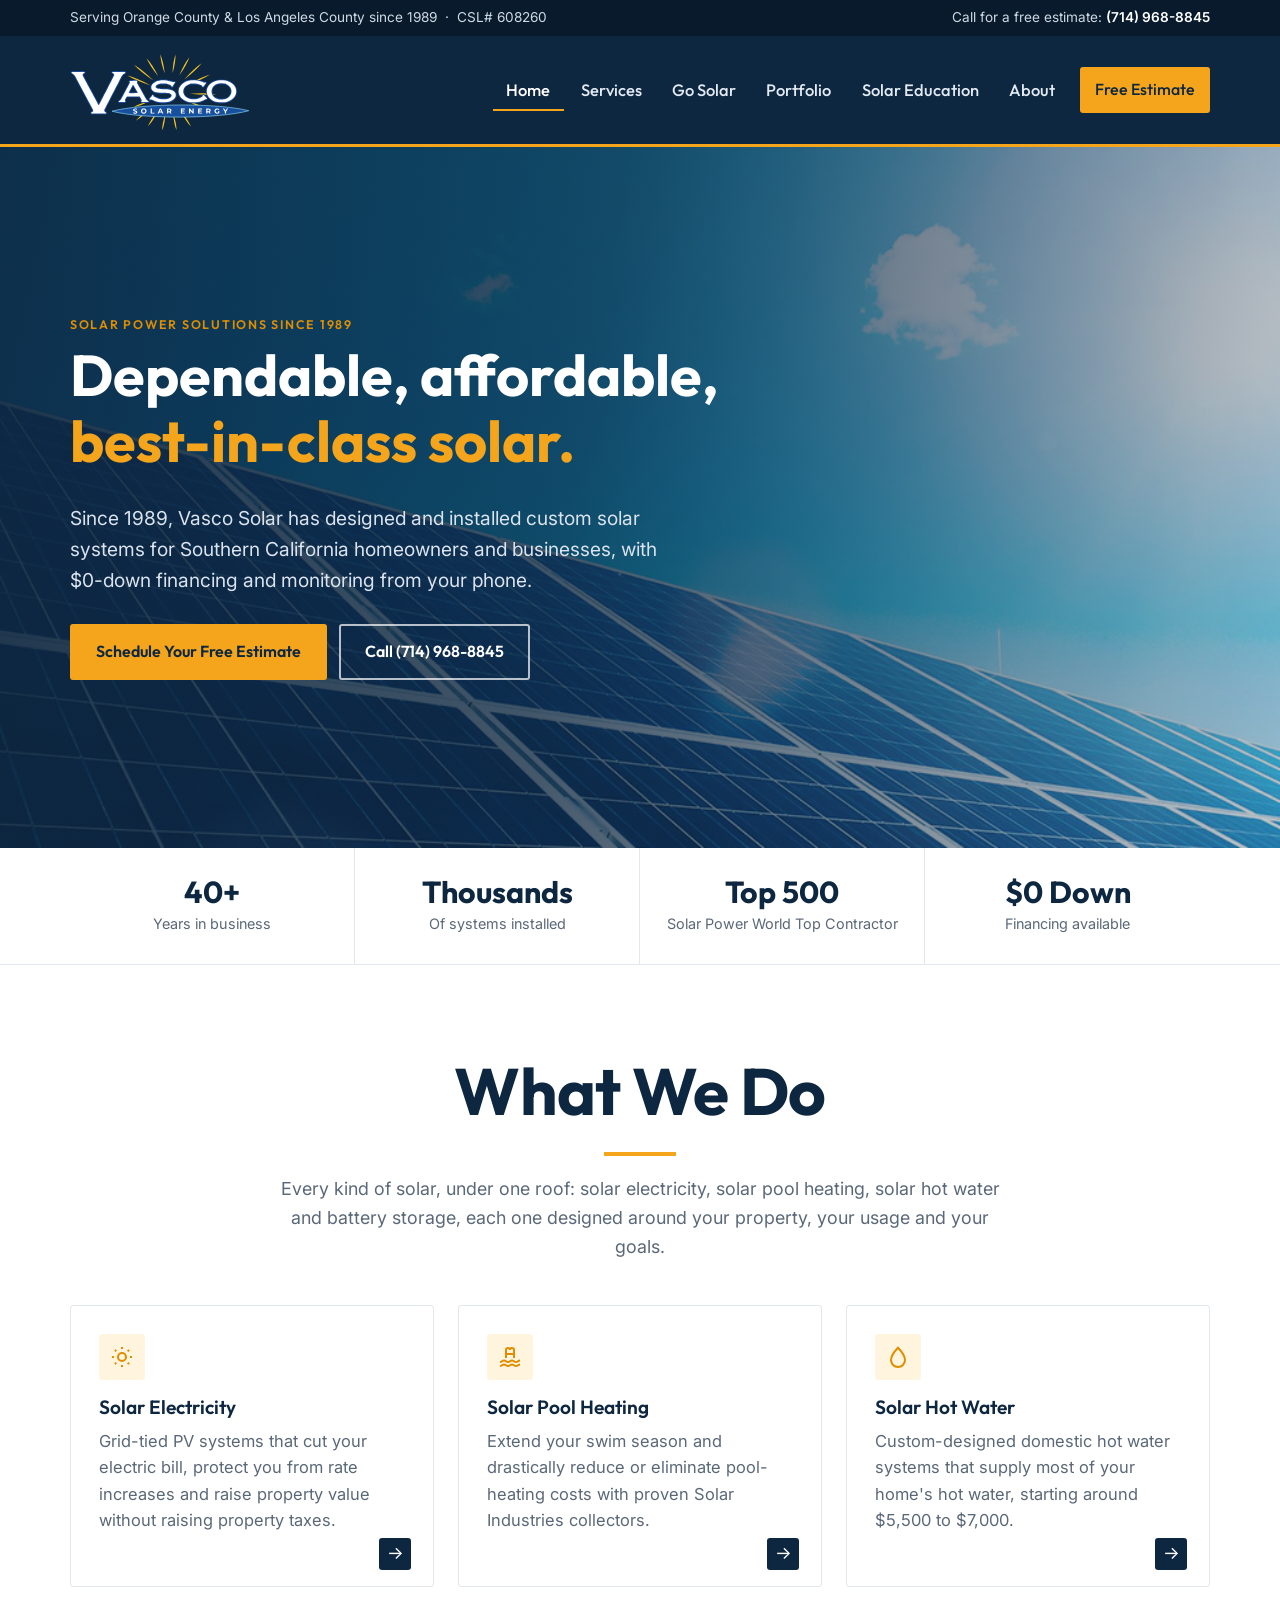
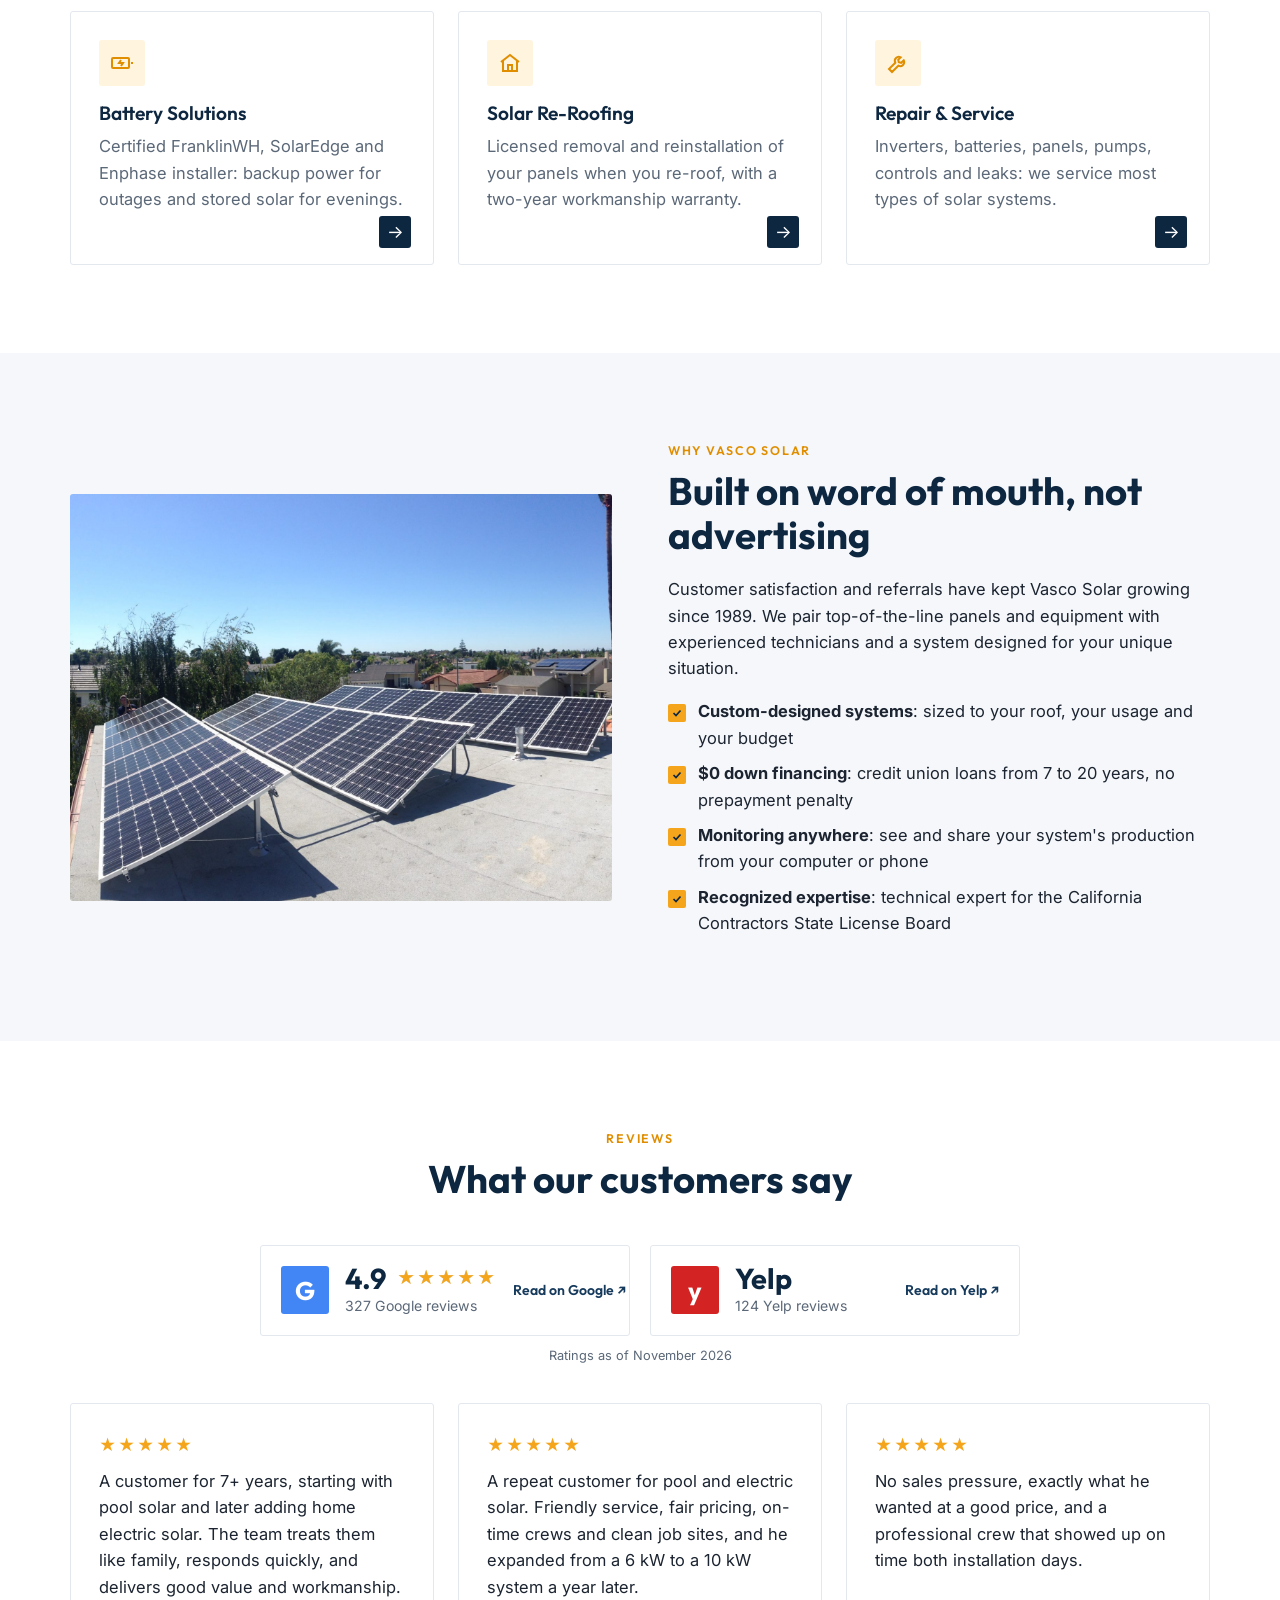
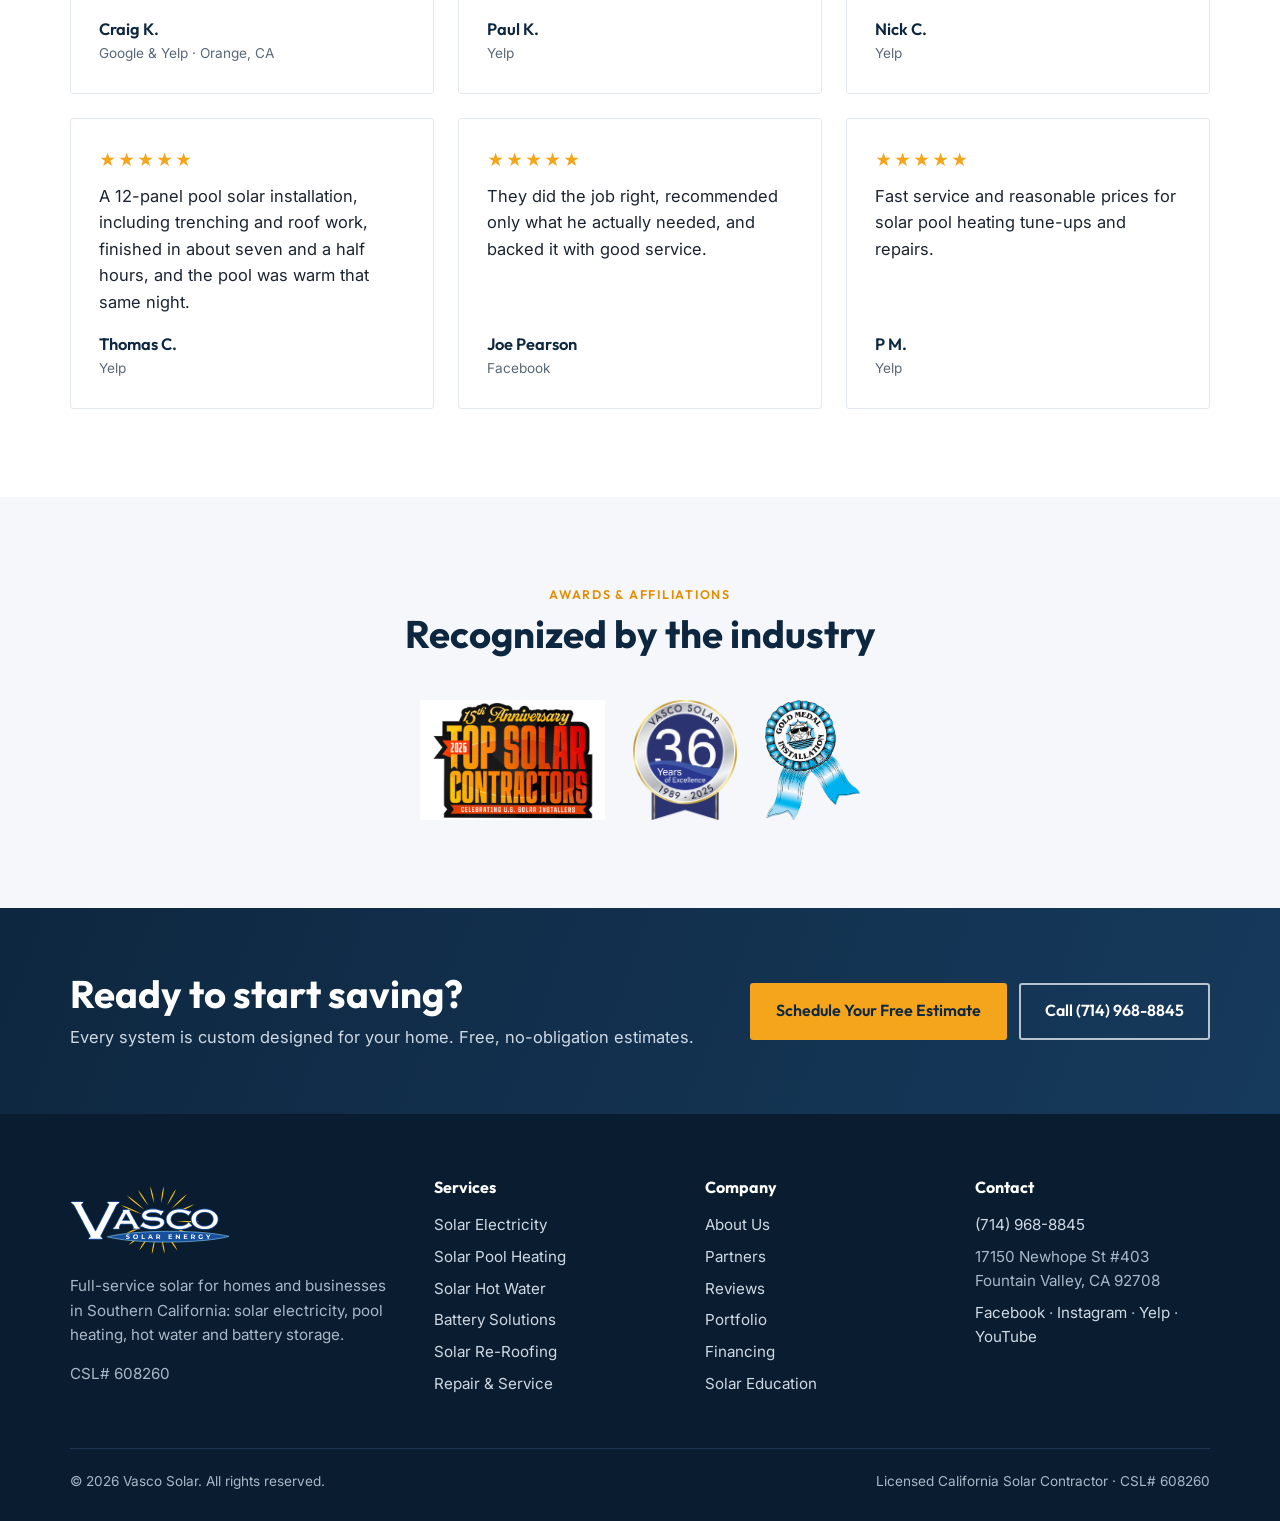
<file: index.html>
<!doctype html>
<html lang="en">
<head>
<meta charset="utf-8">
<meta name="viewport" content="width=device-width,initial-scale=1">
<title>Vasco Solar | Solar Electricity, Pool Heating & Hot Water in Orange County</title>
<meta name="description" content="Vasco Solar designs and installs solar electricity, solar pool heating, solar hot water and battery systems in Orange County and Los Angeles County since 1989.  Free estimates.">
<meta property="og:title" content="Vasco Solar | Solar Electricity, Pool Heating & Hot Water in Orange County">
<meta property="og:description" content="Vasco Solar designs and installs solar electricity, solar pool heating, solar hot water and battery systems in Orange County and Los Angeles County since 1989.  Free estimates.">
<meta property="og:image" content="assets/brand/kit/social-share.jpg">
<link rel="icon" href="assets/brand/kit/favicon.ico">
<link rel="apple-touch-icon" href="assets/brand/kit/apple-touch-icon.png">
<link rel="preconnect" href="https://fonts.googleapis.com">
<link rel="preconnect" href="https://fonts.gstatic.com" crossorigin>
<link href="https://fonts.googleapis.com/css2?family=Inter:wght@400;500;600&family=Outfit:wght@500;600;700&display=swap" rel="stylesheet">
<link rel="stylesheet" href="assets/css/site.css">
</head>
<body>
<div class="topbar"><div class="wrap"><span>Serving Orange County &amp; Los Angeles County since 1989 &nbsp;·&nbsp; CSL# 608260</span><span>Call for a free estimate: <a href="tel:+17149688845">(714) 968-8845</a></span></div></div>
<header class="site"><div class="wrap">
  <a class="brand" href="index.html"><img src="assets/img/vasco-logo-reverse.svg" alt="Vasco Solar Energy"></a>
  <button class="menu-btn" aria-label="Menu">&#9776;</button>
  <nav class="main"><a href="index.html" class="active">Home</a><a href="services.html">Services</a><a href="go-solar.html">Go Solar</a><a href="portfolio.html">Portfolio</a><a href="learn.html">Solar Education</a><a href="about.html">About</a><a class="btn btn-sun" href="contact.html">Free Estimate</a></nav>
</div></header>
<main>

<section class="hero" style="background-image:url(assets/img/hero.jpg)"><div class="wrap">
  <span class="eyebrow">Solar power solutions since 1989</span>
  <h1>Dependable, affordable, <em>best-in-class solar.</em></h1>
  <p>Since 1989, Vasco Solar has designed and installed custom solar systems for Southern California homeowners and businesses, with $0-down financing and monitoring from your phone.</p>
  <div class="actions"><a class="btn btn-sun" href="contact.html">Schedule Your Free Estimate</a><a class="btn btn-ghost" href="tel:+17149688845">Call (714) 968-8845</a></div>
</div></section>
<div class="stats"><div class="wrap">
  <div class="stat"><b>40+</b><span>Years in business</span></div>
  <div class="stat"><b>Thousands</b><span>Of systems installed</span></div>
  <div class="stat"><b>Top 500</b><span>Solar Power World Top Contractor</span></div>
  <div class="stat"><b>$0 Down</b><span>Financing available</span></div>
</div></div>

<section><div class="wrap">
  <div class="head center whatwedo"><h2>What We Do</h2>
  <p class="lede">Every kind of solar, under one roof: solar electricity, solar pool heating, solar hot water and battery storage, each one designed around your property, your usage and your goals.</p></div>
  <div class="grid g3"><a class="card card-link" href="services.html#solar-electricity"><div class="ico"><svg viewBox="0 0 24 24" fill="none" stroke="currentColor" stroke-width="2"><circle cx="12" cy="12" r="4"/><path d="M12 2v2M12 20v2M4.9 4.9l1.4 1.4M17.7 17.7l1.4 1.4M2 12h2M20 12h2M4.9 19.1l1.4-1.4M17.7 6.3l1.4-1.4"/></svg></div><h3>Solar Electricity</h3><p>Grid-tied PV systems that cut your electric bill, protect you from rate increases and raise property value without raising property taxes.</p><span class="go" aria-hidden="true">&#8594;</span></a><a class="card card-link" href="services.html#pool-heating"><div class="ico"><svg viewBox="0 0 24 24" fill="none" stroke="currentColor" stroke-width="2"><path d="M2 17c2 0 2-1.5 4-1.5S8 17 10 17s2-1.5 4-1.5 2 1.5 4 1.5 2-1.5 4-1.5M2 21c2 0 2-1.5 4-1.5S8 21 10 21s2-1.5 4-1.5 2 1.5 4 1.5 2-1.5 4-1.5M8 13V5a2 2 0 0 1 4 0M16 13V5a2 2 0 0 0-4 0M8 9h8"/></svg></div><h3>Solar Pool Heating</h3><p>Extend your swim season and drastically reduce or eliminate pool-heating costs with proven Solar Industries collectors.</p><span class="go" aria-hidden="true">&#8594;</span></a><a class="card card-link" href="services.html#hot-water"><div class="ico"><svg viewBox="0 0 24 24" fill="none" stroke="currentColor" stroke-width="2"><path d="M12 2.7S5 10 5 15a7 7 0 0 0 14 0c0-5-7-12.3-7-12.3z"/></svg></div><h3>Solar Hot Water</h3><p>Custom-designed domestic hot water systems that supply most of your home's hot water, starting around $5,500 to $7,000.</p><span class="go" aria-hidden="true">&#8594;</span></a><a class="card card-link" href="services.html#batteries"><div class="ico"><svg viewBox="0 0 24 24" fill="none" stroke="currentColor" stroke-width="2"><rect x="2" y="7" width="17" height="10" rx="1"/><path d="M22 11v2M11 9l-2 3h4l-2 3"/></svg></div><h3>Battery Solutions</h3><p>Certified FranklinWH, SolarEdge and Enphase installer: backup power for outages and stored solar for evenings.</p><span class="go" aria-hidden="true">&#8594;</span></a><a class="card card-link" href="services.html#reroofing"><div class="ico"><svg viewBox="0 0 24 24" fill="none" stroke="currentColor" stroke-width="2"><path d="M3 11l9-7 9 7M5 10v10h14V10M10 20v-6h4v6"/></svg></div><h3>Solar Re-Roofing</h3><p>Licensed removal and reinstallation of your panels when you re-roof, with a two-year workmanship warranty.</p><span class="go" aria-hidden="true">&#8594;</span></a><a class="card card-link" href="services.html#repair"><div class="ico"><svg viewBox="0 0 24 24" fill="none" stroke="currentColor" stroke-width="2"><path d="M14.7 6.3a4 4 0 0 0-5.4 5.4L3 18l3 3 6.3-6.3a4 4 0 0 0 5.4-5.4l-2.5 2.5-2.4-.6-.6-2.4z"/></svg></div><h3>Repair &amp; Service</h3><p>Inverters, batteries, panels, pumps, controls and leaks: we service most types of solar systems.</p><span class="go" aria-hidden="true">&#8594;</span></a></div>
</div></section>

<section class="alt"><div class="wrap split">
  <img src="assets/img/pv-04.jpg" alt="Rooftop solar electric system in Huntington Beach installed by Vasco Solar" loading="lazy">
  <div><span class="eyebrow">Why Vasco Solar</span><h2>Built on word of mouth, not advertising</h2>
  <p>Customer satisfaction and referrals have kept Vasco Solar growing since 1989.  We pair top-of-the-line panels and equipment with experienced technicians and a system designed for your unique situation.</p>
  <ul class="checks">
    <li><b>Custom-designed systems</b>: sized to your roof, your usage and your budget</li>
    <li><b>$0 down financing</b>: credit union loans from 7 to 20 years, no prepayment penalty</li>
    <li><b>Monitoring anywhere</b>: see and share your system's production from your computer or phone</li>
    <li><b>Recognized expertise</b>: technical expert for the California Contractors State License Board</li>
  </ul></div>
</div></section>

<section><div class="wrap">
  <div class="head center"><span class="eyebrow">Reviews</span><h2>What our customers say</h2></div>
  <div class="ratings"><a class="rating" href="https://www.google.com/maps/search/?api=1&query=Vasco%20Solar%20Fountain%20Valley&query_place_id=ChIJ0ZWEAIbf3IARdOXU-DUsnBo" rel="noopener" target="_blank"><span class="rlogo rl-g">G</span><span class="rbody"><b>4.9</b><span class="rstars" style="--pct:98%" aria-hidden="true">★★★★★</span><small>327 Google reviews</small></span><span class="rgo">Read on Google &#8599;</span></a><a class="rating" href="https://www.yelp.com/biz/vasco-solar-fountain-valley" rel="noopener" target="_blank"><span class="rlogo rl-y">y</span><span class="rbody"><b>Yelp</b><span class="rstars-none"></span><small>124 Yelp reviews</small></span><span class="rgo">Read on Yelp &#8599;</span></a></div><p class="ratings-asof">Ratings as of November 2026</p>
  <div class="grid g3"><div class="review"><div class="stars">★★★★★</div><p>A customer for 7+ years, starting with pool solar and later adding home electric solar.  The team treats them like family, responds quickly, and delivers good value and workmanship.</p><div class="who">Craig K.</div><div class="src">Google &amp; Yelp · Orange, CA</div></div><div class="review"><div class="stars">★★★★★</div><p>A repeat customer for pool and electric solar.  Friendly service, fair pricing, on-time crews and clean job sites, and he expanded from a 6 kW to a 10 kW system a year later.</p><div class="who">Paul K.</div><div class="src">Yelp</div></div><div class="review"><div class="stars">★★★★★</div><p>No sales pressure, exactly what he wanted at a good price, and a professional crew that showed up on time both installation days.</p><div class="who">Nick C.</div><div class="src">Yelp</div></div><div class="review"><div class="stars">★★★★★</div><p>A 12-panel pool solar installation, including trenching and roof work, finished in about seven and a half hours, and the pool was warm that same night.</p><div class="who">Thomas C.</div><div class="src">Yelp</div></div><div class="review"><div class="stars">★★★★★</div><p>They did the job right, recommended only what he actually needed, and backed it with good service.</p><div class="who">Joe Pearson</div><div class="src">Facebook</div></div><div class="review"><div class="stars">★★★★★</div><p>Fast service and reasonable prices for solar pool heating tune-ups and repairs.</p><div class="who">P M.</div><div class="src">Yelp</div></div></div>
</div></section>

<section class="alt"><div class="wrap">
  <div class="head center"><span class="eyebrow">Awards &amp; affiliations</span><h2>Recognized by the industry</h2></div>
  <div class="awards"><img src="assets/img/award-top-contractor-2026.png" alt="Solar Power World Top Solar Contractor 2026"><img src="assets/img/seal-2025.png" alt="Vasco Solar Seal 2025"><img src="assets/img/gold-medal.png" alt="Aquatherm Gold Medal Installer"></div>
</div></section>

</main>
<section class="cta"><div class="wrap">
  <div><h2>Ready to start saving?</h2><p>Every system is custom designed for your home.  Free, no-obligation estimates.</p></div>
  <div class="actions"><a class="btn btn-sun" href="contact.html">Schedule Your Free Estimate</a><a class="btn btn-ghost" href="tel:+17149688845">Call (714) 968-8845</a></div>
</div></section>
<footer class="site"><div class="wrap">
  <div class="cols">
    <div><img class="logo-bw" src="assets/img/vasco-logo-reverse.svg" alt="Vasco Solar Energy">
      <p>Full-service solar for homes and businesses in Southern California: solar electricity, pool heating, hot water and battery storage.</p>
      <p>CSL# 608260</p></div>
    <div><h4>Services</h4><ul>
      <li><a href="services.html#solar-electricity">Solar Electricity</a></li><li><a href="services.html#pool-heating">Solar Pool Heating</a></li>
      <li><a href="services.html#hot-water">Solar Hot Water</a></li><li><a href="services.html#batteries">Battery Solutions</a></li>
      <li><a href="services.html#reroofing">Solar Re-Roofing</a></li><li><a href="services.html#repair">Repair &amp; Service</a></li></ul></div>
    <div><h4>Company</h4><ul>
      <li><a href="about.html">About Us</a></li><li><a href="about.html#partners">Partners</a></li><li><a href="about.html#reviews">Reviews</a></li>
      <li><a href="portfolio.html">Portfolio</a></li><li><a href="go-solar.html#financing">Financing</a></li><li><a href="learn.html">Solar Education</a></li></ul></div>
    <div><h4>Contact</h4><ul>
      <li><a href="tel:+17149688845">(714) 968-8845</a></li><li>17150 Newhope St #403<br>Fountain Valley, CA 92708</li>
      <li><a href="https://www.facebook.com/pages/Vasco-Solar-Energy/166852197671" rel="noopener">Facebook</a> · <a href="https://instagram.com/vascosolar" rel="noopener">Instagram</a> · <a href="https://www.yelp.com/biz/vasco-solar-fountain-valley" rel="noopener">Yelp</a> · <a href="https://www.youtube.com/channel/UChk1ZMSTl4NAo8vS2-lmLlQ" rel="noopener">YouTube</a></li></ul></div>
  </div>
  <div class="legal"><span>&copy; <span class="year">2026</span> Vasco Solar.  All rights reserved.</span><span>Licensed California Solar Contractor · CSL# 608260</span></div>
</div></footer>
<div class="lightbox"><button aria-label="Close">&times;</button><img alt=""></div>
<script src="assets/js/site.js"></script>
</body>
</html>
</file>
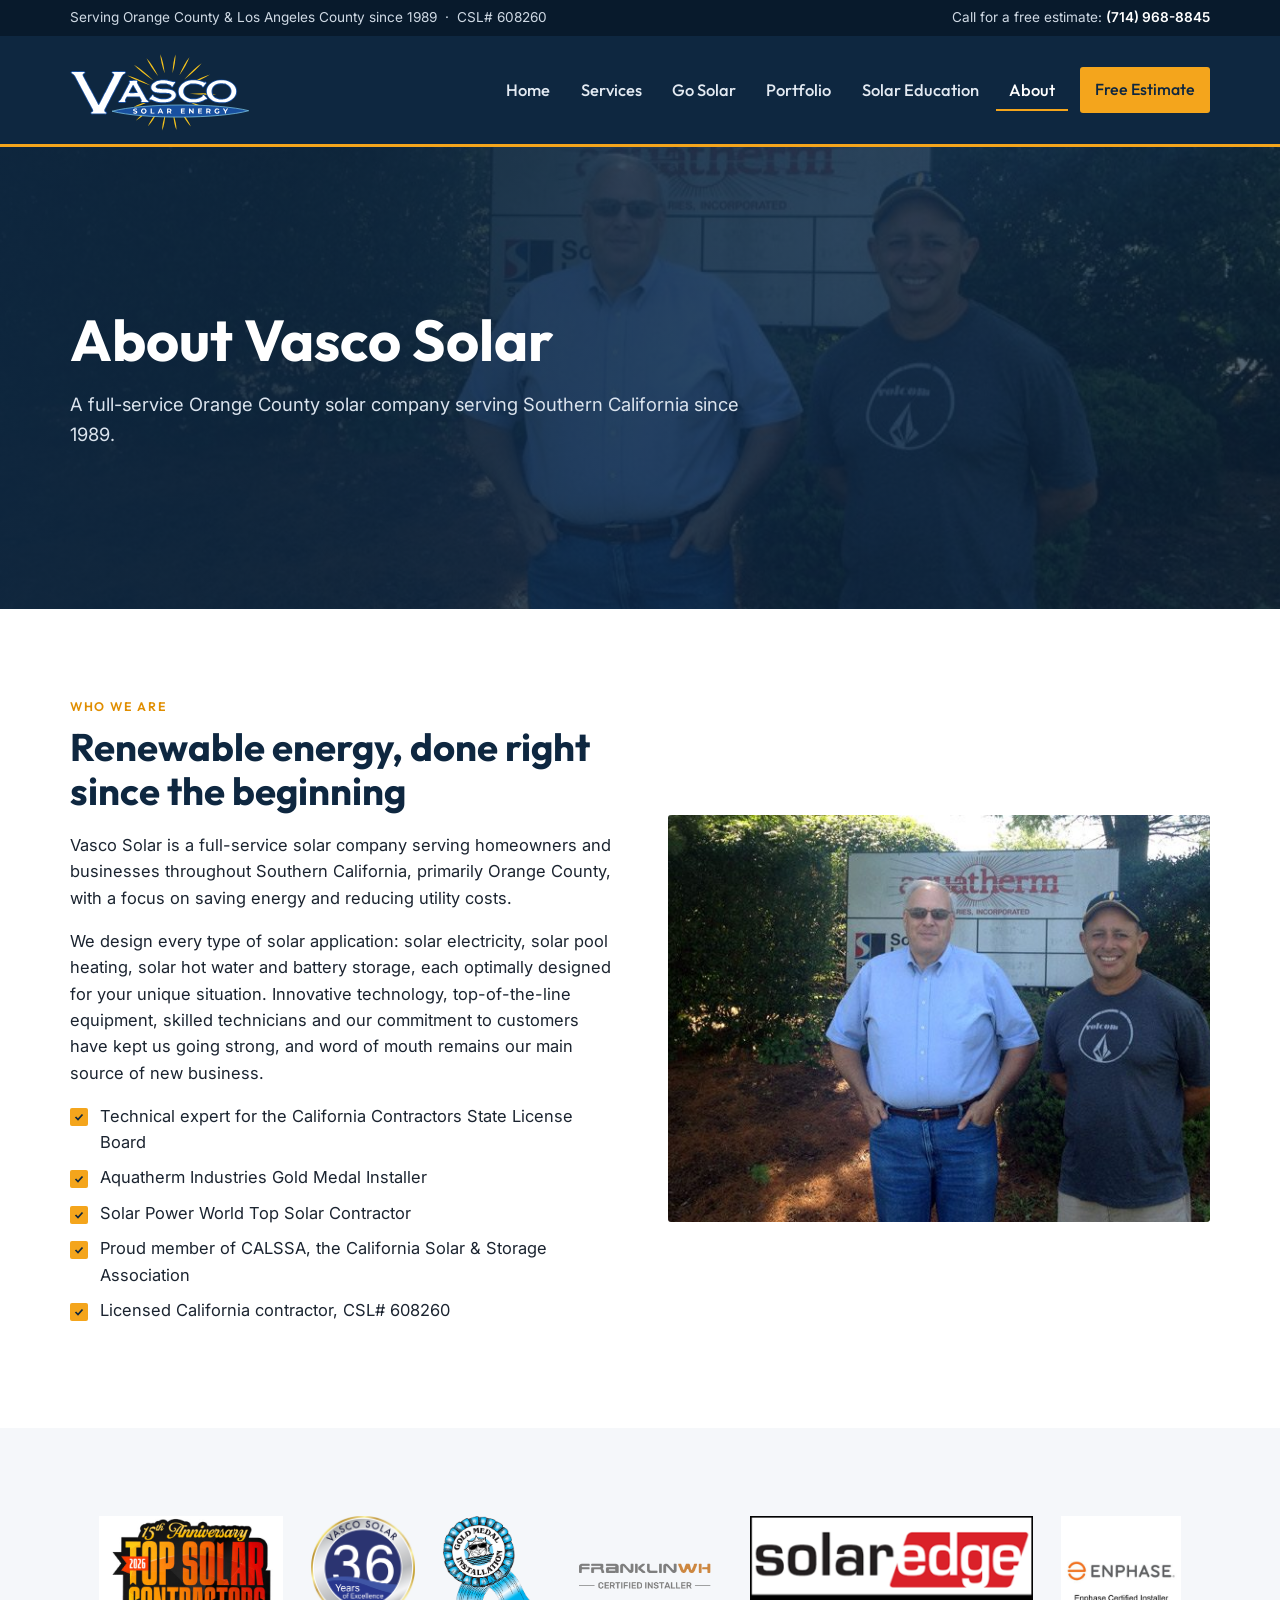
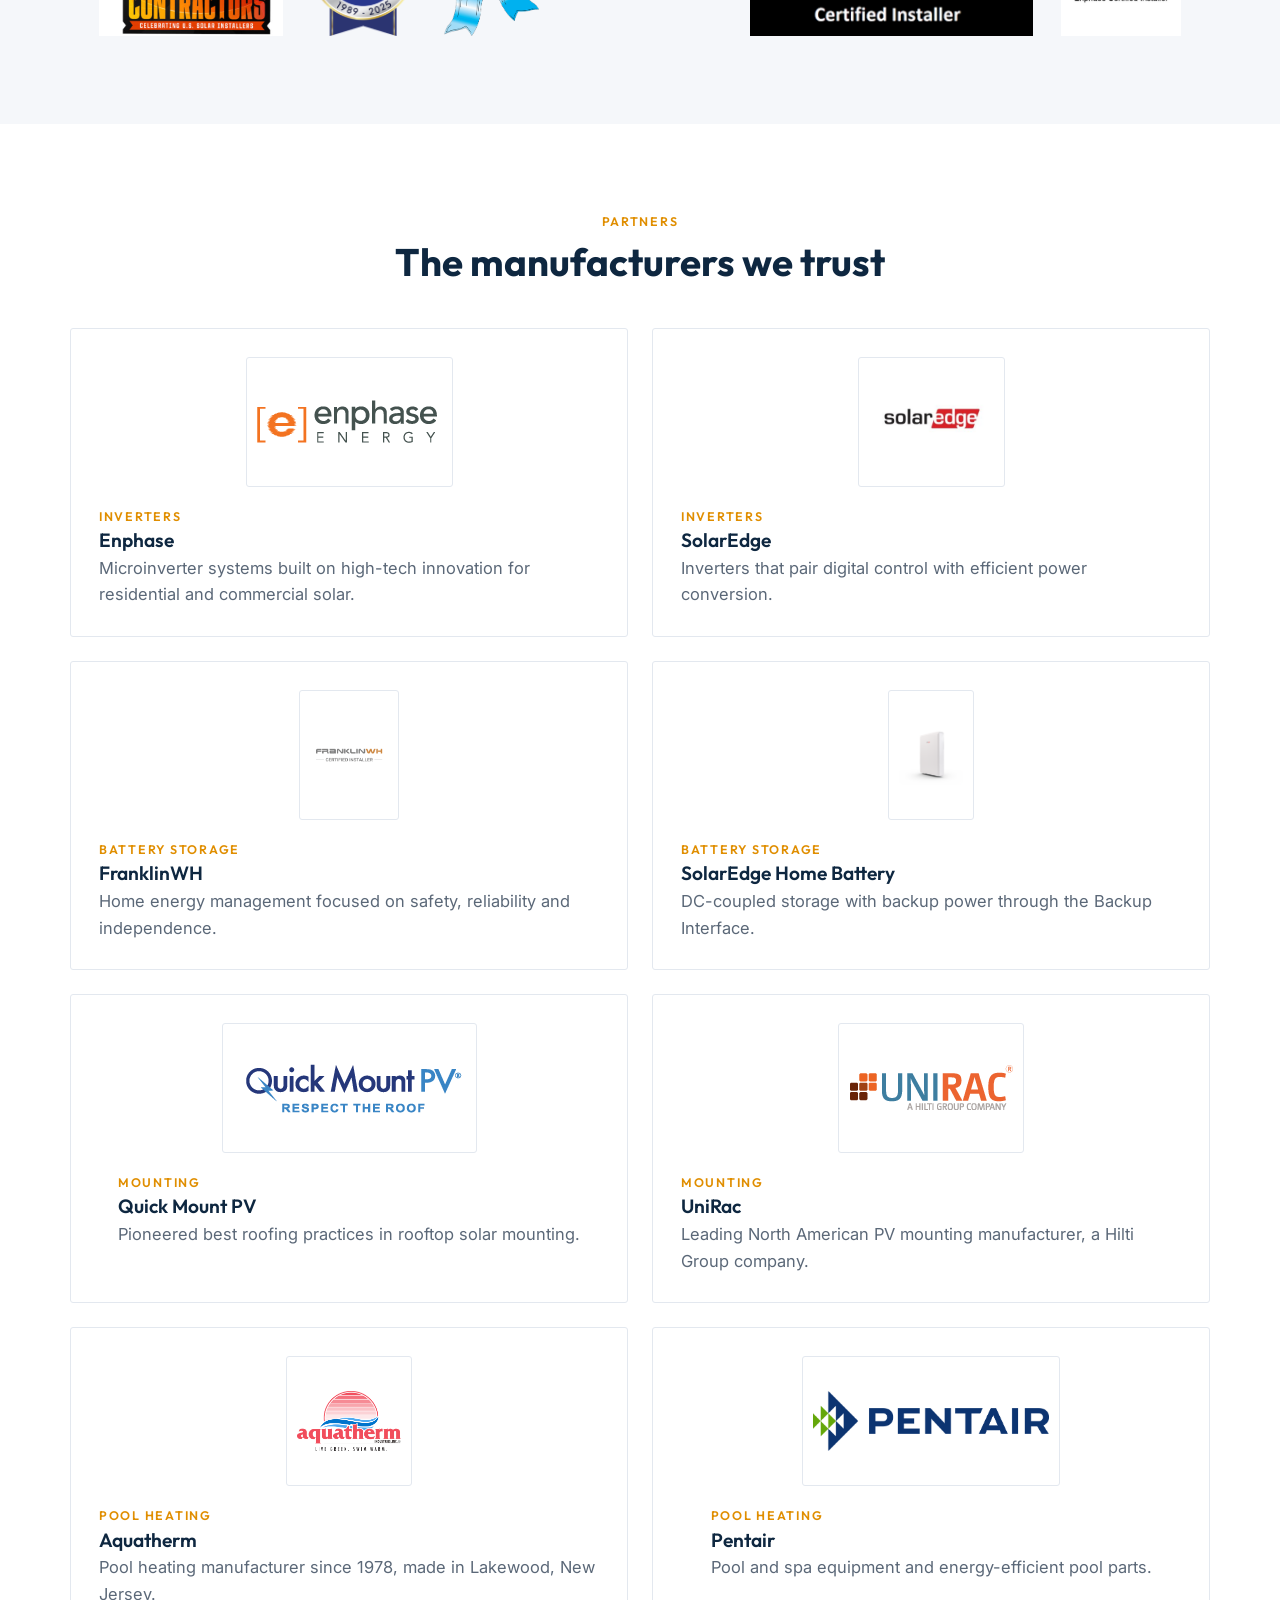
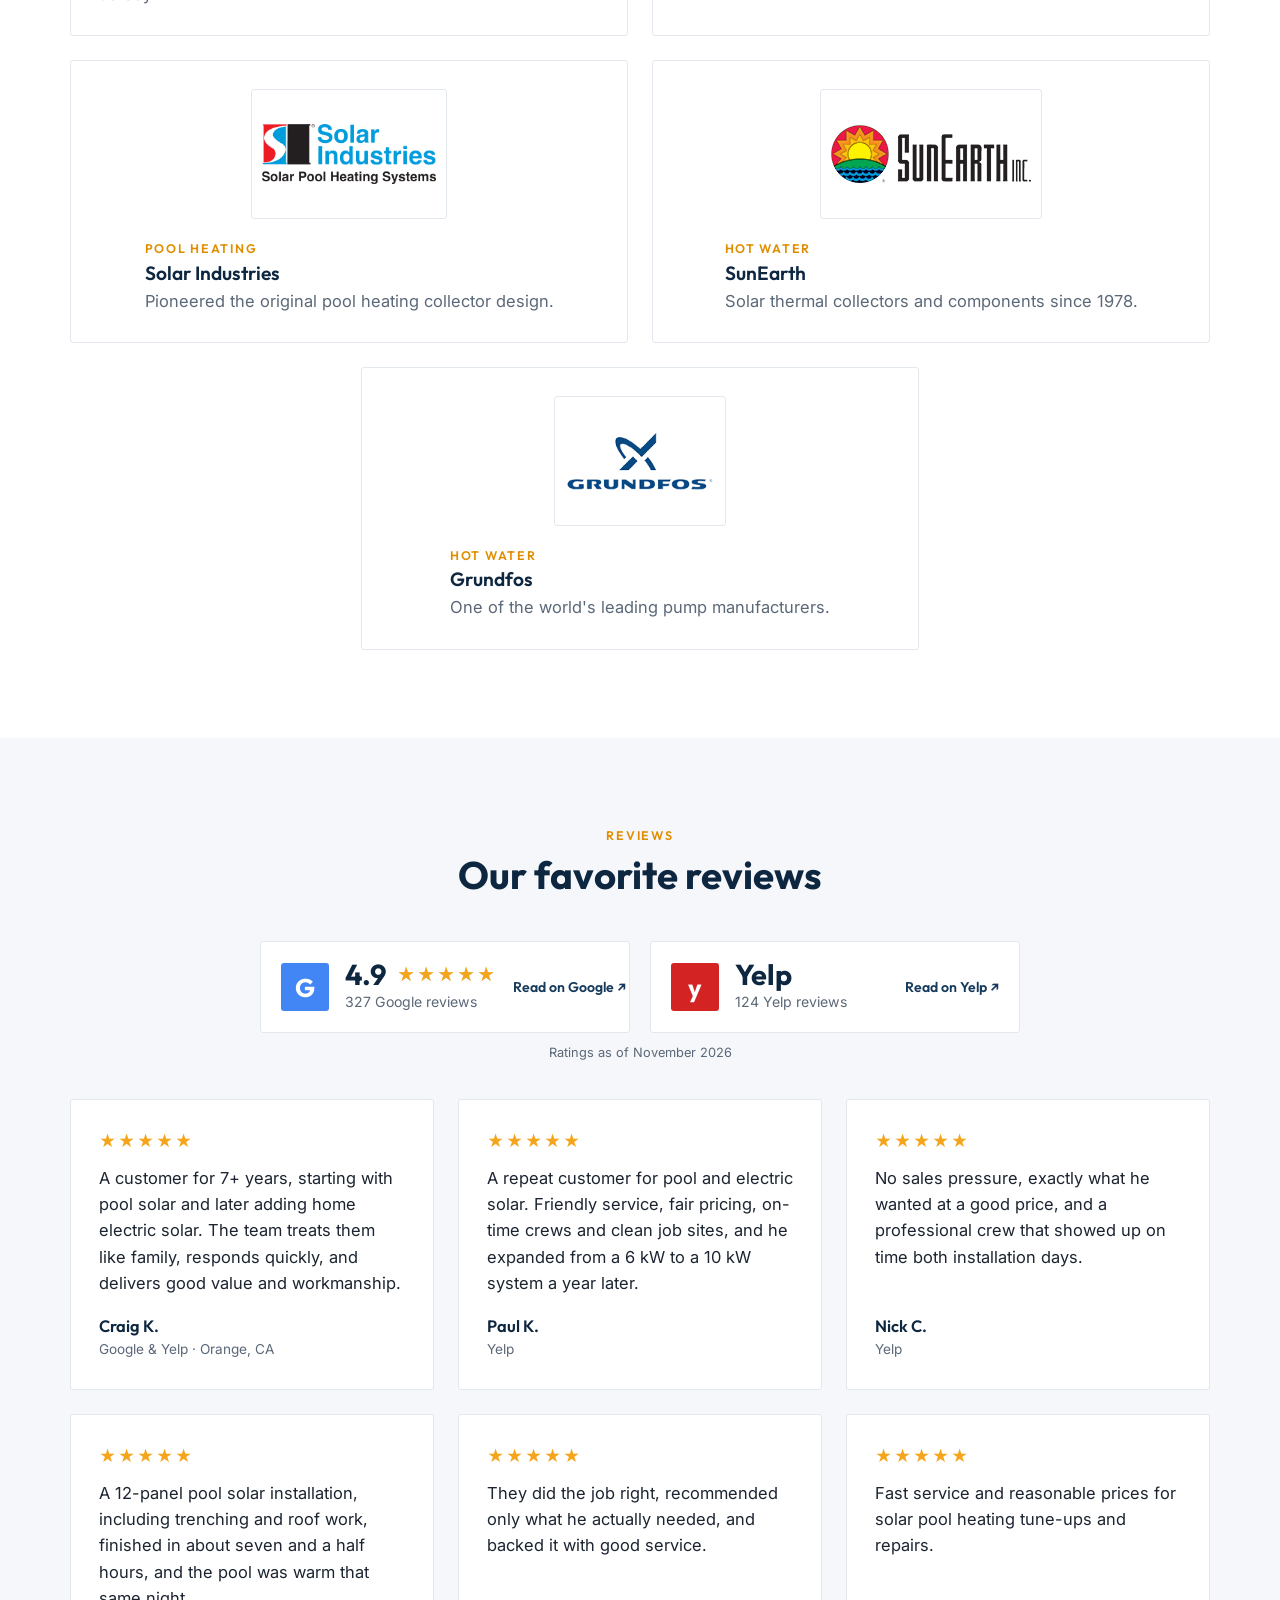
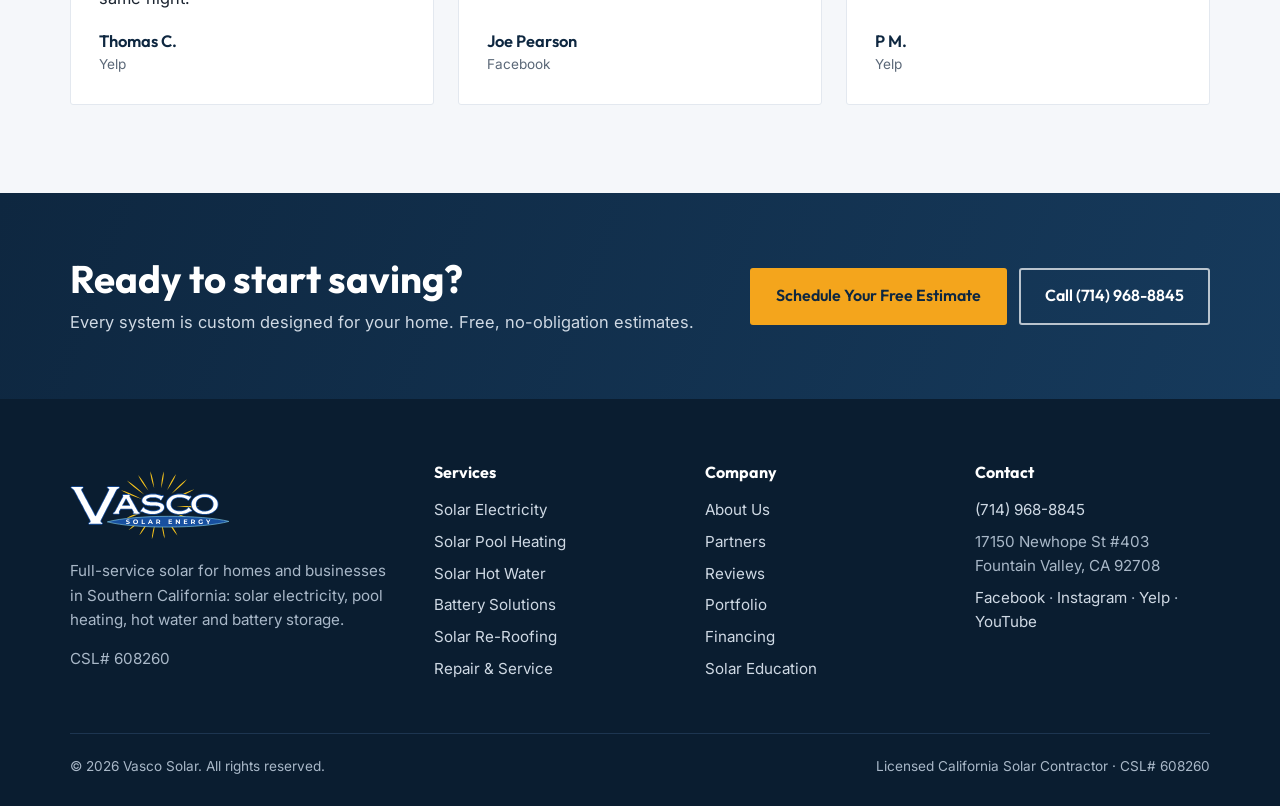
<file: about.html>
<!doctype html>
<html lang="en">
<head>
<meta charset="utf-8">
<meta name="viewport" content="width=device-width,initial-scale=1">
<title>About Us | Vasco Solar</title>
<meta name="description" content="Vasco Solar is a full-service Orange County solar company serving Southern California since 1989, Top 500 Solar Contractor honors and CALSSA membership.">
<meta property="og:title" content="About Us | Vasco Solar">
<meta property="og:description" content="Vasco Solar is a full-service Orange County solar company serving Southern California since 1989, Top 500 Solar Contractor honors and CALSSA membership.">
<meta property="og:image" content="assets/brand/kit/social-share.jpg">
<link rel="icon" href="assets/brand/kit/favicon.ico">
<link rel="apple-touch-icon" href="assets/brand/kit/apple-touch-icon.png">
<link rel="preconnect" href="https://fonts.googleapis.com">
<link rel="preconnect" href="https://fonts.gstatic.com" crossorigin>
<link href="https://fonts.googleapis.com/css2?family=Inter:wght@400;500;600&family=Outfit:wght@500;600;700&display=swap" rel="stylesheet">
<link rel="stylesheet" href="assets/css/site.css">
</head>
<body>
<div class="topbar"><div class="wrap"><span>Serving Orange County &amp; Los Angeles County since 1989 &nbsp;·&nbsp; CSL# 608260</span><span>Call for a free estimate: <a href="tel:+17149688845">(714) 968-8845</a></span></div></div>
<header class="site"><div class="wrap">
  <a class="brand" href="index.html"><img src="assets/img/vasco-logo-reverse.svg" alt="Vasco Solar Energy"></a>
  <button class="menu-btn" aria-label="Menu">&#9776;</button>
  <nav class="main"><a href="index.html">Home</a><a href="services.html">Services</a><a href="go-solar.html">Go Solar</a><a href="portfolio.html">Portfolio</a><a href="learn.html">Solar Education</a><a href="about.html" class="active">About</a><a class="btn btn-sun" href="contact.html">Free Estimate</a></nav>
</div></header>
<main>
<section class="page-hero" style="background-image:url(assets/img/pool-aquatherm.jpg)"><div class="wrap"><h1>About Vasco Solar</h1><p>A full-service Orange County solar company serving Southern California since 1989.</p></div></section>
<section><div class="wrap split">
 <div><span class="eyebrow">Who we are</span><h2>Renewable energy, done right since the beginning</h2>
 <p>Vasco Solar is a full-service solar company serving homeowners and businesses throughout Southern California, primarily Orange County, with a focus on saving energy and reducing utility costs.</p>
 <p>We design every type of solar application: solar electricity, solar pool heating, solar hot water and battery storage, each optimally designed for your unique situation.  Innovative technology, top-of-the-line equipment, skilled technicians and our commitment to customers have kept us going strong, and word of mouth remains our main source of new business.</p>
 <ul class="checks"><li>Technical expert for the California Contractors State License Board</li><li>Aquatherm Industries Gold Medal Installer</li><li>Solar Power World Top Solar Contractor</li><li>Proud member of CALSSA, the California Solar &amp; Storage Association</li><li>Licensed California contractor, CSL# 608260</li></ul></div>
 <img src="assets/img/pool-aquatherm.jpg" alt="Rick Vasquez of Vasco Solar with Aquatherm CEO Dave Sizelove at the Aquatherm plant, 2014" loading="lazy">
</div></section>

<section class="alt"><div class="wrap">
 <div class="awards"><img src="assets/img/award-top-contractor-2026.png" alt="Solar Power World Top Solar Contractor 2026"><img src="assets/img/seal-2025.png" alt="Vasco Solar Seal 2025"><img src="assets/img/gold-medal.png" alt="Aquatherm Gold Medal Installer"><img src="assets/img/cert-franklinwh.png" alt="FranklinWH Certified Installer"><img src="assets/img/cert-solaredge.png" alt="SolarEdge Certified Installer"><img src="assets/img/cert-enphase.jpg" alt="Enphase Certified Installer"></div>
</div></section>

<section id="partners"><div class="wrap">
 <div class="head center"><span class="eyebrow">Partners</span><h2>The manufacturers we trust</h2></div>
 <div class="grid g2"><div class="card partner"><div class="lg"><img src="assets/img/logo-enphase.png" alt="Enphase" loading="lazy"></div><div><span class="eyebrow" style="margin-bottom:.2em">Inverters</span><h3 style="margin-bottom:.2em">Enphase</h3><p>Microinverter systems built on high-tech innovation for residential and commercial solar.</p></div></div><div class="card partner"><div class="lg"><img src="assets/img/logo-solaredge.jpg" alt="SolarEdge" loading="lazy"></div><div><span class="eyebrow" style="margin-bottom:.2em">Inverters</span><h3 style="margin-bottom:.2em">SolarEdge</h3><p>Inverters that pair digital control with efficient power conversion.</p></div></div><div class="card partner"><div class="lg"><img src="assets/img/cert-franklinwh.png" alt="FranklinWH" loading="lazy"></div><div><span class="eyebrow" style="margin-bottom:.2em">Battery Storage</span><h3 style="margin-bottom:.2em">FranklinWH</h3><p>Home energy management focused on safety, reliability and independence.</p></div></div><div class="card partner"><div class="lg"><img src="assets/img/logo-se-battery.png" alt="SolarEdge Home Battery" loading="lazy"></div><div><span class="eyebrow" style="margin-bottom:.2em">Battery Storage</span><h3 style="margin-bottom:.2em">SolarEdge Home Battery</h3><p>DC-coupled storage with backup power through the Backup Interface.</p></div></div><div class="card partner"><div class="lg"><img src="assets/img/logo-quickmount.png" alt="Quick Mount PV" loading="lazy"></div><div><span class="eyebrow" style="margin-bottom:.2em">Mounting</span><h3 style="margin-bottom:.2em">Quick Mount PV</h3><p>Pioneered best roofing practices in rooftop solar mounting.</p></div></div><div class="card partner"><div class="lg"><img src="assets/img/logo-unirac.png" alt="UniRac" loading="lazy"></div><div><span class="eyebrow" style="margin-bottom:.2em">Mounting</span><h3 style="margin-bottom:.2em">UniRac</h3><p>Leading North American PV mounting manufacturer, a Hilti Group company.</p></div></div><div class="card partner"><div class="lg"><img src="assets/img/logo-aquatherm.png" alt="Aquatherm" loading="lazy"></div><div><span class="eyebrow" style="margin-bottom:.2em">Pool Heating</span><h3 style="margin-bottom:.2em">Aquatherm</h3><p>Pool heating manufacturer since 1978, made in Lakewood, New Jersey.</p></div></div><div class="card partner"><div class="lg"><img src="assets/img/logo-pentair.jpg" alt="Pentair" loading="lazy"></div><div><span class="eyebrow" style="margin-bottom:.2em">Pool Heating</span><h3 style="margin-bottom:.2em">Pentair</h3><p>Pool and spa equipment and energy-efficient pool parts.</p></div></div><div class="card partner"><div class="lg"><img src="assets/img/logo-si.png" alt="Solar Industries" loading="lazy"></div><div><span class="eyebrow" style="margin-bottom:.2em">Pool Heating</span><h3 style="margin-bottom:.2em">Solar Industries</h3><p>Pioneered the original pool heating collector design.</p></div></div><div class="card partner"><div class="lg"><img src="assets/img/logo-sunearth.png" alt="SunEarth" loading="lazy"></div><div><span class="eyebrow" style="margin-bottom:.2em">Hot Water</span><h3 style="margin-bottom:.2em">SunEarth</h3><p>Solar thermal collectors and components since 1978.</p></div></div><div class="card partner"><div class="lg"><img src="assets/img/logo-grundfos.png" alt="Grundfos" loading="lazy"></div><div><span class="eyebrow" style="margin-bottom:.2em">Hot Water</span><h3 style="margin-bottom:.2em">Grundfos</h3><p>One of the world's leading pump manufacturers.</p></div></div></div>
</div></section>

<section class="alt" id="reviews"><div class="wrap">
 <div class="head center"><span class="eyebrow">Reviews</span><h2>Our favorite reviews</h2></div>
 <div class="ratings"><a class="rating" href="https://www.google.com/maps/search/?api=1&query=Vasco%20Solar%20Fountain%20Valley&query_place_id=ChIJ0ZWEAIbf3IARdOXU-DUsnBo" rel="noopener" target="_blank"><span class="rlogo rl-g">G</span><span class="rbody"><b>4.9</b><span class="rstars" style="--pct:98%" aria-hidden="true">★★★★★</span><small>327 Google reviews</small></span><span class="rgo">Read on Google &#8599;</span></a><a class="rating" href="https://www.yelp.com/biz/vasco-solar-fountain-valley" rel="noopener" target="_blank"><span class="rlogo rl-y">y</span><span class="rbody"><b>Yelp</b><span class="rstars-none"></span><small>124 Yelp reviews</small></span><span class="rgo">Read on Yelp &#8599;</span></a></div><p class="ratings-asof">Ratings as of November 2026</p>
 <div class="grid g3"><div class="review"><div class="stars">★★★★★</div><p>A customer for 7+ years, starting with pool solar and later adding home electric solar.  The team treats them like family, responds quickly, and delivers good value and workmanship.</p><div class="who">Craig K.</div><div class="src">Google &amp; Yelp · Orange, CA</div></div><div class="review"><div class="stars">★★★★★</div><p>A repeat customer for pool and electric solar.  Friendly service, fair pricing, on-time crews and clean job sites, and he expanded from a 6 kW to a 10 kW system a year later.</p><div class="who">Paul K.</div><div class="src">Yelp</div></div><div class="review"><div class="stars">★★★★★</div><p>No sales pressure, exactly what he wanted at a good price, and a professional crew that showed up on time both installation days.</p><div class="who">Nick C.</div><div class="src">Yelp</div></div><div class="review"><div class="stars">★★★★★</div><p>A 12-panel pool solar installation, including trenching and roof work, finished in about seven and a half hours, and the pool was warm that same night.</p><div class="who">Thomas C.</div><div class="src">Yelp</div></div><div class="review"><div class="stars">★★★★★</div><p>They did the job right, recommended only what he actually needed, and backed it with good service.</p><div class="who">Joe Pearson</div><div class="src">Facebook</div></div><div class="review"><div class="stars">★★★★★</div><p>Fast service and reasonable prices for solar pool heating tune-ups and repairs.</p><div class="who">P M.</div><div class="src">Yelp</div></div></div>
</div></section>

</main>
<section class="cta"><div class="wrap">
  <div><h2>Ready to start saving?</h2><p>Every system is custom designed for your home.  Free, no-obligation estimates.</p></div>
  <div class="actions"><a class="btn btn-sun" href="contact.html">Schedule Your Free Estimate</a><a class="btn btn-ghost" href="tel:+17149688845">Call (714) 968-8845</a></div>
</div></section>
<footer class="site"><div class="wrap">
  <div class="cols">
    <div><img class="logo-bw" src="assets/img/vasco-logo-reverse.svg" alt="Vasco Solar Energy">
      <p>Full-service solar for homes and businesses in Southern California: solar electricity, pool heating, hot water and battery storage.</p>
      <p>CSL# 608260</p></div>
    <div><h4>Services</h4><ul>
      <li><a href="services.html#solar-electricity">Solar Electricity</a></li><li><a href="services.html#pool-heating">Solar Pool Heating</a></li>
      <li><a href="services.html#hot-water">Solar Hot Water</a></li><li><a href="services.html#batteries">Battery Solutions</a></li>
      <li><a href="services.html#reroofing">Solar Re-Roofing</a></li><li><a href="services.html#repair">Repair &amp; Service</a></li></ul></div>
    <div><h4>Company</h4><ul>
      <li><a href="about.html">About Us</a></li><li><a href="about.html#partners">Partners</a></li><li><a href="about.html#reviews">Reviews</a></li>
      <li><a href="portfolio.html">Portfolio</a></li><li><a href="go-solar.html#financing">Financing</a></li><li><a href="learn.html">Solar Education</a></li></ul></div>
    <div><h4>Contact</h4><ul>
      <li><a href="tel:+17149688845">(714) 968-8845</a></li><li>17150 Newhope St #403<br>Fountain Valley, CA 92708</li>
      <li><a href="https://www.facebook.com/pages/Vasco-Solar-Energy/166852197671" rel="noopener">Facebook</a> · <a href="https://instagram.com/vascosolar" rel="noopener">Instagram</a> · <a href="https://www.yelp.com/biz/vasco-solar-fountain-valley" rel="noopener">Yelp</a> · <a href="https://www.youtube.com/channel/UChk1ZMSTl4NAo8vS2-lmLlQ" rel="noopener">YouTube</a></li></ul></div>
  </div>
  <div class="legal"><span>&copy; <span class="year">2026</span> Vasco Solar.  All rights reserved.</span><span>Licensed California Solar Contractor · CSL# 608260</span></div>
</div></footer>
<div class="lightbox"><button aria-label="Close">&times;</button><img alt=""></div>
<script src="assets/js/site.js"></script>
</body>
</html>
</file>
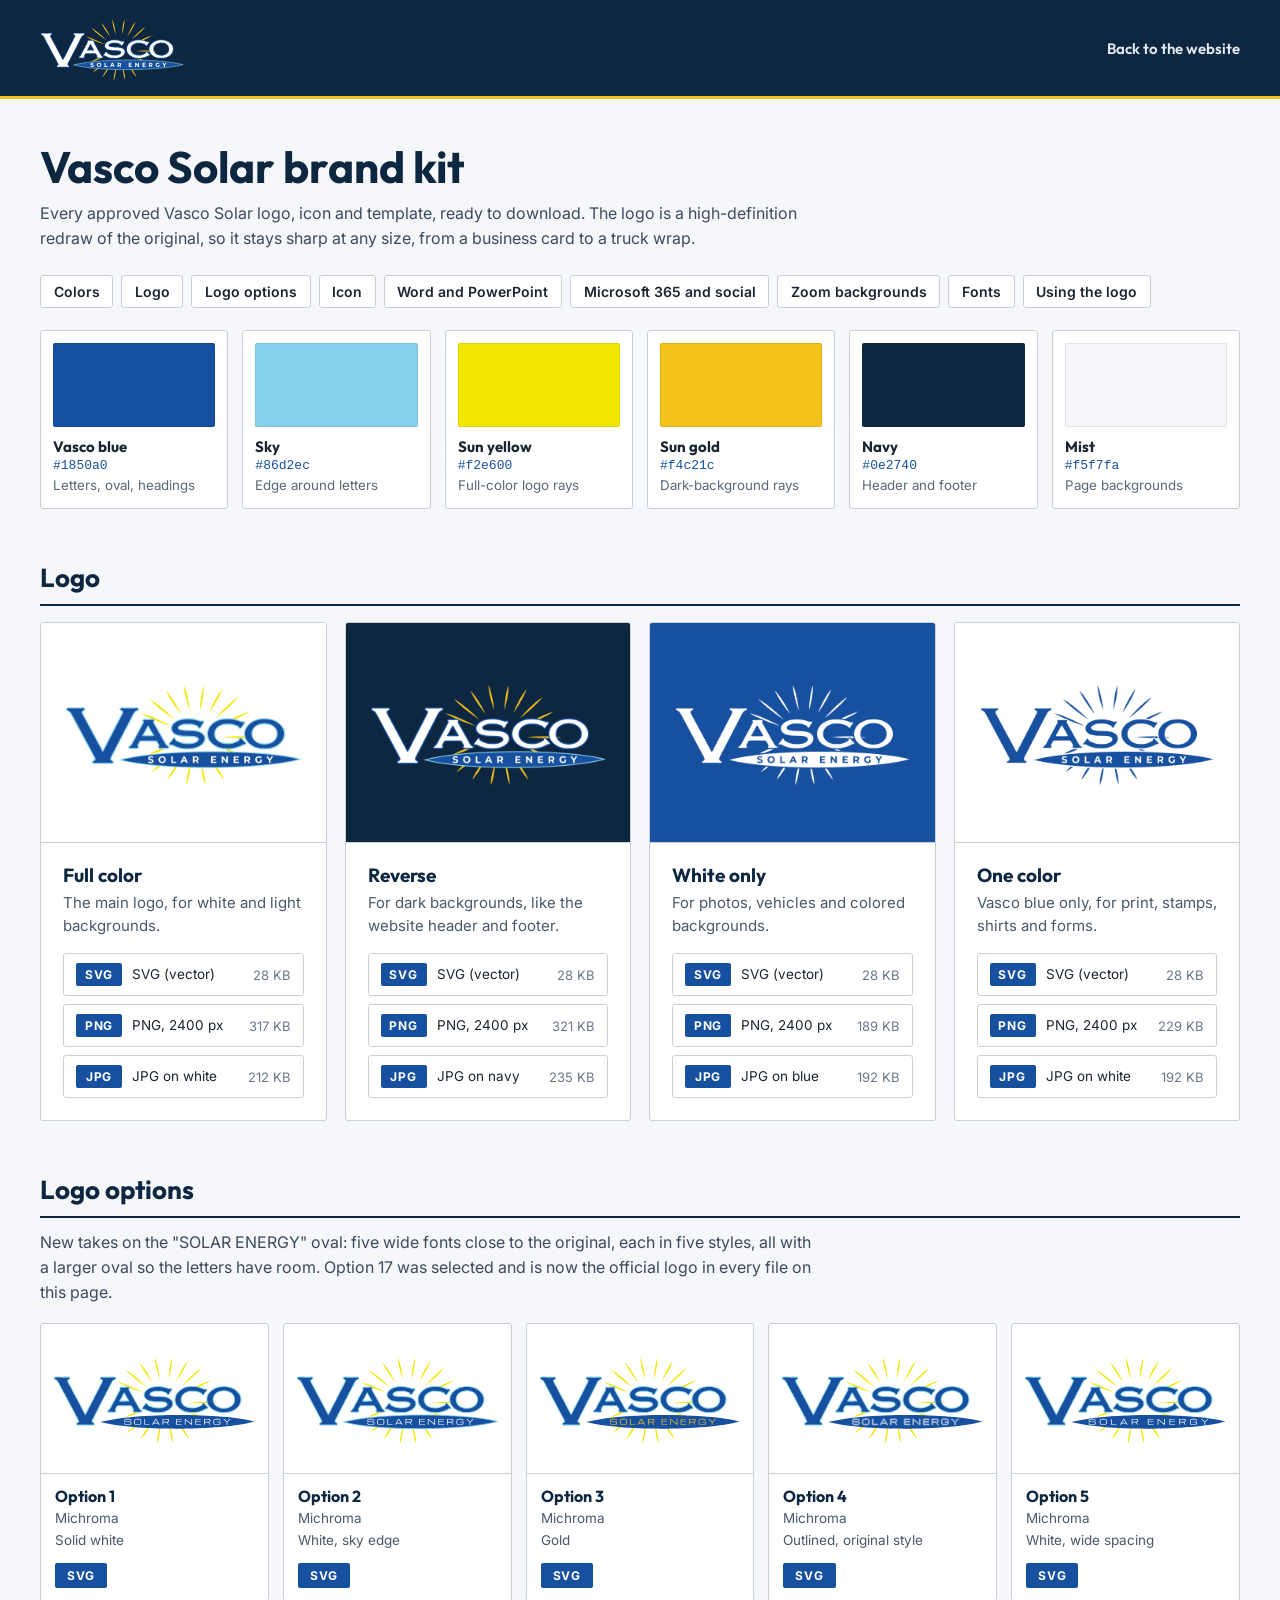
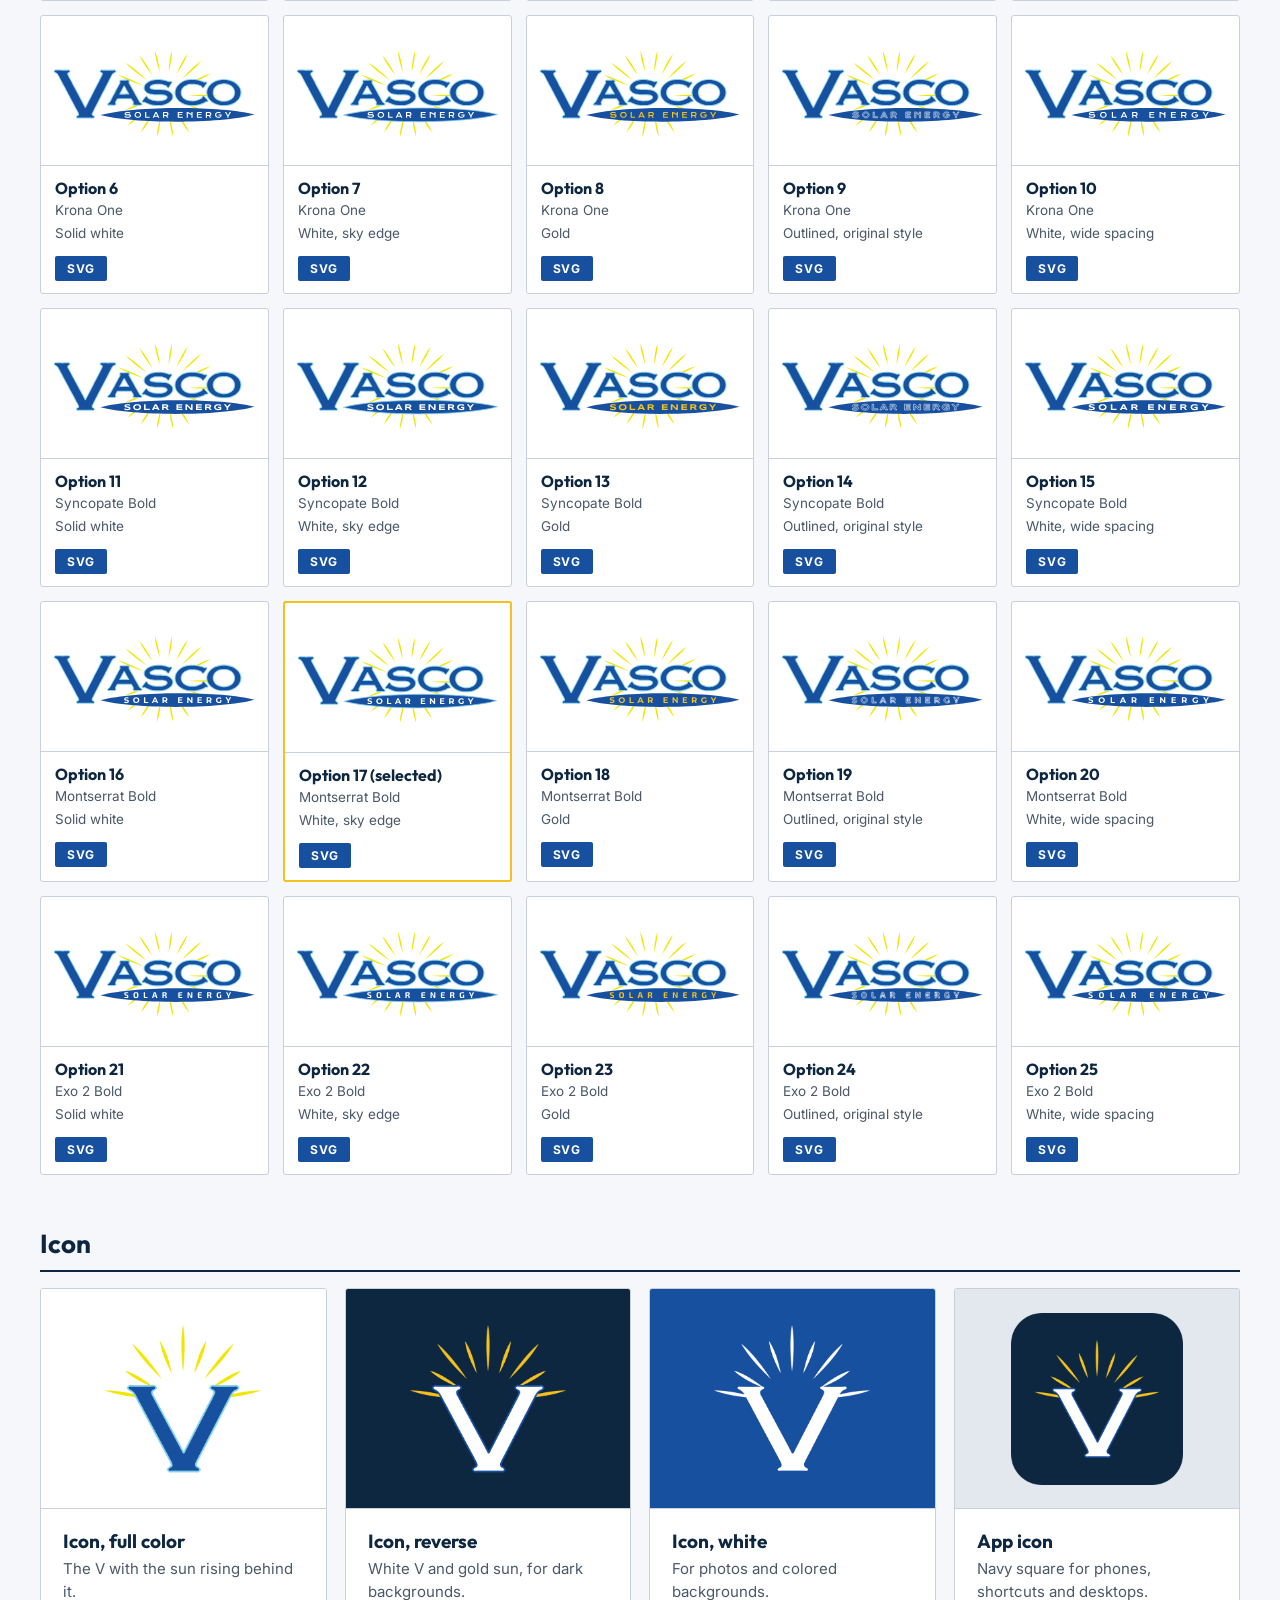
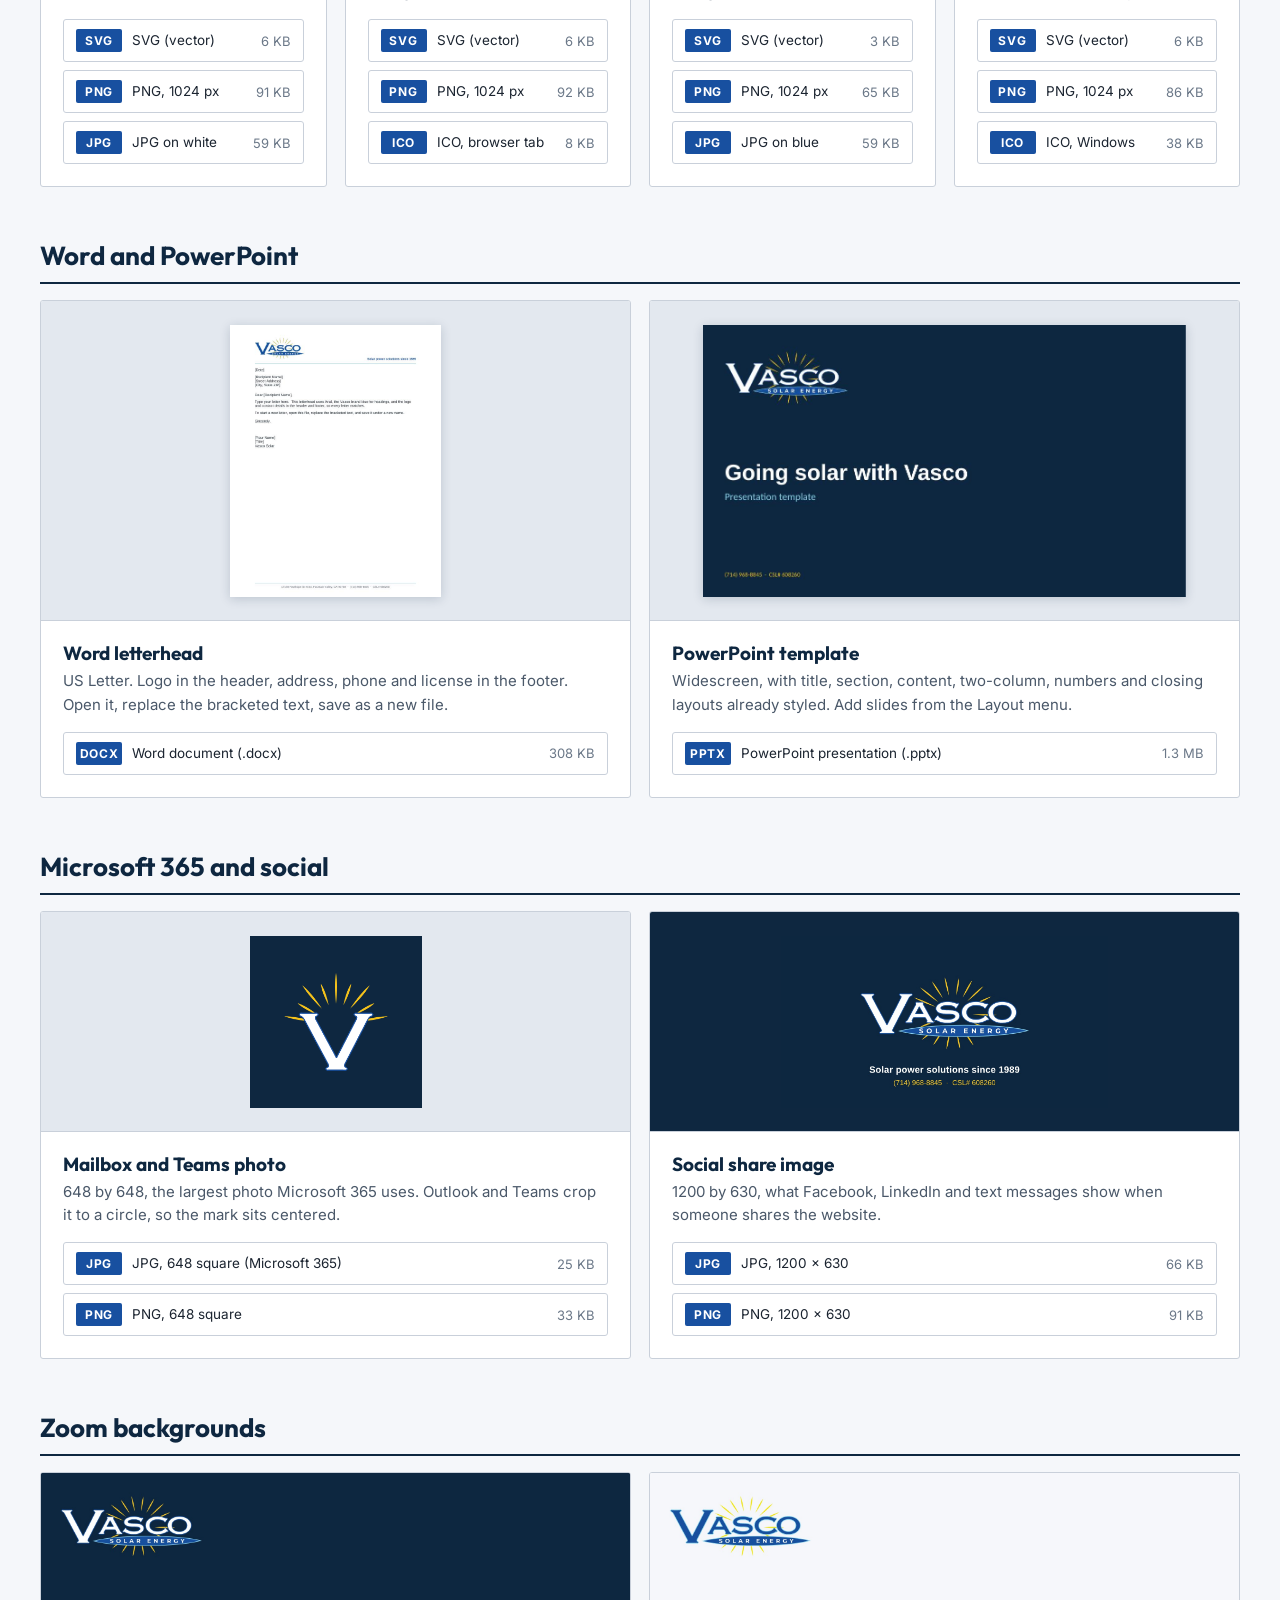
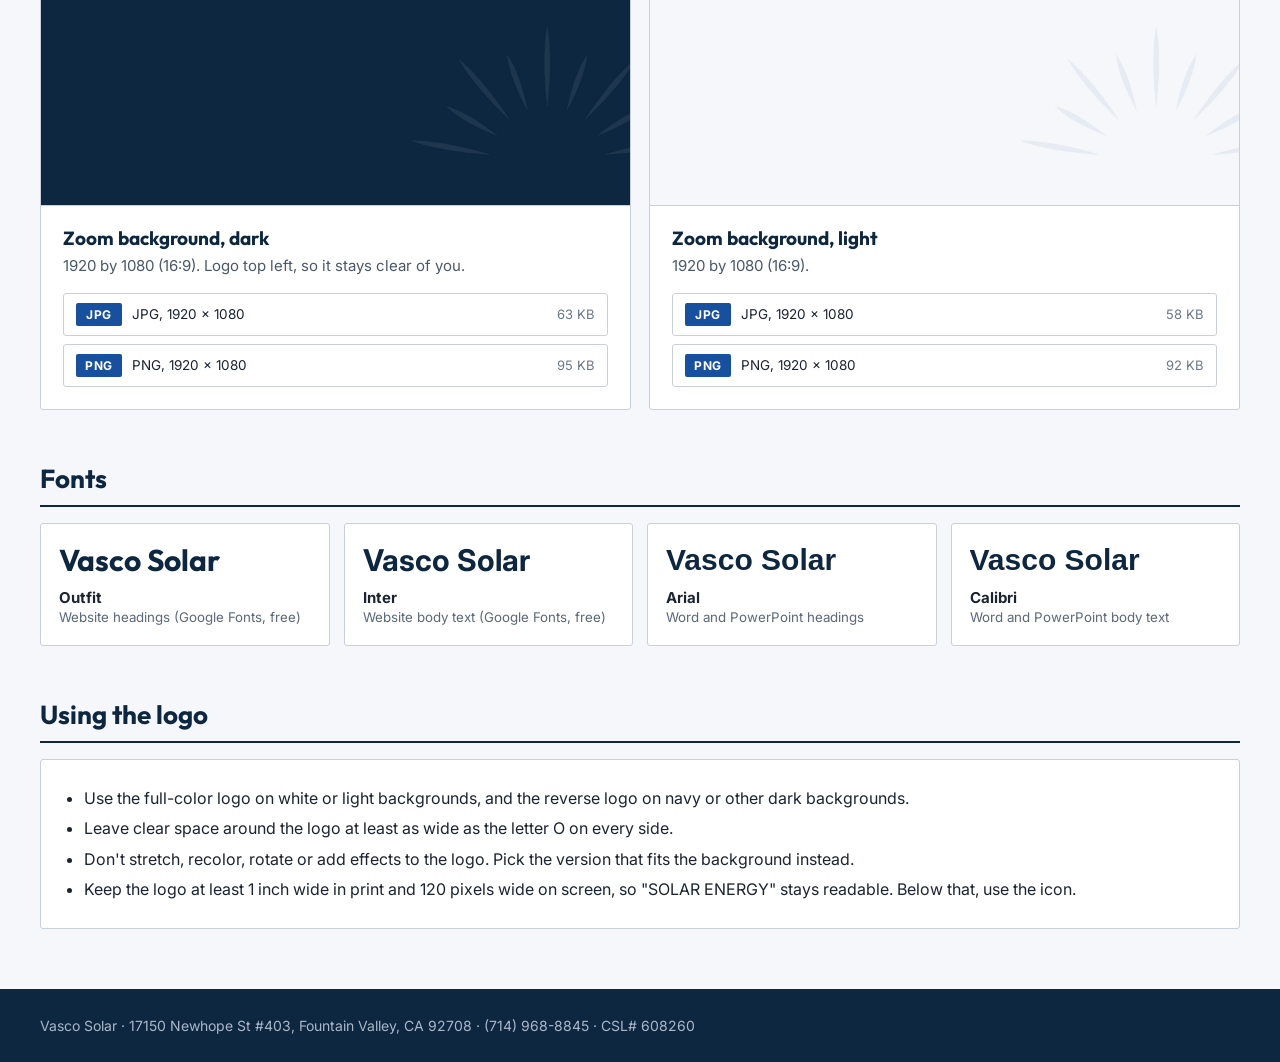
<file: brand.html>
<!doctype html><html lang="en"><head><meta charset="utf-8"><meta name="viewport" content="width=device-width,initial-scale=1">
<meta name="robots" content="noindex, nofollow"><title>Brand Kit | Vasco Solar</title>
<link rel="icon" href="assets/brand/kit/favicon.ico"><link rel="apple-touch-icon" href="assets/brand/kit/apple-touch-icon.png">
<link rel="preconnect" href="https://fonts.googleapis.com"><link rel="preconnect" href="https://fonts.gstatic.com" crossorigin>
<link href="https://fonts.googleapis.com/css2?family=Inter:wght@400;600&family=Outfit:wght@600;700&display=swap" rel="stylesheet">
<style>
*{box-sizing:border-box}
body{margin:0;background:#f5f7fa;color:#1b2430;font:400 16px/1.55 Inter,Arial,sans-serif}
.top{background:#0e2740;border-bottom:3px solid #f4c21c} .top .wrap{display:flex;align-items:center;justify-content:space-between;height:96px}
.top img{height:72px;display:block} .top a.back{color:#e3eaf2;text-decoration:none;font:600 15px Outfit,Arial} .top a.back:hover{color:#fff}
.wrap{max-width:1240px;margin:0 auto;padding:0 20px}
h1{font:700 clamp(32px,4vw,44px)/1.1 Outfit,Arial;margin:44px 0 10px;color:#0e2740}
.lead{color:#3c4a5c;max-width:780px;margin:0}
nav.jump{display:flex;flex-wrap:wrap;gap:8px;margin:24px 0 0}
nav.jump a{text-decoration:none;color:#1b2430;font:600 14px Inter;padding:.5em .9em;border:1px solid #c9d0da;border-radius:3px;background:#fff}
nav.jump a:hover{border-color:#f4c21c}
h2{font:700 26px Outfit,Arial;margin:52px 0 16px;padding-bottom:10px;border-bottom:2px solid #0e2740;color:#0e2740;scroll-margin-top:16px}
.grid{display:grid;grid-template-columns:repeat(4,1fr);gap:18px;align-items:stretch}
@media (max-width:1100px){.grid{grid-template-columns:repeat(2,1fr)}}
.grid.g2{grid-template-columns:repeat(2,1fr)}

.card{background:#fff;border:1px solid #c9d0da;border-radius:3px;overflow:hidden;display:flex;flex-direction:column}
.pv{height:220px;display:grid;place-items:center;padding:24px;border-bottom:1px solid #c9d0da}
.tall .pv{height:320px} .tall .pv img{max-height:272px;box-shadow:0 2px 10px rgba(14,39,64,.18)}
.card.wide .pv{height:auto;padding:0} .card.wide .pv img{width:100%;max-height:none}
.pv img{max-width:100%;max-height:172px;object-fit:contain}
.checker{background-image:linear-gradient(45deg,#eef1f5 25%,transparent 25%),linear-gradient(-45deg,#eef1f5 25%,transparent 25%),linear-gradient(45deg,transparent 75%,#eef1f5 75%),linear-gradient(-45deg,transparent 75%,#eef1f5 75%);background-size:20px 20px;background-position:0 0,0 10px,10px -10px,-10px 0}
.body{padding:20px 22px 22px;display:flex;flex-direction:column;flex:1}
.body h3{font:700 19px Outfit,Arial;margin:0 0 4px;color:#0e2740} .body p{margin:0 0 16px;color:#4a5869;font-size:15px}
.dls{display:flex;flex-direction:column;gap:8px;margin-top:auto}
.dl{display:grid;grid-template-columns:46px 1fr auto;align-items:center;gap:10px;text-decoration:none;color:#1b2430;border:1px solid #c9d0da;border-radius:3px;padding:9px 12px;transition:.15s}
.dl:hover{border-color:#1850a0;background:#f2f6fc}
.dl b{font:700 12px Inter;letter-spacing:.06em;color:#fff;background:#1850a0;border-radius:2px;text-align:center;padding:4px 0}
.dl span{font-size:14px} .dl i{font-style:normal;font-size:13px;color:#6b7888}
.opts{display:grid;grid-template-columns:repeat(5,1fr);gap:14px}
.opt{background:#fff;border:1px solid #c9d0da;border-radius:3px;display:flex;flex-direction:column;overflow:hidden}
.opt.sel{border:2px solid #f4c21c}
.opv{padding:16px 12px;border-bottom:1px solid #c9d0da;display:grid;place-items:center;height:150px} .opv img{width:100%;max-height:118px;object-fit:contain}
.opb{padding:12px 14px;display:flex;flex-direction:column;gap:2px;flex:1} .opb b{font:700 16px Outfit,Arial;color:#0e2740} .opb span{font-size:13.5px;color:#4a5869}
.dl1{margin-top:10px;align-self:flex-start;text-decoration:none;font:700 12px Inter;letter-spacing:.06em;color:#fff;background:#1850a0;border-radius:2px;padding:5px 12px} .dl1:hover{background:#0e2740}
.topcolors{margin:22px 0 0;scroll-margin-top:16px}
.sws{display:grid;grid-template-columns:repeat(6,1fr);gap:14px}
.sw{background:#fff;border:1px solid #c9d0da;border-radius:3px;padding:12px;display:flex;flex-direction:column}
.sw span{height:84px;border-radius:2px;border:1px solid rgba(0,0,0,.08);margin-bottom:10px}
.sw b{font:700 15px Outfit,Arial} .sw code{font:13px ui-monospace,Consolas,monospace;color:#1850a0;margin:2px 0} .sw small{color:#5b6878}
.fonts{display:grid;grid-template-columns:repeat(4,1fr);gap:14px}
.font{background:#fff;border:1px solid #c9d0da;border-radius:3px;padding:18px;display:flex;flex-direction:column}
.font .spec{font-size:30px;font-weight:700;color:#0e2740;line-height:1.2;margin-bottom:10px}
.font b{font:700 15px Inter} .font small{color:#5b6878}
.rules{background:#fff;border:1px solid #c9d0da;border-radius:3px;padding:20px 24px} .rules ul{margin:0;padding-left:1.2em} .rules li{margin:.35em 0}
footer{margin:60px 0 0;padding:26px 0;background:#0e2740;color:#a9b8c8;font-size:14px}
@media (max-width:1100px){.fonts{grid-template-columns:repeat(2,1fr)}.sws{grid-template-columns:repeat(3,1fr)}}
@media (max-width:600px){.grid,.grid.g2,.fonts{grid-template-columns:1fr}.sws{grid-template-columns:repeat(2,1fr)}}
.dl span{min-width:0;font-size:13.5px;white-space:nowrap;overflow:hidden;text-overflow:ellipsis}
@media (max-width:1100px){.opts{grid-template-columns:repeat(3,1fr)}}
@media (max-width:600px){.opts{grid-template-columns:repeat(2,1fr)}}
</style></head><body>
<header class="top"><div class="wrap"><img src="assets/brand/kit/logo-reverse.svg" alt="Vasco Solar Energy"><a class="back" href="index.html">Back to the website</a></div></header>
<main class="wrap">
<h1>Vasco Solar brand kit</h1>
<p class="lead">Every approved Vasco Solar logo, icon and template, ready to download.  The logo is a high-definition redraw of the original, so it stays sharp at any size, from a business card to a truck wrap.</p>
<nav class="jump"><a href="#colors">Colors</a><a href="#logo">Logo</a><a href="#options">Logo options</a><a href="#icon">Icon</a><a href="#office">Word and PowerPoint</a><a href="#m365">Microsoft 365 and social</a><a href="#zoom">Zoom backgrounds</a><a href="#fonts">Fonts</a><a href="#use">Using the logo</a></nav>
<section id="colors" class="topcolors"><div class="sws"><div class="sw"><span style="background:#1850a0"></span><b>Vasco blue</b><code>#1850a0</code><small>Letters, oval, headings</small></div><div class="sw"><span style="background:#86d2ec"></span><b>Sky</b><code>#86d2ec</code><small>Edge around letters</small></div><div class="sw"><span style="background:#f2e600"></span><b>Sun yellow</b><code>#f2e600</code><small>Full-color logo rays</small></div><div class="sw"><span style="background:#f4c21c"></span><b>Sun gold</b><code>#f4c21c</code><small>Dark-background rays</small></div><div class="sw"><span style="background:#0e2740"></span><b>Navy</b><code>#0e2740</code><small>Header and footer</small></div><div class="sw"><span style="background:#f5f7fa"></span><b>Mist</b><code>#f5f7fa</code><small>Page backgrounds</small></div></div></section>
<h2 id="logo">Logo</h2><div class="grid"><article class="card"><div class="pv" style="background:#ffffff"><img src="assets/brand/kit/logo-color.png" alt="Full color" loading="lazy"></div><div class="body"><h3>Full color</h3><p>The main logo, for white and light backgrounds.</p><div class="dls"><a class="dl" href="assets/brand/kit/logo-color.svg" download><b>SVG</b><span>SVG (vector)</span><i>28 KB</i></a><a class="dl" href="assets/brand/kit/logo-color.png" download><b>PNG</b><span>PNG, 2400 px</span><i>317 KB</i></a><a class="dl" href="assets/brand/kit/logo-color-on-white.jpg" download><b>JPG</b><span>JPG on white</span><i>212 KB</i></a></div></div></article><article class="card"><div class="pv" style="background:#0e2740"><img src="assets/brand/kit/logo-reverse.png" alt="Reverse" loading="lazy"></div><div class="body"><h3>Reverse</h3><p>For dark backgrounds, like the website header and footer.</p><div class="dls"><a class="dl" href="assets/brand/kit/logo-reverse.svg" download><b>SVG</b><span>SVG (vector)</span><i>28 KB</i></a><a class="dl" href="assets/brand/kit/logo-reverse.png" download><b>PNG</b><span>PNG, 2400 px</span><i>321 KB</i></a><a class="dl" href="assets/brand/kit/logo-reverse-on-navy.jpg" download><b>JPG</b><span>JPG on navy</span><i>235 KB</i></a></div></div></article><article class="card"><div class="pv" style="background:#1850a0"><img src="assets/brand/kit/logo-white.png" alt="White only" loading="lazy"></div><div class="body"><h3>White only</h3><p>For photos, vehicles and colored backgrounds.</p><div class="dls"><a class="dl" href="assets/brand/kit/logo-white.svg" download><b>SVG</b><span>SVG (vector)</span><i>28 KB</i></a><a class="dl" href="assets/brand/kit/logo-white.png" download><b>PNG</b><span>PNG, 2400 px</span><i>189 KB</i></a><a class="dl" href="assets/brand/kit/logo-white-on-blue.jpg" download><b>JPG</b><span>JPG on blue</span><i>192 KB</i></a></div></div></article><article class="card"><div class="pv" style="background:#ffffff"><img src="assets/brand/kit/logo-blue.png" alt="One color" loading="lazy"></div><div class="body"><h3>One color</h3><p>Vasco blue only, for print, stamps, shirts and forms.</p><div class="dls"><a class="dl" href="assets/brand/kit/logo-blue.svg" download><b>SVG</b><span>SVG (vector)</span><i>28 KB</i></a><a class="dl" href="assets/brand/kit/logo-blue.png" download><b>PNG</b><span>PNG, 2400 px</span><i>229 KB</i></a><a class="dl" href="assets/brand/kit/logo-blue-on-white.jpg" download><b>JPG</b><span>JPG on white</span><i>192 KB</i></a></div></div></article></div>
<h2 id="options">Logo options</h2><p class="lead" style="margin:-4px 0 18px">New takes on the "SOLAR ENERGY" oval: five wide fonts close to the original, each in five styles, all with a larger oval so the letters have room.  Option 17 was selected and is now the official logo in every file on this page.</p><div class="opts"><article class="opt"><div class="opv"><img src="assets/brand/options/option-01.svg" alt="Logo option 1" loading="lazy"></div><div class="opb"><b>Option 1</b><span>Michroma</span><span>Solid white</span><a class="dl1" href="assets/brand/options/option-01.svg" download>SVG</a></div></article><article class="opt"><div class="opv"><img src="assets/brand/options/option-02.svg" alt="Logo option 2" loading="lazy"></div><div class="opb"><b>Option 2</b><span>Michroma</span><span>White, sky edge</span><a class="dl1" href="assets/brand/options/option-02.svg" download>SVG</a></div></article><article class="opt"><div class="opv"><img src="assets/brand/options/option-03.svg" alt="Logo option 3" loading="lazy"></div><div class="opb"><b>Option 3</b><span>Michroma</span><span>Gold</span><a class="dl1" href="assets/brand/options/option-03.svg" download>SVG</a></div></article><article class="opt"><div class="opv"><img src="assets/brand/options/option-04.svg" alt="Logo option 4" loading="lazy"></div><div class="opb"><b>Option 4</b><span>Michroma</span><span>Outlined, original style</span><a class="dl1" href="assets/brand/options/option-04.svg" download>SVG</a></div></article><article class="opt"><div class="opv"><img src="assets/brand/options/option-05.svg" alt="Logo option 5" loading="lazy"></div><div class="opb"><b>Option 5</b><span>Michroma</span><span>White, wide spacing</span><a class="dl1" href="assets/brand/options/option-05.svg" download>SVG</a></div></article><article class="opt"><div class="opv"><img src="assets/brand/options/option-06.svg" alt="Logo option 6" loading="lazy"></div><div class="opb"><b>Option 6</b><span>Krona One</span><span>Solid white</span><a class="dl1" href="assets/brand/options/option-06.svg" download>SVG</a></div></article><article class="opt"><div class="opv"><img src="assets/brand/options/option-07.svg" alt="Logo option 7" loading="lazy"></div><div class="opb"><b>Option 7</b><span>Krona One</span><span>White, sky edge</span><a class="dl1" href="assets/brand/options/option-07.svg" download>SVG</a></div></article><article class="opt"><div class="opv"><img src="assets/brand/options/option-08.svg" alt="Logo option 8" loading="lazy"></div><div class="opb"><b>Option 8</b><span>Krona One</span><span>Gold</span><a class="dl1" href="assets/brand/options/option-08.svg" download>SVG</a></div></article><article class="opt"><div class="opv"><img src="assets/brand/options/option-09.svg" alt="Logo option 9" loading="lazy"></div><div class="opb"><b>Option 9</b><span>Krona One</span><span>Outlined, original style</span><a class="dl1" href="assets/brand/options/option-09.svg" download>SVG</a></div></article><article class="opt"><div class="opv"><img src="assets/brand/options/option-10.svg" alt="Logo option 10" loading="lazy"></div><div class="opb"><b>Option 10</b><span>Krona One</span><span>White, wide spacing</span><a class="dl1" href="assets/brand/options/option-10.svg" download>SVG</a></div></article><article class="opt"><div class="opv"><img src="assets/brand/options/option-11.svg" alt="Logo option 11" loading="lazy"></div><div class="opb"><b>Option 11</b><span>Syncopate Bold</span><span>Solid white</span><a class="dl1" href="assets/brand/options/option-11.svg" download>SVG</a></div></article><article class="opt"><div class="opv"><img src="assets/brand/options/option-12.svg" alt="Logo option 12" loading="lazy"></div><div class="opb"><b>Option 12</b><span>Syncopate Bold</span><span>White, sky edge</span><a class="dl1" href="assets/brand/options/option-12.svg" download>SVG</a></div></article><article class="opt"><div class="opv"><img src="assets/brand/options/option-13.svg" alt="Logo option 13" loading="lazy"></div><div class="opb"><b>Option 13</b><span>Syncopate Bold</span><span>Gold</span><a class="dl1" href="assets/brand/options/option-13.svg" download>SVG</a></div></article><article class="opt"><div class="opv"><img src="assets/brand/options/option-14.svg" alt="Logo option 14" loading="lazy"></div><div class="opb"><b>Option 14</b><span>Syncopate Bold</span><span>Outlined, original style</span><a class="dl1" href="assets/brand/options/option-14.svg" download>SVG</a></div></article><article class="opt"><div class="opv"><img src="assets/brand/options/option-15.svg" alt="Logo option 15" loading="lazy"></div><div class="opb"><b>Option 15</b><span>Syncopate Bold</span><span>White, wide spacing</span><a class="dl1" href="assets/brand/options/option-15.svg" download>SVG</a></div></article><article class="opt"><div class="opv"><img src="assets/brand/options/option-16.svg" alt="Logo option 16" loading="lazy"></div><div class="opb"><b>Option 16</b><span>Montserrat Bold</span><span>Solid white</span><a class="dl1" href="assets/brand/options/option-16.svg" download>SVG</a></div></article><article class="opt sel"><div class="opv"><img src="assets/brand/options/option-17.svg" alt="Logo option 17" loading="lazy"></div><div class="opb"><b>Option 17 (selected)</b><span>Montserrat Bold</span><span>White, sky edge</span><a class="dl1" href="assets/brand/options/option-17.svg" download>SVG</a></div></article><article class="opt"><div class="opv"><img src="assets/brand/options/option-18.svg" alt="Logo option 18" loading="lazy"></div><div class="opb"><b>Option 18</b><span>Montserrat Bold</span><span>Gold</span><a class="dl1" href="assets/brand/options/option-18.svg" download>SVG</a></div></article><article class="opt"><div class="opv"><img src="assets/brand/options/option-19.svg" alt="Logo option 19" loading="lazy"></div><div class="opb"><b>Option 19</b><span>Montserrat Bold</span><span>Outlined, original style</span><a class="dl1" href="assets/brand/options/option-19.svg" download>SVG</a></div></article><article class="opt"><div class="opv"><img src="assets/brand/options/option-20.svg" alt="Logo option 20" loading="lazy"></div><div class="opb"><b>Option 20</b><span>Montserrat Bold</span><span>White, wide spacing</span><a class="dl1" href="assets/brand/options/option-20.svg" download>SVG</a></div></article><article class="opt"><div class="opv"><img src="assets/brand/options/option-21.svg" alt="Logo option 21" loading="lazy"></div><div class="opb"><b>Option 21</b><span>Exo 2 Bold</span><span>Solid white</span><a class="dl1" href="assets/brand/options/option-21.svg" download>SVG</a></div></article><article class="opt"><div class="opv"><img src="assets/brand/options/option-22.svg" alt="Logo option 22" loading="lazy"></div><div class="opb"><b>Option 22</b><span>Exo 2 Bold</span><span>White, sky edge</span><a class="dl1" href="assets/brand/options/option-22.svg" download>SVG</a></div></article><article class="opt"><div class="opv"><img src="assets/brand/options/option-23.svg" alt="Logo option 23" loading="lazy"></div><div class="opb"><b>Option 23</b><span>Exo 2 Bold</span><span>Gold</span><a class="dl1" href="assets/brand/options/option-23.svg" download>SVG</a></div></article><article class="opt"><div class="opv"><img src="assets/brand/options/option-24.svg" alt="Logo option 24" loading="lazy"></div><div class="opb"><b>Option 24</b><span>Exo 2 Bold</span><span>Outlined, original style</span><a class="dl1" href="assets/brand/options/option-24.svg" download>SVG</a></div></article><article class="opt"><div class="opv"><img src="assets/brand/options/option-25.svg" alt="Logo option 25" loading="lazy"></div><div class="opb"><b>Option 25</b><span>Exo 2 Bold</span><span>White, wide spacing</span><a class="dl1" href="assets/brand/options/option-25.svg" download>SVG</a></div></article></div>
<h2 id="icon">Icon</h2><div class="grid"><article class="card"><div class="pv checker" style="background:#ffffff"><img src="assets/brand/kit/icon-color.png" alt="Icon, full color" loading="lazy"></div><div class="body"><h3>Icon, full color</h3><p>The V with the sun rising behind it.</p><div class="dls"><a class="dl" href="assets/brand/kit/icon-color.svg" download><b>SVG</b><span>SVG (vector)</span><i>6 KB</i></a><a class="dl" href="assets/brand/kit/icon-color.png" download><b>PNG</b><span>PNG, 1024 px</span><i>91 KB</i></a><a class="dl" href="assets/brand/kit/icon-color-on-white.jpg" download><b>JPG</b><span>JPG on white</span><i>59 KB</i></a></div></div></article><article class="card"><div class="pv" style="background:#0e2740"><img src="assets/brand/kit/icon-reverse.png" alt="Icon, reverse" loading="lazy"></div><div class="body"><h3>Icon, reverse</h3><p>White V and gold sun, for dark backgrounds.</p><div class="dls"><a class="dl" href="assets/brand/kit/icon-reverse.svg" download><b>SVG</b><span>SVG (vector)</span><i>6 KB</i></a><a class="dl" href="assets/brand/kit/icon-reverse.png" download><b>PNG</b><span>PNG, 1024 px</span><i>92 KB</i></a><a class="dl" href="assets/brand/kit/favicon.ico" download><b>ICO</b><span>ICO, browser tab</span><i>8 KB</i></a></div></div></article><article class="card"><div class="pv" style="background:#1850a0"><img src="assets/brand/kit/icon-white.png" alt="Icon, white" loading="lazy"></div><div class="body"><h3>Icon, white</h3><p>For photos and colored backgrounds.</p><div class="dls"><a class="dl" href="assets/brand/kit/icon-white.svg" download><b>SVG</b><span>SVG (vector)</span><i>3 KB</i></a><a class="dl" href="assets/brand/kit/icon-white.png" download><b>PNG</b><span>PNG, 1024 px</span><i>65 KB</i></a><a class="dl" href="assets/brand/kit/icon-white-on-blue.jpg" download><b>JPG</b><span>JPG on blue</span><i>59 KB</i></a></div></div></article><article class="card"><div class="pv" style="background:#e3e8ef"><img src="assets/brand/kit/app-icon.png" alt="App icon" loading="lazy"></div><div class="body"><h3>App icon</h3><p>Navy square for phones, shortcuts and desktops.</p><div class="dls"><a class="dl" href="assets/brand/kit/app-icon.svg" download><b>SVG</b><span>SVG (vector)</span><i>6 KB</i></a><a class="dl" href="assets/brand/kit/app-icon.png" download><b>PNG</b><span>PNG, 1024 px</span><i>86 KB</i></a><a class="dl" href="assets/brand/kit/app-icon.ico" download><b>ICO</b><span>ICO, Windows</span><i>38 KB</i></a></div></div></article></div>
<h2 id="office">Word and PowerPoint</h2><div class="grid g2 tall"><article class="card"><div class="pv" style="background:#e3e8ef"><img src="assets/brand/kit/preview-letterhead.jpg" alt="Word letterhead" loading="lazy"></div><div class="body"><h3>Word letterhead</h3><p>US Letter.  Logo in the header, address, phone and license in the footer.  Open it, replace the bracketed text, save as a new file.</p><div class="dls"><a class="dl" href="assets/brand/kit/vasco-letterhead.docx" download><b>DOCX</b><span>Word document (.docx)</span><i>308 KB</i></a></div></div></article><article class="card"><div class="pv" style="background:#e3e8ef"><img src="assets/brand/kit/preview-presentation.jpg" alt="PowerPoint template" loading="lazy"></div><div class="body"><h3>PowerPoint template</h3><p>Widescreen, with title, section, content, two-column, numbers and closing layouts already styled.  Add slides from the Layout menu.</p><div class="dls"><a class="dl" href="assets/brand/kit/vasco-presentation.pptx" download><b>PPTX</b><span>PowerPoint presentation (.pptx)</span><i>1.3 MB</i></a></div></div></article></div>
<h2 id="m365">Microsoft 365 and social</h2><div class="grid g2"><article class="card"><div class="pv" style="background:#e3e8ef"><img src="assets/brand/kit/m365-photo.png" alt="Mailbox and Teams photo" loading="lazy"></div><div class="body"><h3>Mailbox and Teams photo</h3><p>648 by 648, the largest photo Microsoft 365 uses.  Outlook and Teams crop it to a circle, so the mark sits centered.</p><div class="dls"><a class="dl" href="assets/brand/kit/m365-photo.jpg" download><b>JPG</b><span>JPG, 648 square (Microsoft 365)</span><i>25 KB</i></a><a class="dl" href="assets/brand/kit/m365-photo.png" download><b>PNG</b><span>PNG, 648 square</span><i>33 KB</i></a></div></div></article><article class="card"><div class="pv" style="background:#0e2740"><img src="assets/brand/kit/social-share.jpg" alt="Social share image" loading="lazy"></div><div class="body"><h3>Social share image</h3><p>1200 by 630, what Facebook, LinkedIn and text messages show when someone shares the website.</p><div class="dls"><a class="dl" href="assets/brand/kit/social-share.jpg" download><b>JPG</b><span>JPG, 1200 x 630</span><i>66 KB</i></a><a class="dl" href="assets/brand/kit/social-share.png" download><b>PNG</b><span>PNG, 1200 x 630</span><i>91 KB</i></a></div></div></article></div>
<h2 id="zoom">Zoom backgrounds</h2><div class="grid g2"><article class="card wide"><div class="pv" style="background:#0e2740"><img src="assets/brand/kit/zoom-dark.jpg" alt="Zoom background, dark" loading="lazy"></div><div class="body"><h3>Zoom background, dark</h3><p>1920 by 1080 (16:9).  Logo top left, so it stays clear of you.</p><div class="dls"><a class="dl" href="assets/brand/kit/zoom-dark.jpg" download><b>JPG</b><span>JPG, 1920 x 1080</span><i>63 KB</i></a><a class="dl" href="assets/brand/kit/zoom-dark.png" download><b>PNG</b><span>PNG, 1920 x 1080</span><i>95 KB</i></a></div></div></article><article class="card wide"><div class="pv" style="background:#f5f7fa"><img src="assets/brand/kit/zoom-light.jpg" alt="Zoom background, light" loading="lazy"></div><div class="body"><h3>Zoom background, light</h3><p>1920 by 1080 (16:9).</p><div class="dls"><a class="dl" href="assets/brand/kit/zoom-light.jpg" download><b>JPG</b><span>JPG, 1920 x 1080</span><i>58 KB</i></a><a class="dl" href="assets/brand/kit/zoom-light.png" download><b>PNG</b><span>PNG, 1920 x 1080</span><i>92 KB</i></a></div></div></article></div>
<h2 id="fonts">Fonts</h2><div class="fonts"><div class="font"><div class="spec" style="font-family:Outfit, Arial, sans-serif">Vasco Solar</div><b>Outfit</b><small>Website headings (Google Fonts, free)</small></div><div class="font"><div class="spec" style="font-family:Inter, Arial, sans-serif">Vasco Solar</div><b>Inter</b><small>Website body text (Google Fonts, free)</small></div><div class="font"><div class="spec" style="font-family:Arial, sans-serif">Vasco Solar</div><b>Arial</b><small>Word and PowerPoint headings</small></div><div class="font"><div class="spec" style="font-family:Calibri, Arial, sans-serif">Vasco Solar</div><b>Calibri</b><small>Word and PowerPoint body text</small></div></div>
<h2 id="use">Using the logo</h2><div class="rules"><ul>
<li>Use the full-color logo on white or light backgrounds, and the reverse logo on navy or other dark backgrounds.</li>
<li>Leave clear space around the logo at least as wide as the letter O on every side.</li>
<li>Don't stretch, recolor, rotate or add effects to the logo.  Pick the version that fits the background instead.</li>
<li>Keep the logo at least 1 inch wide in print and 120 pixels wide on screen, so "SOLAR ENERGY" stays readable.  Below that, use the icon.</li>
</ul></div>
</main>
<footer><div class="wrap">Vasco Solar · 17150 Newhope St #403, Fountain Valley, CA 92708 · (714) 968-8845 · CSL# 608260</div></footer>
</body></html>
</file>
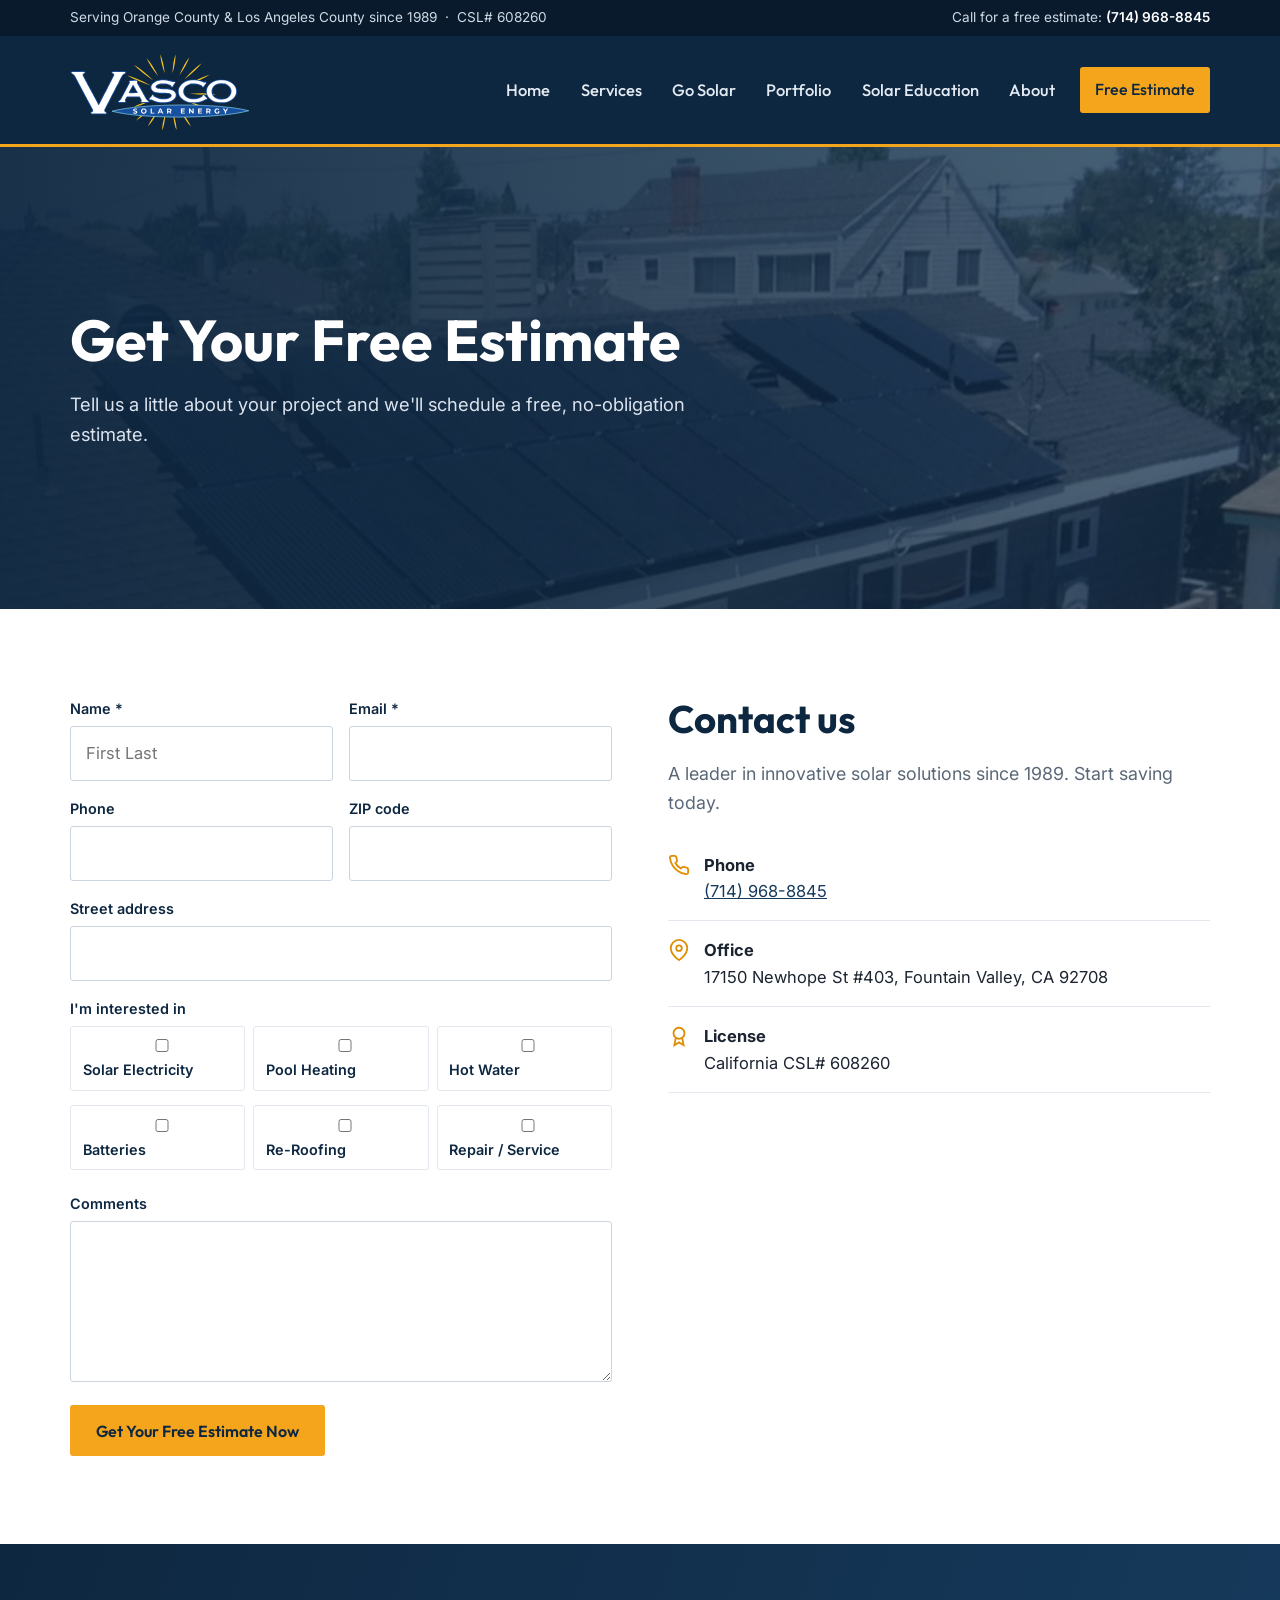
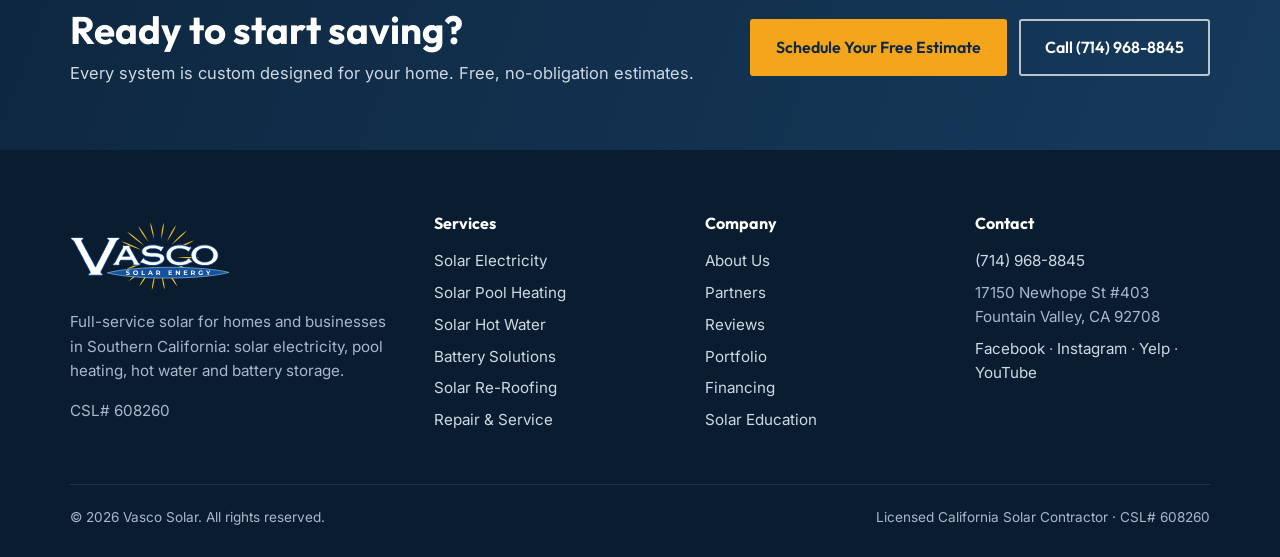
<file: contact.html>
<!doctype html>
<html lang="en">
<head>
<meta charset="utf-8">
<meta name="viewport" content="width=device-width,initial-scale=1">
<title>Contact & Free Estimate | Vasco Solar</title>
<meta name="description" content="Request a free, no-obligation solar estimate from Vasco Solar in Fountain Valley, CA.  Call (714) 968-8845.">
<meta property="og:title" content="Contact & Free Estimate | Vasco Solar">
<meta property="og:description" content="Request a free, no-obligation solar estimate from Vasco Solar in Fountain Valley, CA.  Call (714) 968-8845.">
<meta property="og:image" content="assets/brand/kit/social-share.jpg">
<link rel="icon" href="assets/brand/kit/favicon.ico">
<link rel="apple-touch-icon" href="assets/brand/kit/apple-touch-icon.png">
<link rel="preconnect" href="https://fonts.googleapis.com">
<link rel="preconnect" href="https://fonts.gstatic.com" crossorigin>
<link href="https://fonts.googleapis.com/css2?family=Inter:wght@400;500;600&family=Outfit:wght@500;600;700&display=swap" rel="stylesheet">
<link rel="stylesheet" href="assets/css/site.css">
</head>
<body>
<div class="topbar"><div class="wrap"><span>Serving Orange County &amp; Los Angeles County since 1989 &nbsp;·&nbsp; CSL# 608260</span><span>Call for a free estimate: <a href="tel:+17149688845">(714) 968-8845</a></span></div></div>
<header class="site"><div class="wrap">
  <a class="brand" href="index.html"><img src="assets/img/vasco-logo-reverse.svg" alt="Vasco Solar Energy"></a>
  <button class="menu-btn" aria-label="Menu">&#9776;</button>
  <nav class="main"><a href="index.html">Home</a><a href="services.html">Services</a><a href="go-solar.html">Go Solar</a><a href="portfolio.html">Portfolio</a><a href="learn.html">Solar Education</a><a href="about.html">About</a><a class="btn btn-sun" href="contact.html">Free Estimate</a></nav>
</div></header>
<main>
<section class="page-hero" style="background-image:url(assets/img/pv-10.jpg)"><div class="wrap"><h1>Get Your Free Estimate</h1><p>Tell us a little about your project and we'll schedule a free, no-obligation estimate.</p></div></section>
<section><div class="wrap split" style="align-items:start">
 <div>
  <form class="estimate" data-endpoint="">
   <div><label for="n">Name *</label><input id="n" name="name" required placeholder="First Last" autocomplete="name"></div>
   <div><label for="e">Email *</label><input id="e" name="email" type="email" required autocomplete="email"></div>
   <div><label for="p">Phone</label><input id="p" name="phone" type="tel" autocomplete="tel"></div>
   <div><label for="z">ZIP code</label><input id="z" name="zip" inputmode="numeric" autocomplete="postal-code"></div>
   <div class="full"><label for="a">Street address</label><input id="a" name="address" autocomplete="street-address"></div>
   <fieldset class="full"><label>I'm interested in</label><div class="chips"><label><input type="checkbox" name="interest" value="Solar Electricity"> Solar Electricity</label><label><input type="checkbox" name="interest" value="Pool Heating"> Pool Heating</label><label><input type="checkbox" name="interest" value="Hot Water"> Hot Water</label><label><input type="checkbox" name="interest" value="Batteries"> Batteries</label><label><input type="checkbox" name="interest" value="Re-Roofing"> Re-Roofing</label><label><input type="checkbox" name="interest" value="Repair / Service"> Repair / Service</label></div></fieldset>
   <div class="full"><label for="c">Comments</label><textarea id="c" name="comments" rows="5"></textarea></div>
   <input type="text" name="company" tabindex="-1" autocomplete="off" style="position:absolute;left:-9999px" aria-hidden="true">
   <div class="full"><button class="btn btn-sun" type="submit">Get Your Free Estimate Now</button></div>
  </form>
  <div class="form-msg" style="margin-top:16px"></div>
 </div>
 <div><h2>Contact us</h2><p class="lede">A leader in innovative solar solutions since 1989.  Start saving today.</p>
  <ul class="info-list">
   <li><svg viewBox="0 0 24 24" fill="none" stroke="currentColor" stroke-width="2"><path d="M22 16.9v3a2 2 0 0 1-2.2 2 19.8 19.8 0 0 1-8.6-3.1 19.5 19.5 0 0 1-6-6A19.8 19.8 0 0 1 2.1 4.2 2 2 0 0 1 4.1 2h3a2 2 0 0 1 2 1.7c.1 1 .4 1.9.7 2.8a2 2 0 0 1-.5 2.1L8 9.9a16 16 0 0 0 6 6l1.3-1.3a2 2 0 0 1 2.1-.5c.9.3 1.8.6 2.8.7a2 2 0 0 1 1.7 2z"/></svg><div><b>Phone</b><br><a href="tel:+17149688845">(714) 968-8845</a></div></li>
   <li><svg viewBox="0 0 24 24" fill="none" stroke="currentColor" stroke-width="2"><path d="M21 10c0 7-9 13-9 13S3 17 3 10a9 9 0 0 1 18 0z"/><circle cx="12" cy="10" r="3"/></svg><div><b>Office</b><br>17150 Newhope St #403, Fountain Valley, CA 92708</div></li>
   <li><svg viewBox="0 0 24 24" fill="none" stroke="currentColor" stroke-width="2"><circle cx="12" cy="9" r="6"/><path d="M8.5 14 7 22l5-3 5 3-1.5-8"/></svg><div><b>License</b><br>California CSL# 608260</div></li>
  </ul>
  <iframe class="map" loading="lazy" title="Vasco Solar office map" src="https://maps.google.com/maps?q=17150+Newhope+St+%23403,+Fountain+Valley,+CA+92708&amp;output=embed"></iframe>
 </div>
</div></section>

</main>
<section class="cta"><div class="wrap">
  <div><h2>Ready to start saving?</h2><p>Every system is custom designed for your home.  Free, no-obligation estimates.</p></div>
  <div class="actions"><a class="btn btn-sun" href="contact.html">Schedule Your Free Estimate</a><a class="btn btn-ghost" href="tel:+17149688845">Call (714) 968-8845</a></div>
</div></section>
<footer class="site"><div class="wrap">
  <div class="cols">
    <div><img class="logo-bw" src="assets/img/vasco-logo-reverse.svg" alt="Vasco Solar Energy">
      <p>Full-service solar for homes and businesses in Southern California: solar electricity, pool heating, hot water and battery storage.</p>
      <p>CSL# 608260</p></div>
    <div><h4>Services</h4><ul>
      <li><a href="services.html#solar-electricity">Solar Electricity</a></li><li><a href="services.html#pool-heating">Solar Pool Heating</a></li>
      <li><a href="services.html#hot-water">Solar Hot Water</a></li><li><a href="services.html#batteries">Battery Solutions</a></li>
      <li><a href="services.html#reroofing">Solar Re-Roofing</a></li><li><a href="services.html#repair">Repair &amp; Service</a></li></ul></div>
    <div><h4>Company</h4><ul>
      <li><a href="about.html">About Us</a></li><li><a href="about.html#partners">Partners</a></li><li><a href="about.html#reviews">Reviews</a></li>
      <li><a href="portfolio.html">Portfolio</a></li><li><a href="go-solar.html#financing">Financing</a></li><li><a href="learn.html">Solar Education</a></li></ul></div>
    <div><h4>Contact</h4><ul>
      <li><a href="tel:+17149688845">(714) 968-8845</a></li><li>17150 Newhope St #403<br>Fountain Valley, CA 92708</li>
      <li><a href="https://www.facebook.com/pages/Vasco-Solar-Energy/166852197671" rel="noopener">Facebook</a> · <a href="https://instagram.com/vascosolar" rel="noopener">Instagram</a> · <a href="https://www.yelp.com/biz/vasco-solar-fountain-valley" rel="noopener">Yelp</a> · <a href="https://www.youtube.com/channel/UChk1ZMSTl4NAo8vS2-lmLlQ" rel="noopener">YouTube</a></li></ul></div>
  </div>
  <div class="legal"><span>&copy; <span class="year">2026</span> Vasco Solar.  All rights reserved.</span><span>Licensed California Solar Contractor · CSL# 608260</span></div>
</div></footer>
<div class="lightbox"><button aria-label="Close">&times;</button><img alt=""></div>
<script src="assets/js/site.js"></script>
</body>
</html>
</file>
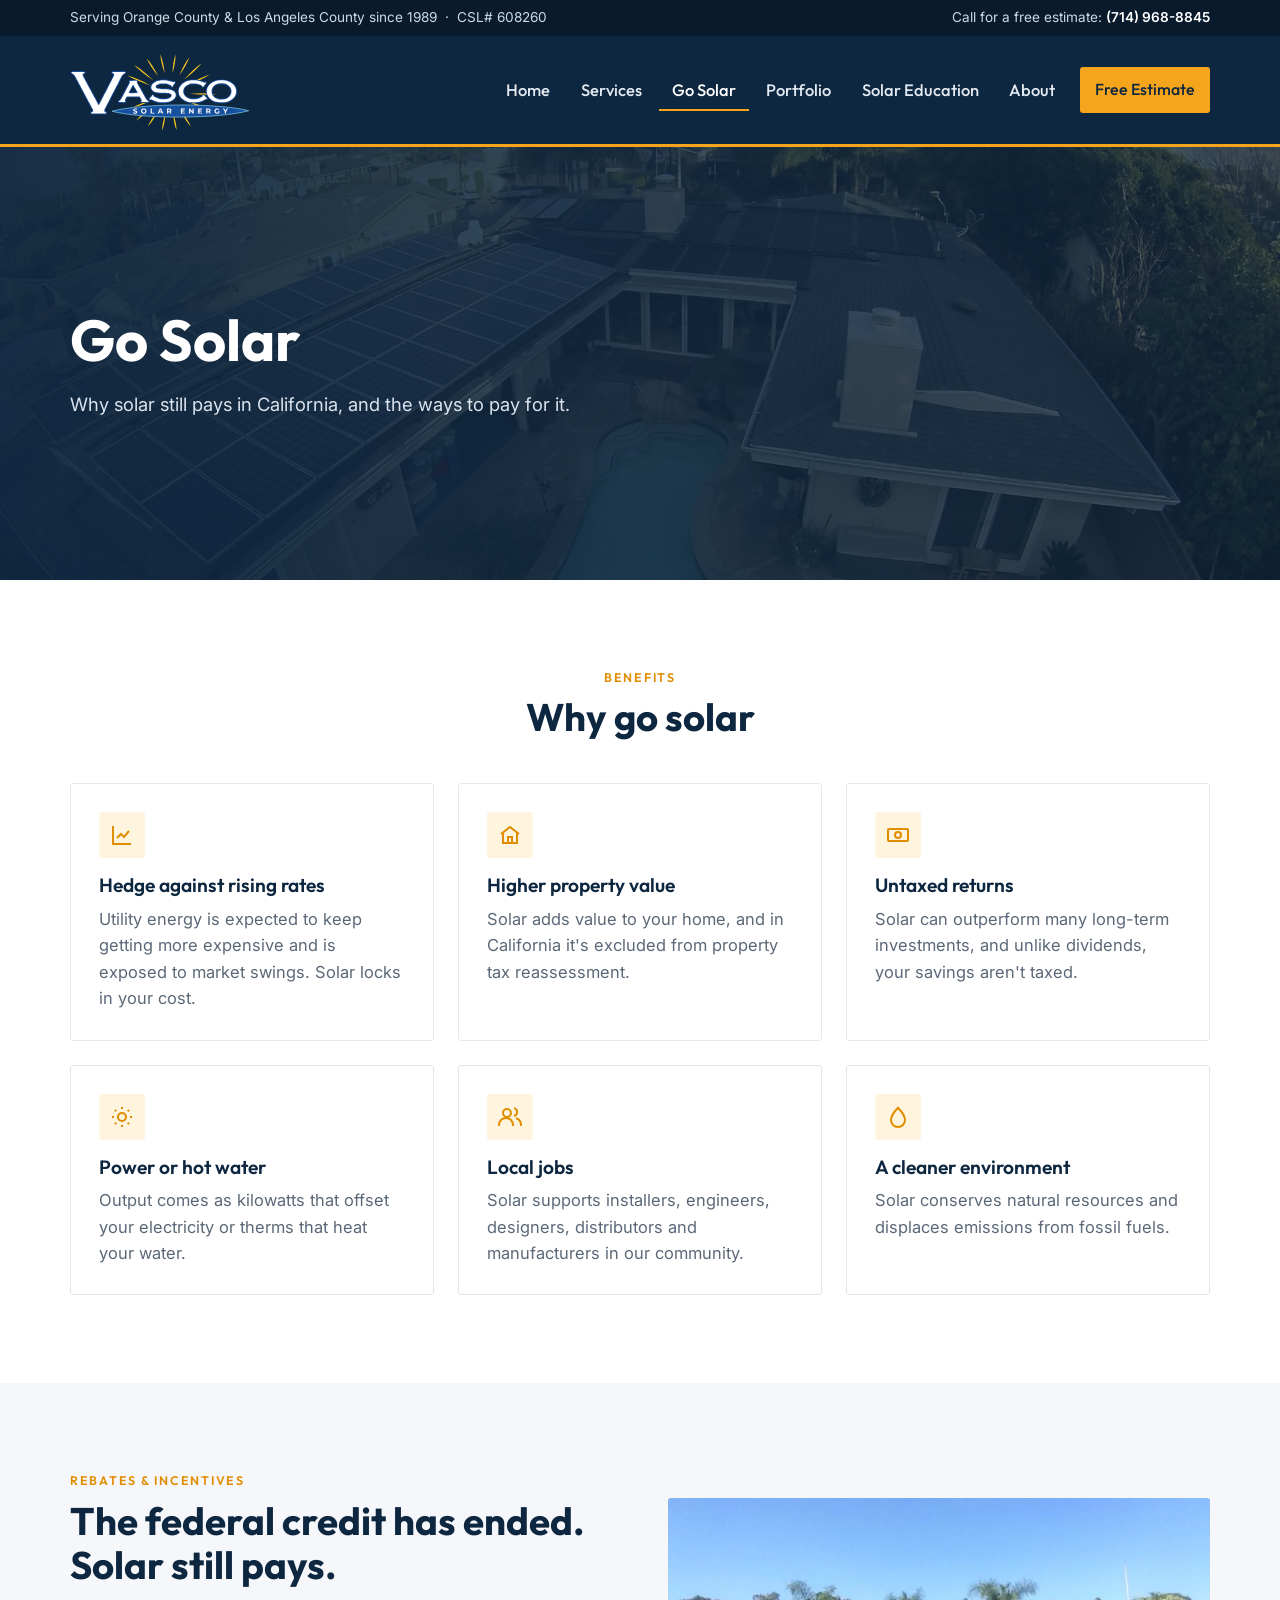
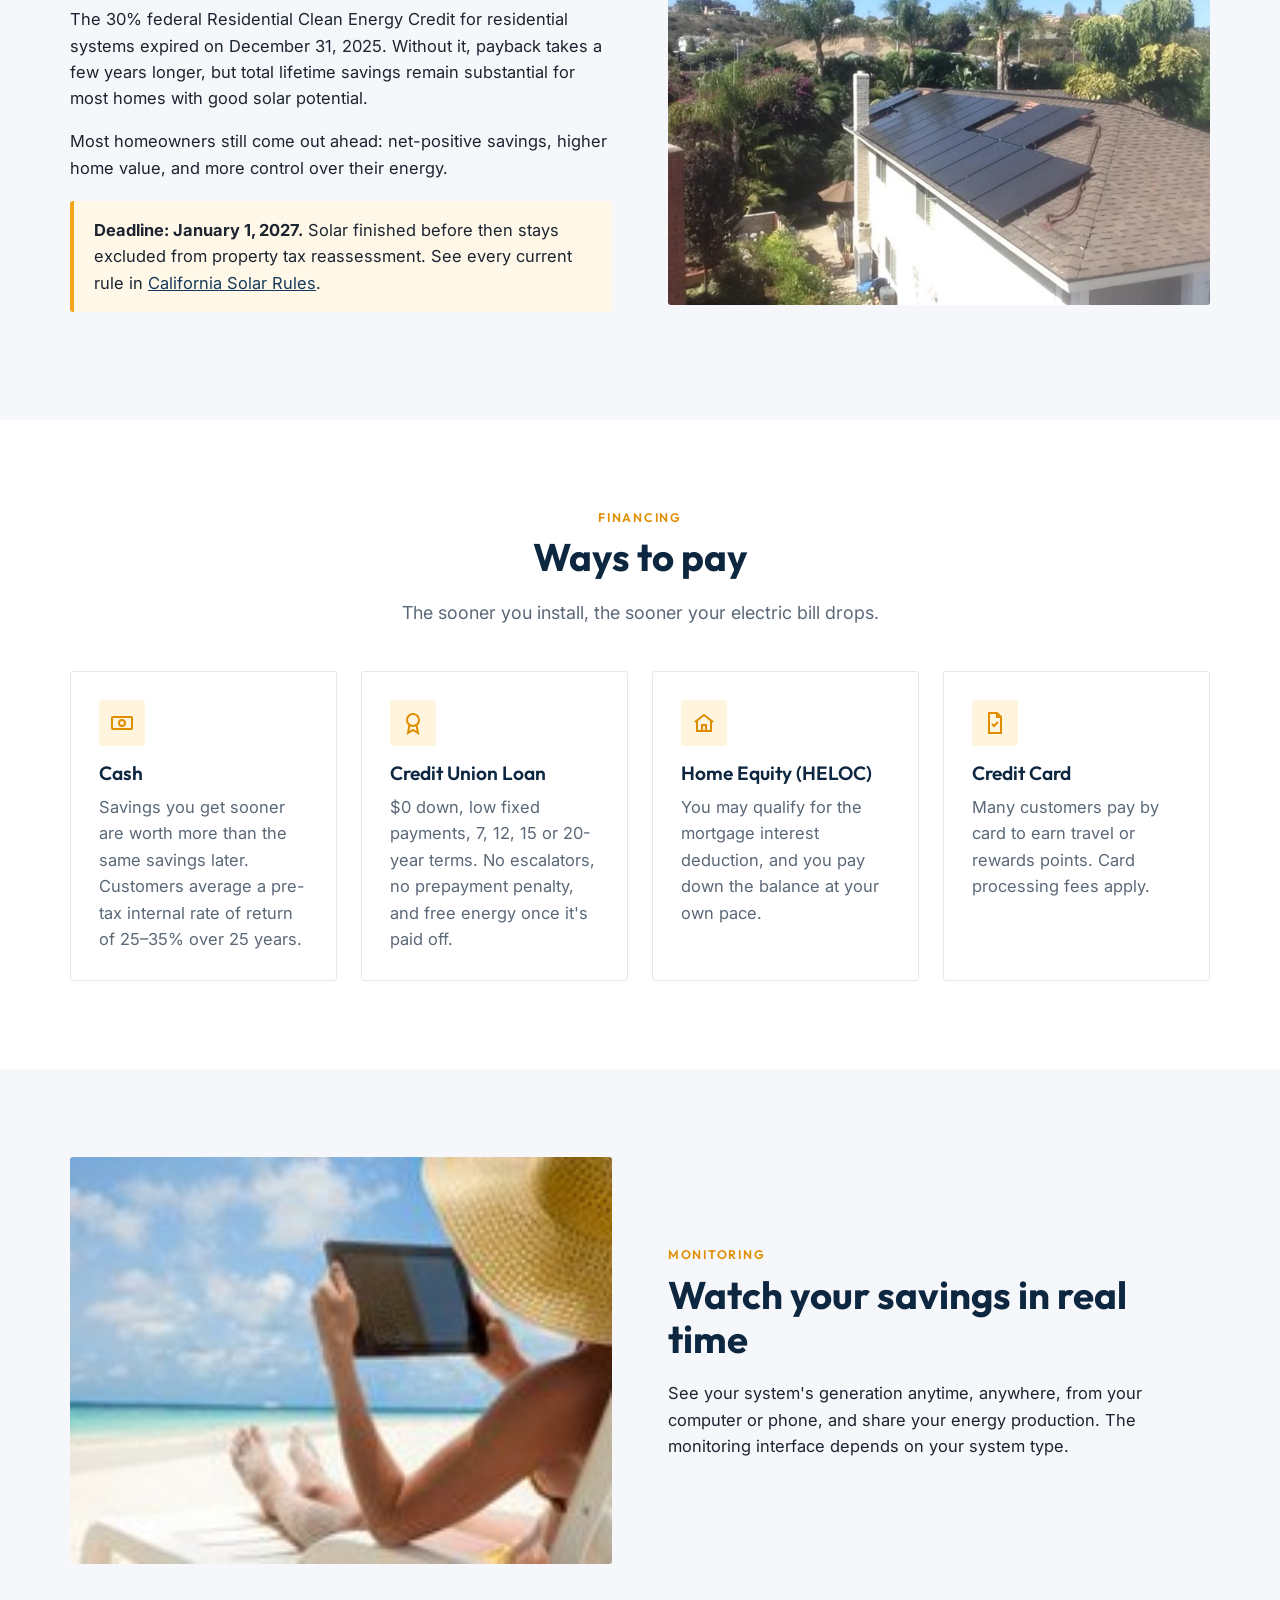
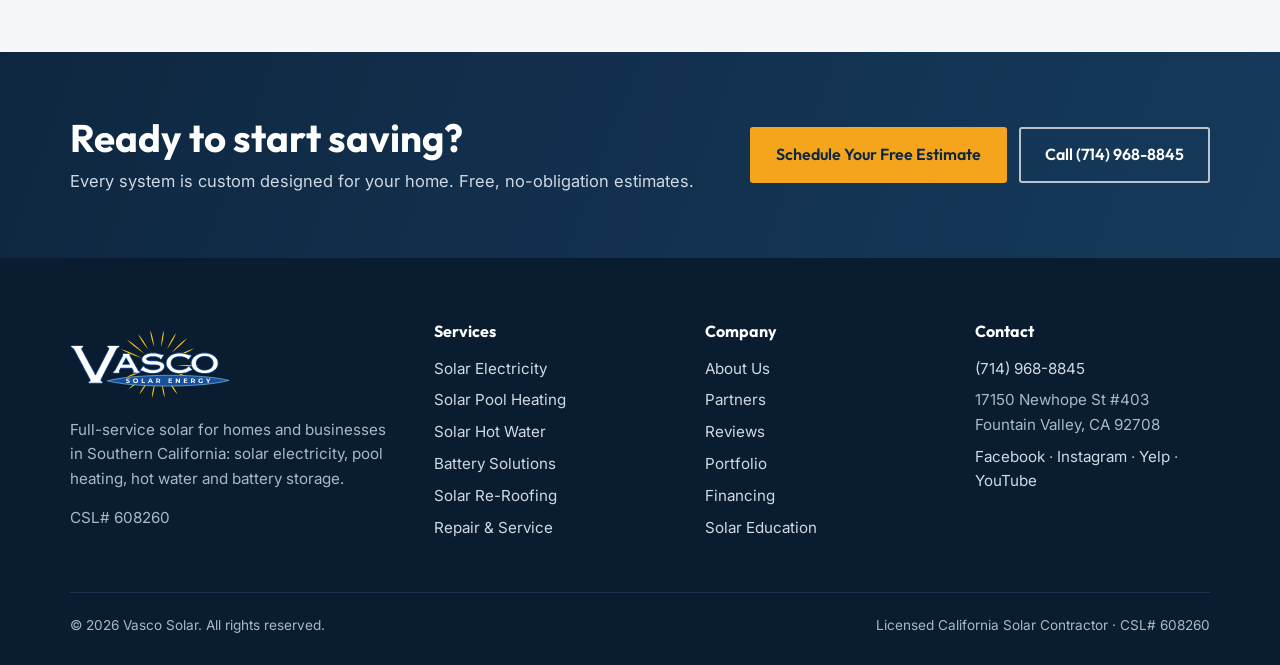
<file: go-solar.html>
<!doctype html>
<html lang="en">
<head>
<meta charset="utf-8">
<meta name="viewport" content="width=device-width,initial-scale=1">
<title>Go Solar: Benefits, Incentives & Financing | Vasco Solar</title>
<meta name="description" content="Benefits of solar, the current state of rebates and incentives, and financing options including $0-down credit union loans.">
<meta property="og:title" content="Go Solar: Benefits, Incentives & Financing | Vasco Solar">
<meta property="og:description" content="Benefits of solar, the current state of rebates and incentives, and financing options including $0-down credit union loans.">
<meta property="og:image" content="assets/brand/kit/social-share.jpg">
<link rel="icon" href="assets/brand/kit/favicon.ico">
<link rel="apple-touch-icon" href="assets/brand/kit/apple-touch-icon.png">
<link rel="preconnect" href="https://fonts.googleapis.com">
<link rel="preconnect" href="https://fonts.gstatic.com" crossorigin>
<link href="https://fonts.googleapis.com/css2?family=Inter:wght@400;500;600&family=Outfit:wght@500;600;700&display=swap" rel="stylesheet">
<link rel="stylesheet" href="assets/css/site.css">
</head>
<body>
<div class="topbar"><div class="wrap"><span>Serving Orange County &amp; Los Angeles County since 1989 &nbsp;·&nbsp; CSL# 608260</span><span>Call for a free estimate: <a href="tel:+17149688845">(714) 968-8845</a></span></div></div>
<header class="site"><div class="wrap">
  <a class="brand" href="index.html"><img src="assets/img/vasco-logo-reverse.svg" alt="Vasco Solar Energy"></a>
  <button class="menu-btn" aria-label="Menu">&#9776;</button>
  <nav class="main"><a href="index.html">Home</a><a href="services.html">Services</a><a href="go-solar.html" class="active">Go Solar</a><a href="portfolio.html">Portfolio</a><a href="learn.html">Solar Education</a><a href="about.html">About</a><a class="btn btn-sun" href="contact.html">Free Estimate</a></nav>
</div></header>
<main>
<section class="page-hero" style="background-image:url(assets/img/pv-02.jpg)"><div class="wrap"><h1>Go Solar</h1><p>Why solar still pays in California, and the ways to pay for it.</p></div></section>
<section><div class="wrap">
 <div class="head center"><span class="eyebrow">Benefits</span><h2>Why go solar</h2></div>
 <div class="grid g3">
  <div class="card"><div class="ico"><svg viewBox="0 0 24 24" fill="none" stroke="currentColor" stroke-width="2"><path d="M3 3v18h18M7 15l4-4 3 3 5-6"/></svg></div><h3>Hedge against rising rates</h3><p>Utility energy is expected to keep getting more expensive and is exposed to market swings.  Solar locks in your cost.</p></div>
  <div class="card"><div class="ico"><svg viewBox="0 0 24 24" fill="none" stroke="currentColor" stroke-width="2"><path d="M3 11l9-7 9 7M5 10v10h14V10M10 20v-6h4v6"/></svg></div><h3>Higher property value</h3><p>Solar adds value to your home, and in California it's excluded from property tax reassessment.</p></div>
  <div class="card"><div class="ico"><svg viewBox="0 0 24 24" fill="none" stroke="currentColor" stroke-width="2"><rect x="2" y="6" width="20" height="12" rx="1"/><circle cx="12" cy="12" r="3"/></svg></div><h3>Untaxed returns</h3><p>Solar can outperform many long-term investments, and unlike dividends, your savings aren't taxed.</p></div>
  <div class="card"><div class="ico"><svg viewBox="0 0 24 24" fill="none" stroke="currentColor" stroke-width="2"><circle cx="12" cy="12" r="4"/><path d="M12 2v2M12 20v2M4.9 4.9l1.4 1.4M17.7 17.7l1.4 1.4M2 12h2M20 12h2M4.9 19.1l1.4-1.4M17.7 6.3l1.4-1.4"/></svg></div><h3>Power or hot water</h3><p>Output comes as kilowatts that offset your electricity or therms that heat your water.</p></div>
  <div class="card"><div class="ico"><svg viewBox="0 0 24 24" fill="none" stroke="currentColor" stroke-width="2"><circle cx="9" cy="8" r="4"/><path d="M1 21v-1a7 7 0 0 1 14 0v1M16 3.1a4 4 0 0 1 0 7.8M23 21v-1a7 7 0 0 0-5-6.7"/></svg></div><h3>Local jobs</h3><p>Solar supports installers, engineers, designers, distributors and manufacturers in our community.</p></div>
  <div class="card"><div class="ico"><svg viewBox="0 0 24 24" fill="none" stroke="currentColor" stroke-width="2"><path d="M12 2.7S5 10 5 15a7 7 0 0 0 14 0c0-5-7-12.3-7-12.3z"/></svg></div><h3>A cleaner environment</h3><p>Solar conserves natural resources and displaces emissions from fossil fuels.</p></div>
 </div>
</div></section>

<section class="alt" id="incentives"><div class="wrap split">
 <div><span class="eyebrow">Rebates &amp; incentives</span><h2>The federal credit has ended.  Solar still pays.</h2>
 <p>The 30% federal Residential Clean Energy Credit for residential systems expired on December 31, 2025.  Without it, payback takes a few years longer, but total lifetime savings remain substantial for most homes with good solar potential.</p>
 <p>Most homeowners still come out ahead: net-positive savings, higher home value, and more control over their energy.</p><div class="note"><b>Deadline: January 1, 2027.</b>  Solar finished before then stays excluded from property tax reassessment.  See every current rule in <a href="learn.html#ca-rules">California Solar Rules</a>.</div></div>
 <img src="assets/img/pv-09.jpg" alt="Solar electric system in Dana Point" loading="lazy">
</div></section>

<section id="financing"><div class="wrap">
 <div class="head center"><span class="eyebrow">Financing</span><h2>Ways to pay</h2><p class="lede">The sooner you install, the sooner your electric bill drops.</p></div>
 <div class="grid g4">
  <div class="card"><div class="ico"><svg viewBox="0 0 24 24" fill="none" stroke="currentColor" stroke-width="2"><rect x="2" y="6" width="20" height="12" rx="1"/><circle cx="12" cy="12" r="3"/></svg></div><h3>Cash</h3><p>Savings you get sooner are worth more than the same savings later.  Customers average a pre-tax internal rate of return of 25–35% over 25 years.</p></div>
  <div class="card"><div class="ico"><svg viewBox="0 0 24 24" fill="none" stroke="currentColor" stroke-width="2"><circle cx="12" cy="9" r="6"/><path d="M8.5 14 7 22l5-3 5 3-1.5-8"/></svg></div><h3>Credit Union Loan</h3><p>$0 down, low fixed payments, 7, 12, 15 or 20-year terms.  No escalators, no prepayment penalty, and free energy once it's paid off.</p></div>
  <div class="card"><div class="ico"><svg viewBox="0 0 24 24" fill="none" stroke="currentColor" stroke-width="2"><path d="M3 11l9-7 9 7M5 10v10h14V10M10 20v-6h4v6"/></svg></div><h3>Home Equity (HELOC)</h3><p>You may qualify for the mortgage interest deduction, and you pay down the balance at your own pace.</p></div>
  <div class="card"><div class="ico"><svg viewBox="0 0 24 24" fill="none" stroke="currentColor" stroke-width="2"><path d="M14 2H6v20h12V6zM14 2v4h4M9 13l2 2 4-4"/></svg></div><h3>Credit Card</h3><p>Many customers pay by card to earn travel or rewards points.  Card processing fees apply.</p></div>
 </div>
</div></section>

<section class="alt"><div class="wrap split">
 <img src="assets/img/monitoring.jpg" alt="Solar production monitoring on a phone and computer" loading="lazy">
 <div><span class="eyebrow">Monitoring</span><h2>Watch your savings in real time</h2><p>See your system's generation anytime, anywhere, from your computer or phone, and share your energy production.  The monitoring interface depends on your system type.</p></div>
</div></section>

</main>
<section class="cta"><div class="wrap">
  <div><h2>Ready to start saving?</h2><p>Every system is custom designed for your home.  Free, no-obligation estimates.</p></div>
  <div class="actions"><a class="btn btn-sun" href="contact.html">Schedule Your Free Estimate</a><a class="btn btn-ghost" href="tel:+17149688845">Call (714) 968-8845</a></div>
</div></section>
<footer class="site"><div class="wrap">
  <div class="cols">
    <div><img class="logo-bw" src="assets/img/vasco-logo-reverse.svg" alt="Vasco Solar Energy">
      <p>Full-service solar for homes and businesses in Southern California: solar electricity, pool heating, hot water and battery storage.</p>
      <p>CSL# 608260</p></div>
    <div><h4>Services</h4><ul>
      <li><a href="services.html#solar-electricity">Solar Electricity</a></li><li><a href="services.html#pool-heating">Solar Pool Heating</a></li>
      <li><a href="services.html#hot-water">Solar Hot Water</a></li><li><a href="services.html#batteries">Battery Solutions</a></li>
      <li><a href="services.html#reroofing">Solar Re-Roofing</a></li><li><a href="services.html#repair">Repair &amp; Service</a></li></ul></div>
    <div><h4>Company</h4><ul>
      <li><a href="about.html">About Us</a></li><li><a href="about.html#partners">Partners</a></li><li><a href="about.html#reviews">Reviews</a></li>
      <li><a href="portfolio.html">Portfolio</a></li><li><a href="go-solar.html#financing">Financing</a></li><li><a href="learn.html">Solar Education</a></li></ul></div>
    <div><h4>Contact</h4><ul>
      <li><a href="tel:+17149688845">(714) 968-8845</a></li><li>17150 Newhope St #403<br>Fountain Valley, CA 92708</li>
      <li><a href="https://www.facebook.com/pages/Vasco-Solar-Energy/166852197671" rel="noopener">Facebook</a> · <a href="https://instagram.com/vascosolar" rel="noopener">Instagram</a> · <a href="https://www.yelp.com/biz/vasco-solar-fountain-valley" rel="noopener">Yelp</a> · <a href="https://www.youtube.com/channel/UChk1ZMSTl4NAo8vS2-lmLlQ" rel="noopener">YouTube</a></li></ul></div>
  </div>
  <div class="legal"><span>&copy; <span class="year">2026</span> Vasco Solar.  All rights reserved.</span><span>Licensed California Solar Contractor · CSL# 608260</span></div>
</div></footer>
<div class="lightbox"><button aria-label="Close">&times;</button><img alt=""></div>
<script src="assets/js/site.js"></script>
</body>
</html>
</file>
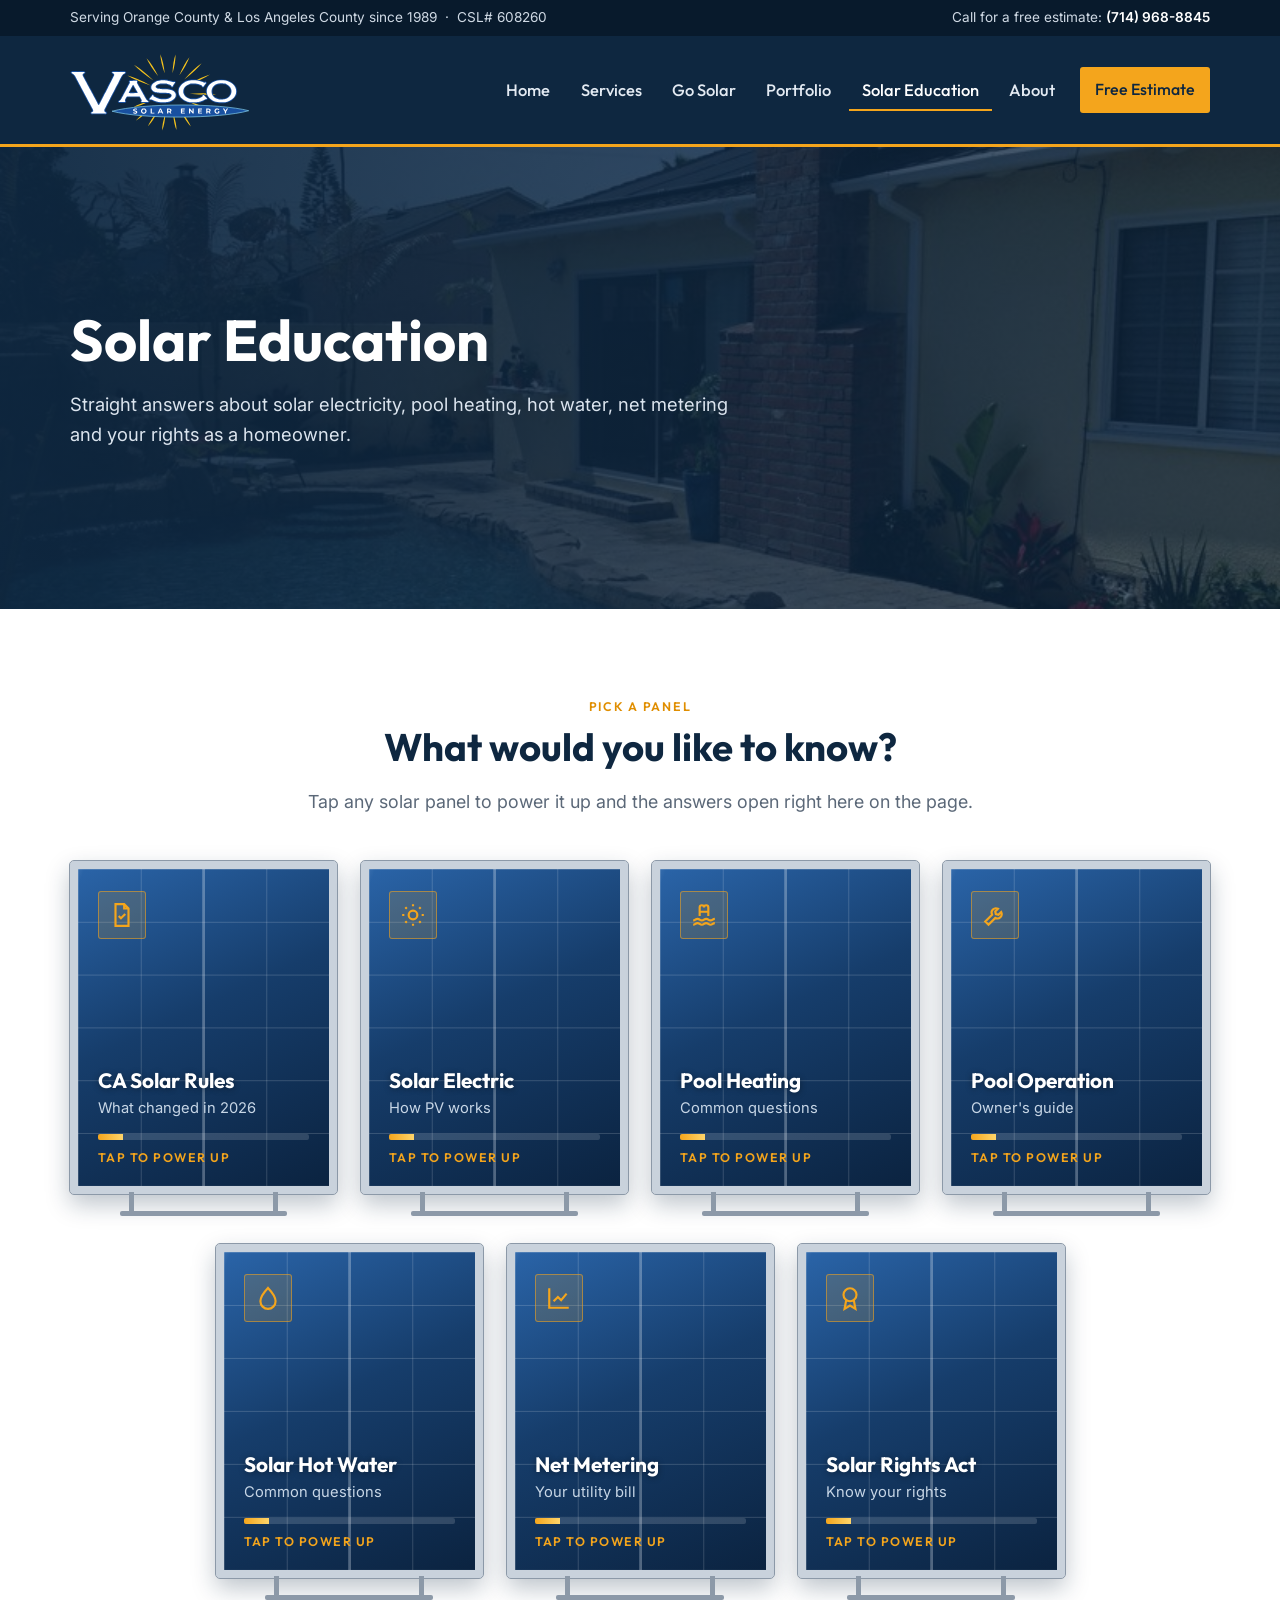
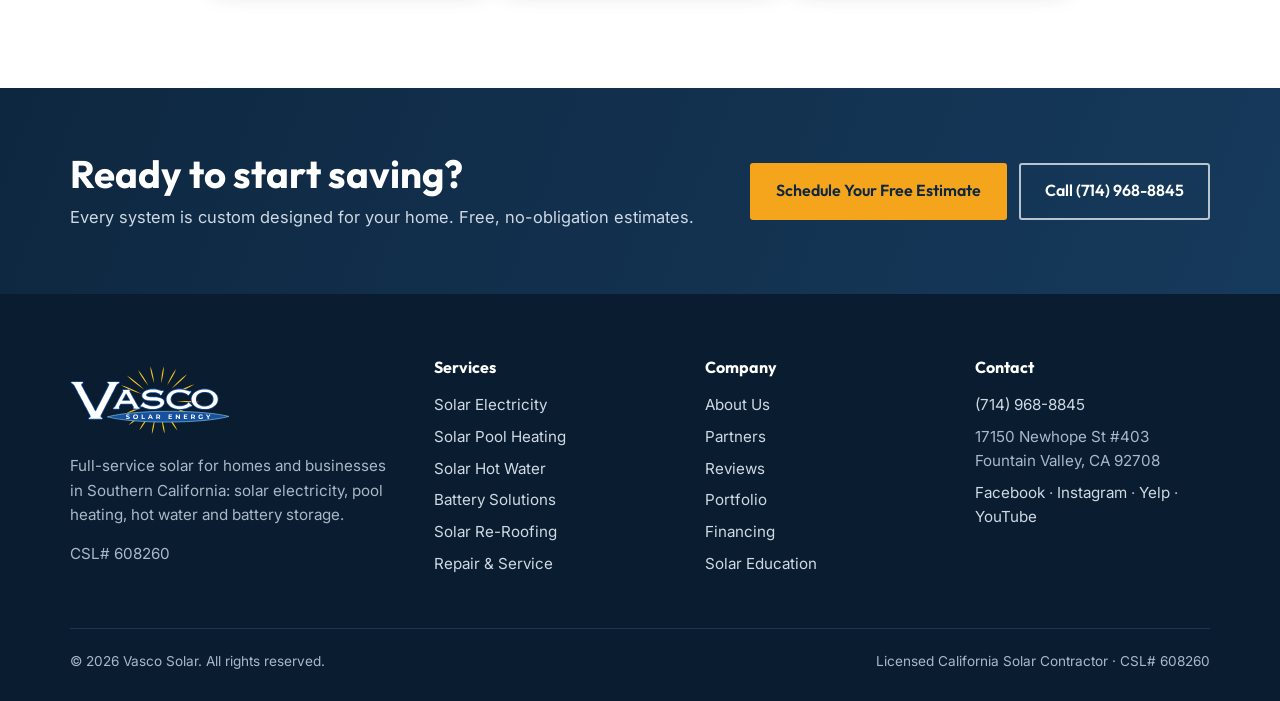
<file: learn.html>
<!doctype html>
<html lang="en">
<head>
<meta charset="utf-8">
<meta name="viewport" content="width=device-width,initial-scale=1">
<title>Solar Education & FAQs | Vasco Solar</title>
<meta name="description" content="FAQs on solar electricity, solar pool heating and hot water, pool system operation, net metering and the California Solar Rights Act.">
<meta property="og:title" content="Solar Education & FAQs | Vasco Solar">
<meta property="og:description" content="FAQs on solar electricity, solar pool heating and hot water, pool system operation, net metering and the California Solar Rights Act.">
<meta property="og:image" content="assets/brand/kit/social-share.jpg">
<link rel="icon" href="assets/brand/kit/favicon.ico">
<link rel="apple-touch-icon" href="assets/brand/kit/apple-touch-icon.png">
<link rel="preconnect" href="https://fonts.googleapis.com">
<link rel="preconnect" href="https://fonts.gstatic.com" crossorigin>
<link href="https://fonts.googleapis.com/css2?family=Inter:wght@400;500;600&family=Outfit:wght@500;600;700&display=swap" rel="stylesheet">
<link rel="stylesheet" href="assets/css/site.css">
</head>
<body>
<div class="topbar"><div class="wrap"><span>Serving Orange County &amp; Los Angeles County since 1989 &nbsp;·&nbsp; CSL# 608260</span><span>Call for a free estimate: <a href="tel:+17149688845">(714) 968-8845</a></span></div></div>
<header class="site"><div class="wrap">
  <a class="brand" href="index.html"><img src="assets/img/vasco-logo-reverse.svg" alt="Vasco Solar Energy"></a>
  <button class="menu-btn" aria-label="Menu">&#9776;</button>
  <nav class="main"><a href="index.html">Home</a><a href="services.html">Services</a><a href="go-solar.html">Go Solar</a><a href="portfolio.html">Portfolio</a><a href="learn.html" class="active">Solar Education</a><a href="about.html">About</a><a class="btn btn-sun" href="contact.html">Free Estimate</a></nav>
</div></header>
<main>
<section class="page-hero" style="background-image:url(assets/img/pool-3.jpg)"><div class="wrap"><h1>Solar Education</h1><p>Straight answers about solar electricity, pool heating, hot water, net metering and your rights as a homeowner.</p></div></section>
<section><div class="wrap">
 <div class="head center"><span class="eyebrow">Pick a panel</span><h2>What would you like to know?</h2>
 <p class="lede">Tap any solar panel to power it up and the answers open right here on the page.</p></div>
 <div class="spanels"><button class="spanel" type="button" data-open="ca-rules" aria-haspopup="dialog"><span class="sun-pop" aria-hidden="true"></span><span class="cells"><span class="glint" aria-hidden="true"></span><span class="pico"><svg viewBox="0 0 24 24" fill="none" stroke="currentColor" stroke-width="2"><path d="M14 2H6v20h12V6zM14 2v4h4M9 13l2 2 4-4"/></svg></span><span class="pt">CA Solar Rules</span><span class="ps">What changed in 2026</span><span class="meter" aria-hidden="true"><i></i></span><span class="tap">Tap to power up</span></span><span class="legs" aria-hidden="true"></span></button><button class="spanel" type="button" data-open="electric" aria-haspopup="dialog"><span class="sun-pop" aria-hidden="true"></span><span class="cells"><span class="glint" aria-hidden="true"></span><span class="pico"><svg viewBox="0 0 24 24" fill="none" stroke="currentColor" stroke-width="2"><circle cx="12" cy="12" r="4"/><path d="M12 2v2M12 20v2M4.9 4.9l1.4 1.4M17.7 17.7l1.4 1.4M2 12h2M20 12h2M4.9 19.1l1.4-1.4M17.7 6.3l1.4-1.4"/></svg></span><span class="pt">Solar Electric</span><span class="ps">How PV works</span><span class="meter" aria-hidden="true"><i></i></span><span class="tap">Tap to power up</span></span><span class="legs" aria-hidden="true"></span></button><button class="spanel" type="button" data-open="pool" aria-haspopup="dialog"><span class="sun-pop" aria-hidden="true"></span><span class="cells"><span class="glint" aria-hidden="true"></span><span class="pico"><svg viewBox="0 0 24 24" fill="none" stroke="currentColor" stroke-width="2"><path d="M2 17c2 0 2-1.5 4-1.5S8 17 10 17s2-1.5 4-1.5 2 1.5 4 1.5 2-1.5 4-1.5M2 21c2 0 2-1.5 4-1.5S8 21 10 21s2-1.5 4-1.5 2 1.5 4 1.5 2-1.5 4-1.5M8 13V5a2 2 0 0 1 4 0M16 13V5a2 2 0 0 0-4 0M8 9h8"/></svg></span><span class="pt">Pool Heating</span><span class="ps">Common questions</span><span class="meter" aria-hidden="true"><i></i></span><span class="tap">Tap to power up</span></span><span class="legs" aria-hidden="true"></span></button><button class="spanel" type="button" data-open="operation" aria-haspopup="dialog"><span class="sun-pop" aria-hidden="true"></span><span class="cells"><span class="glint" aria-hidden="true"></span><span class="pico"><svg viewBox="0 0 24 24" fill="none" stroke="currentColor" stroke-width="2"><path d="M14.7 6.3a4 4 0 0 0-5.4 5.4L3 18l3 3 6.3-6.3a4 4 0 0 0 5.4-5.4l-2.5 2.5-2.4-.6-.6-2.4z"/></svg></span><span class="pt">Pool Operation</span><span class="ps">Owner's guide</span><span class="meter" aria-hidden="true"><i></i></span><span class="tap">Tap to power up</span></span><span class="legs" aria-hidden="true"></span></button><button class="spanel" type="button" data-open="hot-water" aria-haspopup="dialog"><span class="sun-pop" aria-hidden="true"></span><span class="cells"><span class="glint" aria-hidden="true"></span><span class="pico"><svg viewBox="0 0 24 24" fill="none" stroke="currentColor" stroke-width="2"><path d="M12 2.7S5 10 5 15a7 7 0 0 0 14 0c0-5-7-12.3-7-12.3z"/></svg></span><span class="pt">Solar Hot Water</span><span class="ps">Common questions</span><span class="meter" aria-hidden="true"><i></i></span><span class="tap">Tap to power up</span></span><span class="legs" aria-hidden="true"></span></button><button class="spanel" type="button" data-open="net-metering" aria-haspopup="dialog"><span class="sun-pop" aria-hidden="true"></span><span class="cells"><span class="glint" aria-hidden="true"></span><span class="pico"><svg viewBox="0 0 24 24" fill="none" stroke="currentColor" stroke-width="2"><path d="M3 3v18h18M7 15l4-4 3 3 5-6"/></svg></span><span class="pt">Net Metering</span><span class="ps">Your utility bill</span><span class="meter" aria-hidden="true"><i></i></span><span class="tap">Tap to power up</span></span><span class="legs" aria-hidden="true"></span></button><button class="spanel" type="button" data-open="solar-rights" aria-haspopup="dialog"><span class="sun-pop" aria-hidden="true"></span><span class="cells"><span class="glint" aria-hidden="true"></span><span class="pico"><svg viewBox="0 0 24 24" fill="none" stroke="currentColor" stroke-width="2"><circle cx="12" cy="9" r="6"/><path d="M8.5 14 7 22l5-3 5 3-1.5-8"/></svg></span><span class="pt">Solar Rights Act</span><span class="ps">Know your rights</span><span class="meter" aria-hidden="true"><i></i></span><span class="tap">Tap to power up</span></span><span class="legs" aria-hidden="true"></span></button></div>
</div></section>
<dialog class="edu" id="ca-rules" aria-labelledby="ca-rules-h"><div class="edu-head"><span class="pico"><svg viewBox="0 0 24 24" fill="none" stroke="currentColor" stroke-width="2"><path d="M14 2H6v20h12V6zM14 2v4h4M9 13l2 2 4-4"/></svg></span><h2 id="ca-rules-h">California solar rules, 2026</h2><button class="edu-x" type="button" aria-label="Close">&times;</button></div><div class="edu-body"><p class="lede">The laws, rate changes and code updates that affect buying solar in California right now, in plain English.  Click any column heading to sort.</p><p class="reviewed">Last reviewed: November 8, 2026</p><div class="table-scroll"><table class="data rules"><thead><tr><th>Rule</th><th>Status</th><th>Effective</th><th>What it means for you</th><th>Source</th></tr></thead><tbody><tr><td><b>Federal 30% solar tax credit (Section 25D)</b></td><td data-sort="ended"><span class="chip chip-ended">Ended</span></td><td data-sort="2025-12-31">Dec 31, 2025</td><td>Homeowners who buy solar or batteries installed after 2025 can no longer claim the credit.  Leasing companies may still claim a commercial credit on projects that start construction by July 4, 2026 or go into service by the end of 2027.</td><td><a href="https://seia.org/?p=12215" rel="noopener">SEIA summary of the 2025 federal budget law</a></td></tr><tr><td><b>Solar property tax exclusion</b></td><td data-sort="ending"><span class="chip chip-ending">Ends soon</span></td><td data-sort="2027-01-01">Jan 1, 2027</td><td>Solar finished before January 1, 2027 is not added to your assessed value, and it stays excluded until the home changes ownership.  Systems finished after that date can be assessed.  <b>Install in 2026 to keep the exclusion.</b></td><td><a href="https://calmatters.digitaldemocracy.org/bills/ca_202520260sb710" rel="noopener">SB 710, signed Oct 3, 2025</a></td></tr><tr><td><b>Plug-in (balcony) solar, SB 868</b></td><td data-sort="coming"><span class="chip chip-coming">Coming</span></td><td data-sort="2027-01-01">Jan 1, 2027</td><td>Renters and homeowners can plug in up to 1,200 watts of UL-certified solar without a utility agreement or fees (that exemption runs through 2030).  It offsets your own use only and earns no export credit.</td><td><a href="https://mgrid.org/2026/10/02/newsom-signs-californias-1200-w-plug-in-solar-law-as-the-tenth-state-but-the-utility-exemption-expires-in-2030/" rel="noopener">SB 868, signed Sept 30, 2026</a></td></tr><tr><td><b>Solar Billing Plan (net billing)</b></td><td data-sort="active"><span class="chip chip-active">In effect</span></td><td data-sort="2023-04-15">Apr 15, 2023</td><td>New SCE solar customers earn hourly export credits set by the CPUC, locked for nine years, on time-of-use rate TOU-D-PRIME (peak 4 to 9 p.m.).  Customers who enroll before 2028 get an Energy Export Bonus of about $0.04 per kWh ($0.09 if income-qualified).  Exports are worth most in the evening, which makes a battery more valuable.</td><td><a href="https://www.sce.com/clean-energy-efficiency/solar-generating-your-own-power/billing-incentives/solar-billing-plan" rel="noopener">SCE Solar Billing Plan</a></td></tr><tr><td><b>Legacy net metering (NEM 1.0 and 2.0)</b></td><td data-sort="active"><span class="chip chip-active">In effect</span></td><td data-sort="2023-04-14">Before Apr 15, 2023</td><td>Systems connected before April 15, 2023 keep their original net metering terms for 20 years from interconnection, and the agreement stays with the home when it is sold.  A 2025 bill (AB 942) that would have ended it on sale was amended to remove that provision.</td><td><a href="https://calssa.org/press-releases/2025/7/15/senate-energy-committee-amends-controversial-ab-942-to-protect-net-metering-contracts-for-solar-users" rel="noopener">CALSSA, July 15, 2025</a></td></tr><tr><td><b>Monthly fixed charge on electric bills</b></td><td data-sort="active"><span class="chip chip-active">In effect</span></td><td data-sort="2025-11-01">Nov 2025 (SCE)</td><td>SCE's Base Services Charge is about $24.15 a month for most households, about $12 for FERA and about $6 for CARE, offset partly by lower per-kWh rates.  Solar credits cannot pay it, so every solar home pays it.  SDG&amp;E started in October 2025 and PG&amp;E in March 2026.</td><td><a href="https://nrgcleanpower.com/learning-center/the-new-california-fixed-charge-what-it-means-for-your-electricity-bill/" rel="noopener">NRG Clean Power summary of the CPUC decision</a></td></tr><tr><td><b>Title 24: pool and spa heating</b></td><td data-sort="active"><span class="chip chip-active">In effect</span></td><td data-sort="2026-01-01">Jan 1, 2026</td><td>New pools and spas, and existing ones getting heat for the first time, can no longer use a gas-only heater.  Compliant options are solar thermal collectors, a heat pump, or a hybrid that gets most of its heat from renewables.</td><td><a href="https://www.energy.ca.gov/sites/default/files/2025-06/2025_Energy_Code_Overview_ADA.pdf" rel="noopener">California Energy Commission, 2025 Energy Code</a></td></tr><tr><td><b>Title 24: new homes</b></td><td data-sort="active"><span class="chip chip-active">In effect</span></td><td data-sort="2026-01-01">Jan 1, 2026</td><td>Solar has been required on most new homes since 2020.  The 2025 code adds electric-ready wiring and space for future batteries, and the solar rules reach major renovations, ADUs and additions.</td><td><a href="https://www.energy.ca.gov/sites/default/files/2025-06/2025_Energy_Code_Overview_ADA.pdf" rel="noopener">California Energy Commission, 2025 Energy Code</a></td></tr><tr><td><b>California Solar Rights Act</b></td><td data-sort="active"><span class="chip chip-active">In effect</span></td><td data-sort="1978-01-01">Since 1978</td><td>HOAs and local rules cannot ban solar, or impose restrictions that significantly raise its cost or cut its performance.</td><td><a href="https://leginfo.legislature.ca.gov/faces/codes_displaySection.xhtml?lawCode=CIV&amp;sectionNum=714" rel="noopener">Civil Code Section 714</a></td></tr><tr><td><b>Instant online solar permits (SolarAPP+, SB 379)</b></td><td data-sort="active"><span class="chip chip-active">In effect</span></td><td data-sort="2023-09-30">Sept 2023 / Sept 2024</td><td>Cities and counties must offer automated online permitting for standard home solar and battery systems (larger cities by Sept 30, 2023, smaller ones by Sept 30, 2024).  That means faster permits and installs in most of Orange and Los Angeles County.</td><td><a href="https://www.energy.ca.gov/residential-solar-permitting-program-dashboard" rel="noopener">CEC permitting dashboard</a></td></tr><tr><td><b>Battery rebates (SGIP)</b></td><td data-sort="active"><span class="chip chip-active">Funds limited</span></td><td data-sort="2026-03-01">Ongoing</td><td>The Self-Generation Incentive Program pays rebates on home batteries for SCE, PG&amp;E, SDG&amp;E and SoCalGas customers, with much larger amounts for high fire-risk areas, medical baseline and income-qualified households.  Budgets can run out, so check availability before you buy.</td><td><a href="https://www.selfgenca.com/" rel="noopener">SGIP program site</a></td></tr></tbody></table></div><div class="note">This is a summary, not legal or tax advice.  Call us at (714) 968-8845 and we will explain how each rule applies to your home.</div></div></dialog><dialog class="edu" id="electric" aria-labelledby="electric-h"><div class="edu-head"><span class="pico"><svg viewBox="0 0 24 24" fill="none" stroke="currentColor" stroke-width="2"><circle cx="12" cy="12" r="4"/><path d="M12 2v2M12 20v2M4.9 4.9l1.4 1.4M17.7 17.7l1.4 1.4M2 12h2M20 12h2M4.9 19.1l1.4-1.4M17.7 6.3l1.4-1.4"/></svg></span><h2 id="electric-h">Solar electric FAQ</h2><button class="edu-x" type="button" aria-label="Close">&times;</button></div><div class="edu-body"><div class="faq"><div class="faq-item"><h3>How does sunshine become electricity?</h3><p>Solar cells turn sunlight into DC electricity.  The inverter, the system's brain, converts it to AC power your home uses.  It feeds your electrical panel to run lights and appliances, and your utility meter runs backward when you produce more than you're using.</p></div><div class="faq-item"><h3>Do I need south-facing exposure?</h3><p>Not necessarily.  Southern exposure makes a system more effective, but many homes without it still work well for solar.</p></div><div class="faq-item"><h3>Will my property taxes go up?</h3><p>Probably not.  In California, adding an active solar energy system to an existing property is automatically excluded from reassessment, usually with nothing to file, and there's no limit on how much solar you can add.</p></div></div></div></dialog><dialog class="edu" id="pool" aria-labelledby="pool-h"><div class="edu-head"><span class="pico"><svg viewBox="0 0 24 24" fill="none" stroke="currentColor" stroke-width="2"><path d="M2 17c2 0 2-1.5 4-1.5S8 17 10 17s2-1.5 4-1.5 2 1.5 4 1.5 2-1.5 4-1.5M2 21c2 0 2-1.5 4-1.5S8 21 10 21s2-1.5 4-1.5 2 1.5 4 1.5 2-1.5 4-1.5M8 13V5a2 2 0 0 1 4 0M16 13V5a2 2 0 0 0-4 0M8 9h8"/></svg></span><h2 id="pool-h">Solar pool heating FAQ</h2><button class="edu-x" type="button" aria-label="Close">&times;</button></div><div class="edu-body"><div class="faq"><div class="faq-item"><h3>What areas do you cover?</h3><p>We install and service systems mainly in Orange County and Los Angeles County, including Aliso Viejo, Anaheim, Irvine, Newport Beach, Huntington Beach, Long Beach, Beverly Hills and surrounding communities.</p></div><div class="faq-item"><h3>What should I ask when comparing solar pool heating systems?</h3><ul><li>Have the manufacturer and contractor been in business longer than the warranty?</li><li>Is the company a licensed solar contractor with liability and workers' comp certificates?</li><li>Does the installer have experience with all types of solar heating systems?</li><li>Is the warranty backed by the original manufacturer, not a distributor?</li><li>Is the mounting system proven against hurricane-force winds?</li><li>Is the collector certified and tested by independent agencies?</li><li>Has the collector proven trouble-free over 20+ years of use?</li></ul></div><div class="faq-item"><h3>Will my HOA allow solar?</h3><p>Yes.  California's Solar Rights Act makes it illegal for HOAs to prohibit solar installations.</p></div><div class="faq-item"><h3>Can one system heat both my pool and my household water?</h3><p>No.  California pool collectors are unglazed and designed to heat thousands of gallons to about 80°F.  Hot water systems heat under 100 gallons to about 130°F, which takes very little energy by comparison.</p></div><div class="faq-item"><h3>Can the collectors heat a spa?</h3><p>Yes.  Set the spa circulation cycle for the end of the day and the thermostat to 104°F.</p></div><div class="faq-item"><h3>Will I need a pool cover?</h3><p>Not during the warm swim season.  A cover does hold heat overnight and cuts evaporative heat loss.</p></div><div class="faq-item"><h3>How much warmer will my pool be?</h3><p>Following our recommended collector sizing, typically 6 to 20 degrees warmer than before under the same weather.  More collector area relative to pool surface means warmer water.</p></div><div class="faq-item"><h3>Can my home accommodate a system?  Must it face south?</h3><p>Most homes can.  Collectors usually go on the roof but can go anywhere with good sun for much of the day, and they don't have to face south.  Size depends on your pool, location, orientation, shading and desired season.</p></div><div class="faq-item"><h3>How does a solar pool heater work?</h3><p>Your existing pump sends water through the filter, then sensors and a motorized valve divert it through the collectors when there's heat available.  The warmed water returns to the pool, and once it reaches your setpoint, water bypasses the collectors.</p></div><div class="faq-item"><h3>What does it cost to operate and maintain?</h3><p>Nothing to operate, because the sun is free.  Maintenance is minimal; normal filter cleaning is usually all that's needed, with a cleaning and service check recommended after five years.</p></div><div class="faq-item"><h3>Why heat with solar?</h3><p>The U.S. Department of Energy identifies solar pool heating as one of the most cost-effective ways to cut energy use.  Gas heaters release carbon dioxide and other emissions; solar uses no fossil fuel at all.</p></div></div></div></dialog><dialog class="edu" id="operation" aria-labelledby="operation-h"><div class="edu-head"><span class="pico"><svg viewBox="0 0 24 24" fill="none" stroke="currentColor" stroke-width="2"><path d="M14.7 6.3a4 4 0 0 0-5.4 5.4L3 18l3 3 6.3-6.3a4 4 0 0 0 5.4-5.4l-2.5 2.5-2.4-.6-.6-2.4z"/></svg></span><h2 id="operation-h">Solar pool system operation</h2><button class="edu-x" type="button" aria-label="Close">&times;</button></div><div class="edu-body">
 <div class="note"><b>Before you start:</b> drain the system for winter before November 15 and keep it off until March 1.  Many systems drain automatically, so check with us if you're not sure.</div>
 <div class="grid g2" style="margin-top:24px">
  <div class="card"><h3>Normal startup</h3><ol class="steps"><li>Confirm the pool pump is running and the power indicator is lit.</li><li>Set the solar controller's function switch to Automatic.</li><li>Set your temperature between 60°F and 104°F.</li><li>When water enters the collectors, filter pressure rises about 4–7 psi and air purges for roughly 3 minutes (you'll see bubbles).</li></ol></div>
  <div class="card"><h3>Backwashing the filter</h3><ol class="steps"><li>Turn off the controller and wait for the solar valve to move fully to Bypass.</li><li>Turn the red-handle ball valve to Off (perpendicular to the pipe).</li><li>Backwash as usual and add diatomaceous earth.</li><li>Wait about 30 minutes, reopen the red-handle valve, and return the controller to Automatic.</li></ol></div>
  <div class="card"><h3>Winter freeze protection</h3><ol class="steps"><li>Set the solar controller to Off.</li><li>Turn off the main pump and wait at least one hour for drainage.</li><li>Close the red-handle ball valve to isolate the collectors.</li><li>Open the 1/2-inch ball valve and leave it open until spring startup.</li></ol></div>
  <div class="card"><h3>Troubleshooting &amp; tips</h3><ul><li><b>No "flow through collector" light:</b> confirm Automatic, then try the manual flow setting; if still off, call us.</li><li><b>No bubbles at startup:</b> check the pump, controller mode, connections and temperature setting.</li><li><b>Bubbles that won't stop:</b> clean or backwash the filter and empty the pump basket.</li><li>Run the pump roughly 11 AM to 5 PM, pull from the main drain, and aim return jets downward.</li></ul></div>
 </div></div></dialog><dialog class="edu" id="hot-water" aria-labelledby="hot-water-h"><div class="edu-head"><span class="pico"><svg viewBox="0 0 24 24" fill="none" stroke="currentColor" stroke-width="2"><path d="M12 2.7S5 10 5 15a7 7 0 0 0 14 0c0-5-7-12.3-7-12.3z"/></svg></span><h2 id="hot-water-h">Solar hot water FAQ</h2><button class="edu-x" type="button" aria-label="Close">&times;</button></div><div class="edu-body"><div class="faq"><div class="faq-item"><h3>How much does a solar hot water system cost?</h3><p>On average $5,500 to $7,000, depending on the number of people in the home, system size and type, roof type and building code requirements.</p></div><div class="faq-item"><h3>Will solar affect my water heater?</h3><p>Yes, in a good way.  Your water heater runs less often, which can extend its life significantly.</p></div><div class="faq-item"><h3>What about maintenance?</h3><p>Minimal.  Solar water heating systems are simple, and ours need almost no maintenance.</p></div><div class="faq-item"><h3>How do solar water heaters work?</h3><p>A heat-transfer fluid flows through the collectors, heats up, and transfers that heat to your household water in a storage tank.  Solar can be your only hot water source or pair with a conventional backup for heavy demand.  Systems are sized by bedrooms, occupants and household needs.</p></div></div></div></dialog><dialog class="edu" id="net-metering" aria-labelledby="net-metering-h"><div class="edu-head"><span class="pico"><svg viewBox="0 0 24 24" fill="none" stroke="currentColor" stroke-width="2"><path d="M3 3v18h18M7 15l4-4 3 3 5-6"/></svg></span><h2 id="net-metering-h">Net metering &amp; the Solar Billing Plan</h2><button class="edu-x" type="button" aria-label="Close">&times;</button></div><div class="edu-body">
 <p class="lede">Which program you're on depends on when your system was interconnected.  Click any column heading to sort.</p>
 <div class="table-scroll"><table class="data"><thead><tr><th>Program</th><th>Utility</th><th>Systems installed</th><th>Bill guide</th></tr></thead><tbody>
  <tr><td>NEM 1.0</td><td>SCE</td><td>Before June 30, 2017</td><td><a href="https://www.sce.com/sites/default/files/inline-files/NEM%2B1.0%2BUYB%2B0617%2Br3.pdf" rel="noopener">Understanding your NEM 1.0 bill (PDF)</a></td></tr>
  <tr><td>NEM 2.0</td><td>SCE</td><td>July 1, 2017 to April 13, 2023</td><td><a href="https://www.sce.com/sites/default/files/inline-files/Understanding_Your_NEM_2_Billing_Statement%2B%281%29.pdf" rel="noopener">Understanding your NEM 2.0 bill (PDF)</a></td></tr>
  <tr><td>Solar Billing Plan</td><td>SCE</td><td>After April 14, 2023</td><td><a href="https://www.sce.com/residential/generating-your-own-power/solar-billing-plan" rel="noopener">SCE Solar Billing Plan</a></td></tr>
  <tr><td>Net Metering</td><td>SDG&amp;E</td><td>See statement guide</td><td><a href="assets/img/doc-sdge-net-metering.pdf">Understanding your SDG&amp;E bill (PDF)</a></td></tr>
 </tbody></table></div></div></dialog><dialog class="edu" id="solar-rights" aria-labelledby="solar-rights-h"><div class="edu-head"><span class="pico"><svg viewBox="0 0 24 24" fill="none" stroke="currentColor" stroke-width="2"><circle cx="12" cy="9" r="6"/><path d="M8.5 14 7 22l5-3 5 3-1.5-8"/></svg></span><h2 id="solar-rights-h">California Solar Rights Act</h2><button class="edu-x" type="button" aria-label="Close">&times;</button></div><div class="edu-body">
 <div class="split"><div>
 <p>California law limits restrictions that HOAs and others can place on solar energy systems, and makes it illegal for an HOA to prohibit a solar installation.</p>
 <p><a class="btn btn-navy" href="https://leginfo.legislature.ca.gov/faces/codes_displaySection.xhtml?lawCode=CIV&amp;sectionNum=714" rel="noopener">Read Civil Code Section 714</a></p></div>
 <img src="assets/img/pv-05.jpg" alt="Solar electric system in Rossmoor" loading="lazy"></div></div></dialog>

</main>
<section class="cta"><div class="wrap">
  <div><h2>Ready to start saving?</h2><p>Every system is custom designed for your home.  Free, no-obligation estimates.</p></div>
  <div class="actions"><a class="btn btn-sun" href="contact.html">Schedule Your Free Estimate</a><a class="btn btn-ghost" href="tel:+17149688845">Call (714) 968-8845</a></div>
</div></section>
<footer class="site"><div class="wrap">
  <div class="cols">
    <div><img class="logo-bw" src="assets/img/vasco-logo-reverse.svg" alt="Vasco Solar Energy">
      <p>Full-service solar for homes and businesses in Southern California: solar electricity, pool heating, hot water and battery storage.</p>
      <p>CSL# 608260</p></div>
    <div><h4>Services</h4><ul>
      <li><a href="services.html#solar-electricity">Solar Electricity</a></li><li><a href="services.html#pool-heating">Solar Pool Heating</a></li>
      <li><a href="services.html#hot-water">Solar Hot Water</a></li><li><a href="services.html#batteries">Battery Solutions</a></li>
      <li><a href="services.html#reroofing">Solar Re-Roofing</a></li><li><a href="services.html#repair">Repair &amp; Service</a></li></ul></div>
    <div><h4>Company</h4><ul>
      <li><a href="about.html">About Us</a></li><li><a href="about.html#partners">Partners</a></li><li><a href="about.html#reviews">Reviews</a></li>
      <li><a href="portfolio.html">Portfolio</a></li><li><a href="go-solar.html#financing">Financing</a></li><li><a href="learn.html">Solar Education</a></li></ul></div>
    <div><h4>Contact</h4><ul>
      <li><a href="tel:+17149688845">(714) 968-8845</a></li><li>17150 Newhope St #403<br>Fountain Valley, CA 92708</li>
      <li><a href="https://www.facebook.com/pages/Vasco-Solar-Energy/166852197671" rel="noopener">Facebook</a> · <a href="https://instagram.com/vascosolar" rel="noopener">Instagram</a> · <a href="https://www.yelp.com/biz/vasco-solar-fountain-valley" rel="noopener">Yelp</a> · <a href="https://www.youtube.com/channel/UChk1ZMSTl4NAo8vS2-lmLlQ" rel="noopener">YouTube</a></li></ul></div>
  </div>
  <div class="legal"><span>&copy; <span class="year">2026</span> Vasco Solar.  All rights reserved.</span><span>Licensed California Solar Contractor · CSL# 608260</span></div>
</div></footer>
<div class="lightbox"><button aria-label="Close">&times;</button><img alt=""></div>
<script src="assets/js/site.js"></script>
</body>
</html>
</file>
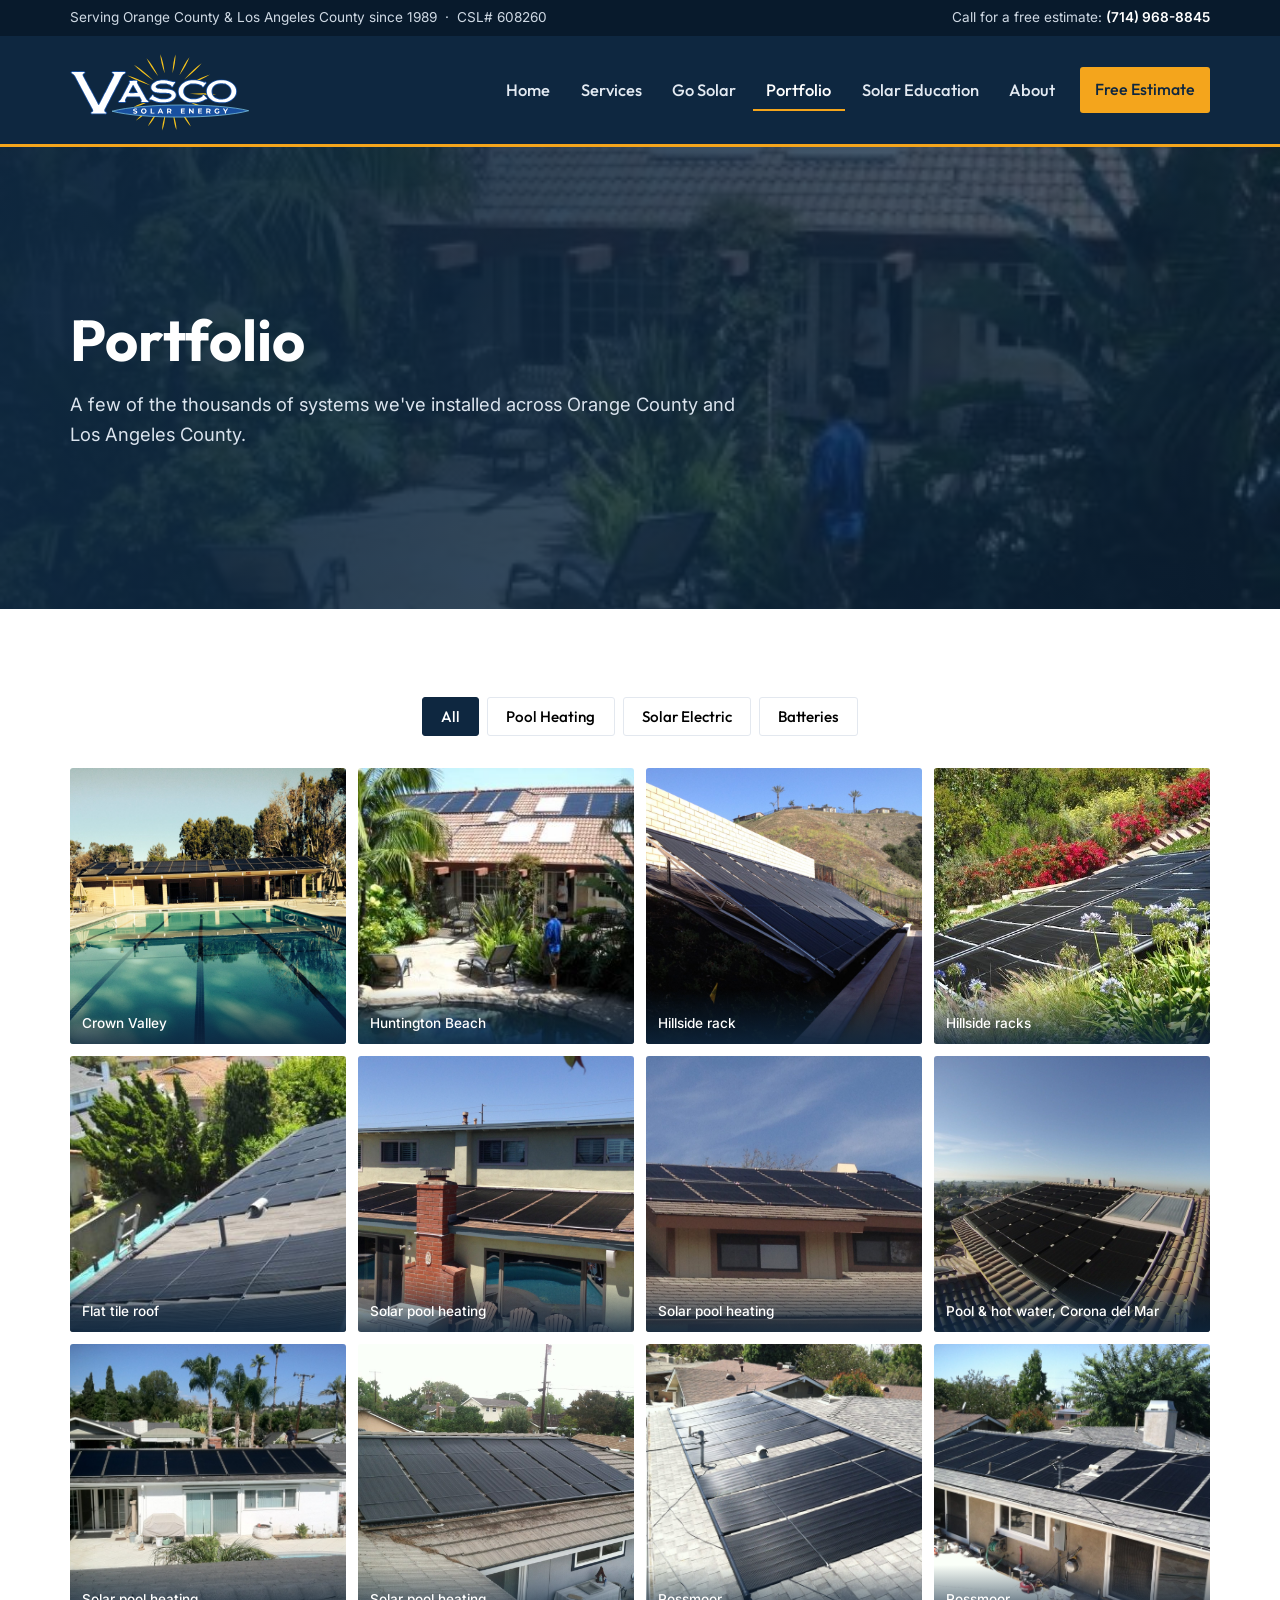
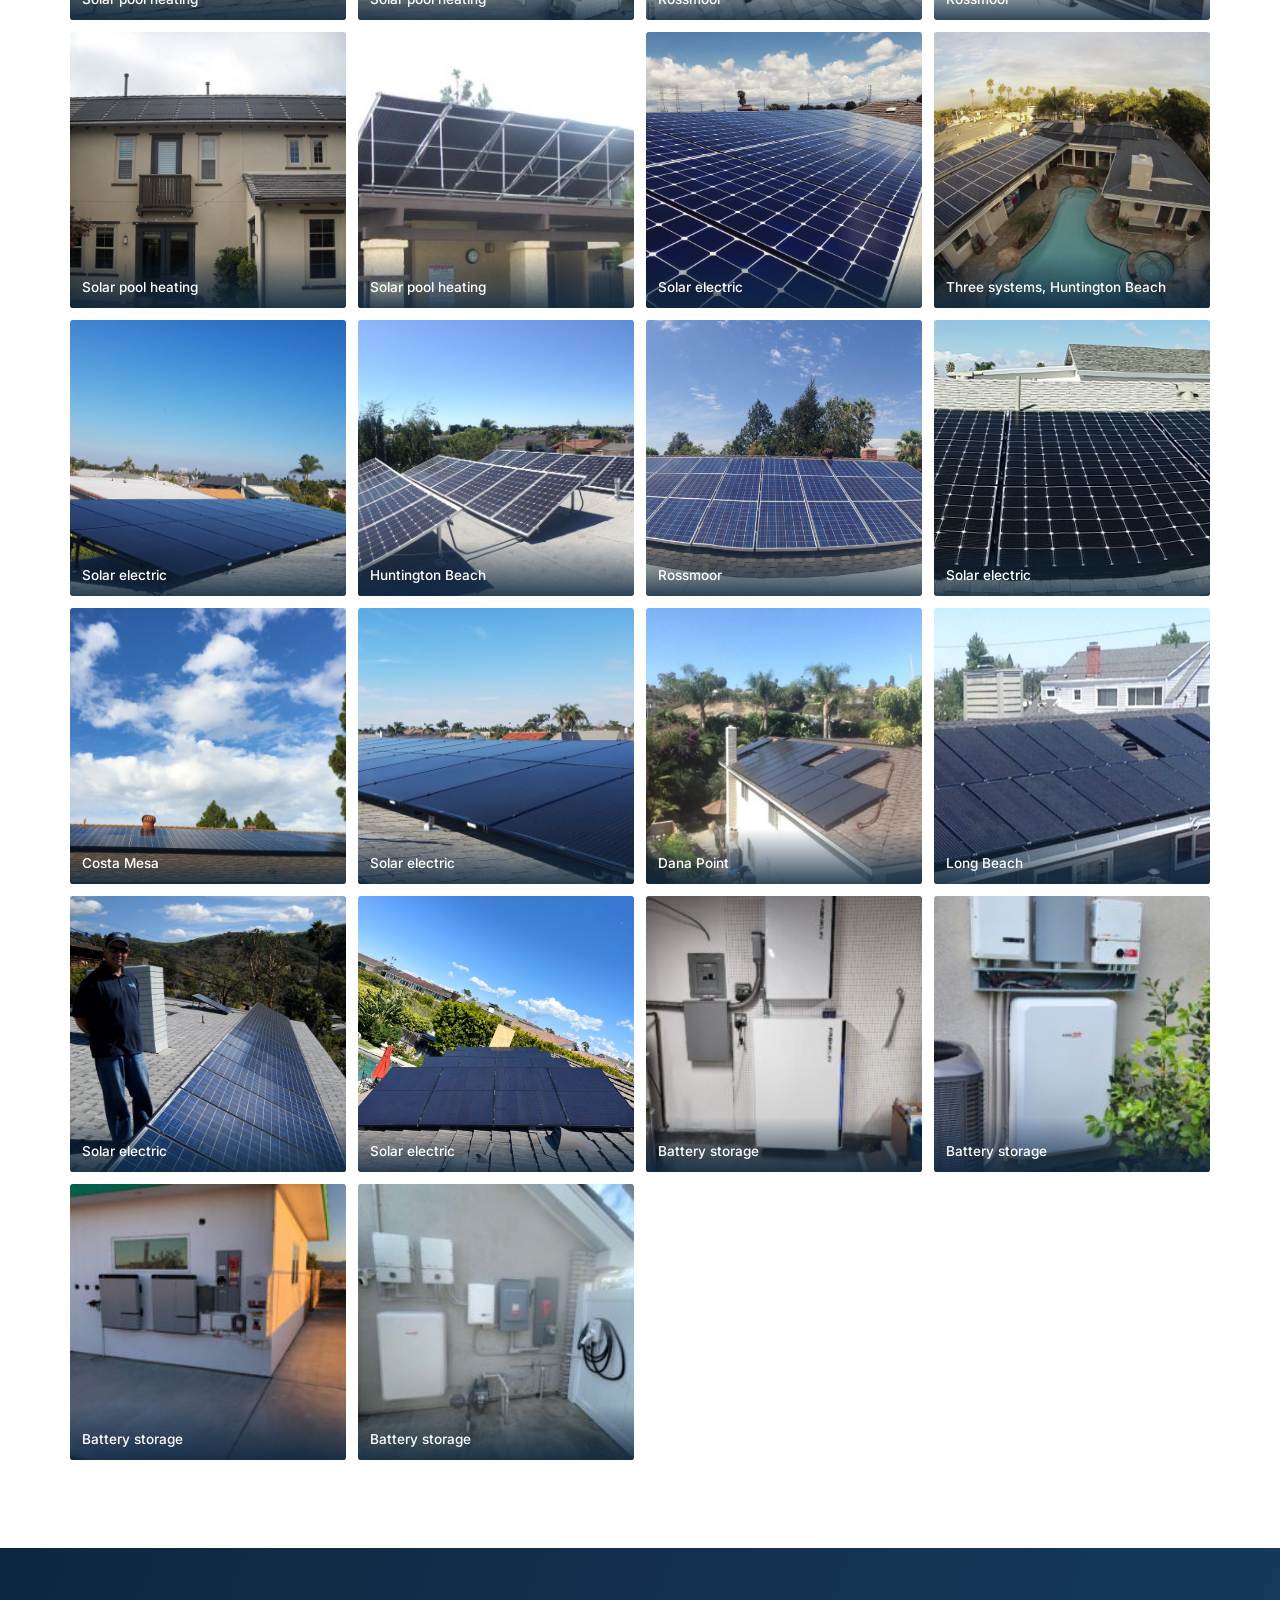
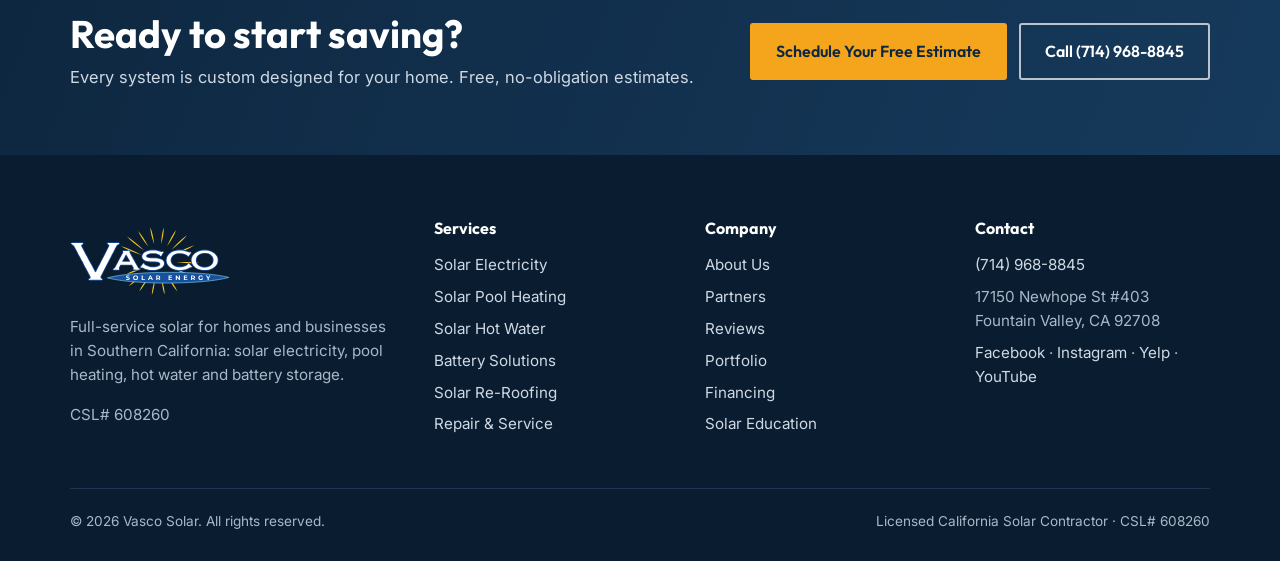
<file: portfolio.html>
<!doctype html>
<html lang="en">
<head>
<meta charset="utf-8">
<meta name="viewport" content="width=device-width,initial-scale=1">
<title>Portfolio | Vasco Solar</title>
<meta name="description" content="Solar pool heating, solar electric and battery installations by Vasco Solar across Southern California.">
<meta property="og:title" content="Portfolio | Vasco Solar">
<meta property="og:description" content="Solar pool heating, solar electric and battery installations by Vasco Solar across Southern California.">
<meta property="og:image" content="assets/brand/kit/social-share.jpg">
<link rel="icon" href="assets/brand/kit/favicon.ico">
<link rel="apple-touch-icon" href="assets/brand/kit/apple-touch-icon.png">
<link rel="preconnect" href="https://fonts.googleapis.com">
<link rel="preconnect" href="https://fonts.gstatic.com" crossorigin>
<link href="https://fonts.googleapis.com/css2?family=Inter:wght@400;500;600&family=Outfit:wght@500;600;700&display=swap" rel="stylesheet">
<link rel="stylesheet" href="assets/css/site.css">
</head>
<body>
<div class="topbar"><div class="wrap"><span>Serving Orange County &amp; Los Angeles County since 1989 &nbsp;·&nbsp; CSL# 608260</span><span>Call for a free estimate: <a href="tel:+17149688845">(714) 968-8845</a></span></div></div>
<header class="site"><div class="wrap">
  <a class="brand" href="index.html"><img src="assets/img/vasco-logo-reverse.svg" alt="Vasco Solar Energy"></a>
  <button class="menu-btn" aria-label="Menu">&#9776;</button>
  <nav class="main"><a href="index.html">Home</a><a href="services.html">Services</a><a href="go-solar.html">Go Solar</a><a href="portfolio.html" class="active">Portfolio</a><a href="learn.html">Solar Education</a><a href="about.html">About</a><a class="btn btn-sun" href="contact.html">Free Estimate</a></nav>
</div></header>
<main>
<section class="page-hero" style="background-image:url(assets/img/pool-02.jpg)"><div class="wrap"><h1>Portfolio</h1><p>A few of the thousands of systems we've installed across Orange County and Los Angeles County.</p></div></section>
<section><div class="wrap">
 <div class="filters"><button class="on" data-f="all">All</button><button data-f="pool">Pool Heating</button><button data-f="pv">Solar Electric</button><button data-f="battery">Batteries</button></div>
 <div class="gallery"><figure data-cat="pool"><img src="assets/img/pool-01.jpg" alt="Solar pool heating: Crown Valley" loading="lazy"><figcaption>Crown Valley</figcaption></figure><figure data-cat="pool"><img src="assets/img/pool-02.jpg" alt="Solar pool heating: Huntington Beach" loading="lazy"><figcaption>Huntington Beach</figcaption></figure><figure data-cat="pool"><img src="assets/img/pool-03.jpg" alt="Solar pool heating: Hillside rack" loading="lazy"><figcaption>Hillside rack</figcaption></figure><figure data-cat="pool"><img src="assets/img/pool-04.jpg" alt="Solar pool heating: Hillside racks" loading="lazy"><figcaption>Hillside racks</figcaption></figure><figure data-cat="pool"><img src="assets/img/pool-05.jpg" alt="Solar pool heating: Flat tile roof" loading="lazy"><figcaption>Flat tile roof</figcaption></figure><figure data-cat="pool"><img src="assets/img/pool-06.jpg" alt="Solar pool heating: Solar pool heating" loading="lazy"><figcaption>Solar pool heating</figcaption></figure><figure data-cat="pool"><img src="assets/img/pool-07.jpg" alt="Solar pool heating: Solar pool heating" loading="lazy"><figcaption>Solar pool heating</figcaption></figure><figure data-cat="pool"><img src="assets/img/pool-08.jpg" alt="Solar pool heating: Pool &amp; hot water, Corona del Mar" loading="lazy"><figcaption>Pool &amp; hot water, Corona del Mar</figcaption></figure><figure data-cat="pool"><img src="assets/img/pool-09.jpg" alt="Solar pool heating: Solar pool heating" loading="lazy"><figcaption>Solar pool heating</figcaption></figure><figure data-cat="pool"><img src="assets/img/pool-10.jpg" alt="Solar pool heating: Solar pool heating" loading="lazy"><figcaption>Solar pool heating</figcaption></figure><figure data-cat="pool"><img src="assets/img/pool-11.jpg" alt="Solar pool heating: Rossmoor" loading="lazy"><figcaption>Rossmoor</figcaption></figure><figure data-cat="pool"><img src="assets/img/pool-12.jpg" alt="Solar pool heating: Rossmoor" loading="lazy"><figcaption>Rossmoor</figcaption></figure><figure data-cat="pool"><img src="assets/img/pool-13.jpg" alt="Solar pool heating: Solar pool heating" loading="lazy"><figcaption>Solar pool heating</figcaption></figure><figure data-cat="pool"><img src="assets/img/pool-14.jpg" alt="Solar pool heating: Solar pool heating" loading="lazy"><figcaption>Solar pool heating</figcaption></figure><figure data-cat="pv"><img src="assets/img/pv-01.jpg" alt="Solar electric: Solar electric" loading="lazy"><figcaption>Solar electric</figcaption></figure><figure data-cat="pv"><img src="assets/img/pv-02.jpg" alt="Solar electric: Three systems, Huntington Beach" loading="lazy"><figcaption>Three systems, Huntington Beach</figcaption></figure><figure data-cat="pv"><img src="assets/img/pv-03.jpg" alt="Solar electric: Solar electric" loading="lazy"><figcaption>Solar electric</figcaption></figure><figure data-cat="pv"><img src="assets/img/pv-04.jpg" alt="Solar electric: Huntington Beach" loading="lazy"><figcaption>Huntington Beach</figcaption></figure><figure data-cat="pv"><img src="assets/img/pv-05.jpg" alt="Solar electric: Rossmoor" loading="lazy"><figcaption>Rossmoor</figcaption></figure><figure data-cat="pv"><img src="assets/img/pv-06.jpg" alt="Solar electric: Solar electric" loading="lazy"><figcaption>Solar electric</figcaption></figure><figure data-cat="pv"><img src="assets/img/pv-07.jpg" alt="Solar electric: Costa Mesa" loading="lazy"><figcaption>Costa Mesa</figcaption></figure><figure data-cat="pv"><img src="assets/img/pv-08.jpg" alt="Solar electric: Solar electric" loading="lazy"><figcaption>Solar electric</figcaption></figure><figure data-cat="pv"><img src="assets/img/pv-09.jpg" alt="Solar electric: Dana Point" loading="lazy"><figcaption>Dana Point</figcaption></figure><figure data-cat="pv"><img src="assets/img/pv-10.jpg" alt="Solar electric: Long Beach" loading="lazy"><figcaption>Long Beach</figcaption></figure><figure data-cat="pv"><img src="assets/img/pv-11.jpg" alt="Solar electric: Solar electric" loading="lazy"><figcaption>Solar electric</figcaption></figure><figure data-cat="pv"><img src="assets/img/pv-12.jpg" alt="Solar electric: Solar electric" loading="lazy"><figcaption>Solar electric</figcaption></figure><figure data-cat="battery"><img src="assets/img/battery-01.jpg" alt="Battery storage: Battery storage" loading="lazy"><figcaption>Battery storage</figcaption></figure><figure data-cat="battery"><img src="assets/img/battery-02.jpg" alt="Battery storage: Battery storage" loading="lazy"><figcaption>Battery storage</figcaption></figure><figure data-cat="battery"><img src="assets/img/battery-03.jpg" alt="Battery storage: Battery storage" loading="lazy"><figcaption>Battery storage</figcaption></figure><figure data-cat="battery"><img src="assets/img/battery-04.jpg" alt="Battery storage: Battery storage" loading="lazy"><figcaption>Battery storage</figcaption></figure></div>
</div></section>

</main>
<section class="cta"><div class="wrap">
  <div><h2>Ready to start saving?</h2><p>Every system is custom designed for your home.  Free, no-obligation estimates.</p></div>
  <div class="actions"><a class="btn btn-sun" href="contact.html">Schedule Your Free Estimate</a><a class="btn btn-ghost" href="tel:+17149688845">Call (714) 968-8845</a></div>
</div></section>
<footer class="site"><div class="wrap">
  <div class="cols">
    <div><img class="logo-bw" src="assets/img/vasco-logo-reverse.svg" alt="Vasco Solar Energy">
      <p>Full-service solar for homes and businesses in Southern California: solar electricity, pool heating, hot water and battery storage.</p>
      <p>CSL# 608260</p></div>
    <div><h4>Services</h4><ul>
      <li><a href="services.html#solar-electricity">Solar Electricity</a></li><li><a href="services.html#pool-heating">Solar Pool Heating</a></li>
      <li><a href="services.html#hot-water">Solar Hot Water</a></li><li><a href="services.html#batteries">Battery Solutions</a></li>
      <li><a href="services.html#reroofing">Solar Re-Roofing</a></li><li><a href="services.html#repair">Repair &amp; Service</a></li></ul></div>
    <div><h4>Company</h4><ul>
      <li><a href="about.html">About Us</a></li><li><a href="about.html#partners">Partners</a></li><li><a href="about.html#reviews">Reviews</a></li>
      <li><a href="portfolio.html">Portfolio</a></li><li><a href="go-solar.html#financing">Financing</a></li><li><a href="learn.html">Solar Education</a></li></ul></div>
    <div><h4>Contact</h4><ul>
      <li><a href="tel:+17149688845">(714) 968-8845</a></li><li>17150 Newhope St #403<br>Fountain Valley, CA 92708</li>
      <li><a href="https://www.facebook.com/pages/Vasco-Solar-Energy/166852197671" rel="noopener">Facebook</a> · <a href="https://instagram.com/vascosolar" rel="noopener">Instagram</a> · <a href="https://www.yelp.com/biz/vasco-solar-fountain-valley" rel="noopener">Yelp</a> · <a href="https://www.youtube.com/channel/UChk1ZMSTl4NAo8vS2-lmLlQ" rel="noopener">YouTube</a></li></ul></div>
  </div>
  <div class="legal"><span>&copy; <span class="year">2026</span> Vasco Solar.  All rights reserved.</span><span>Licensed California Solar Contractor · CSL# 608260</span></div>
</div></footer>
<div class="lightbox"><button aria-label="Close">&times;</button><img alt=""></div>
<script src="assets/js/site.js"></script>
</body>
</html>
</file>
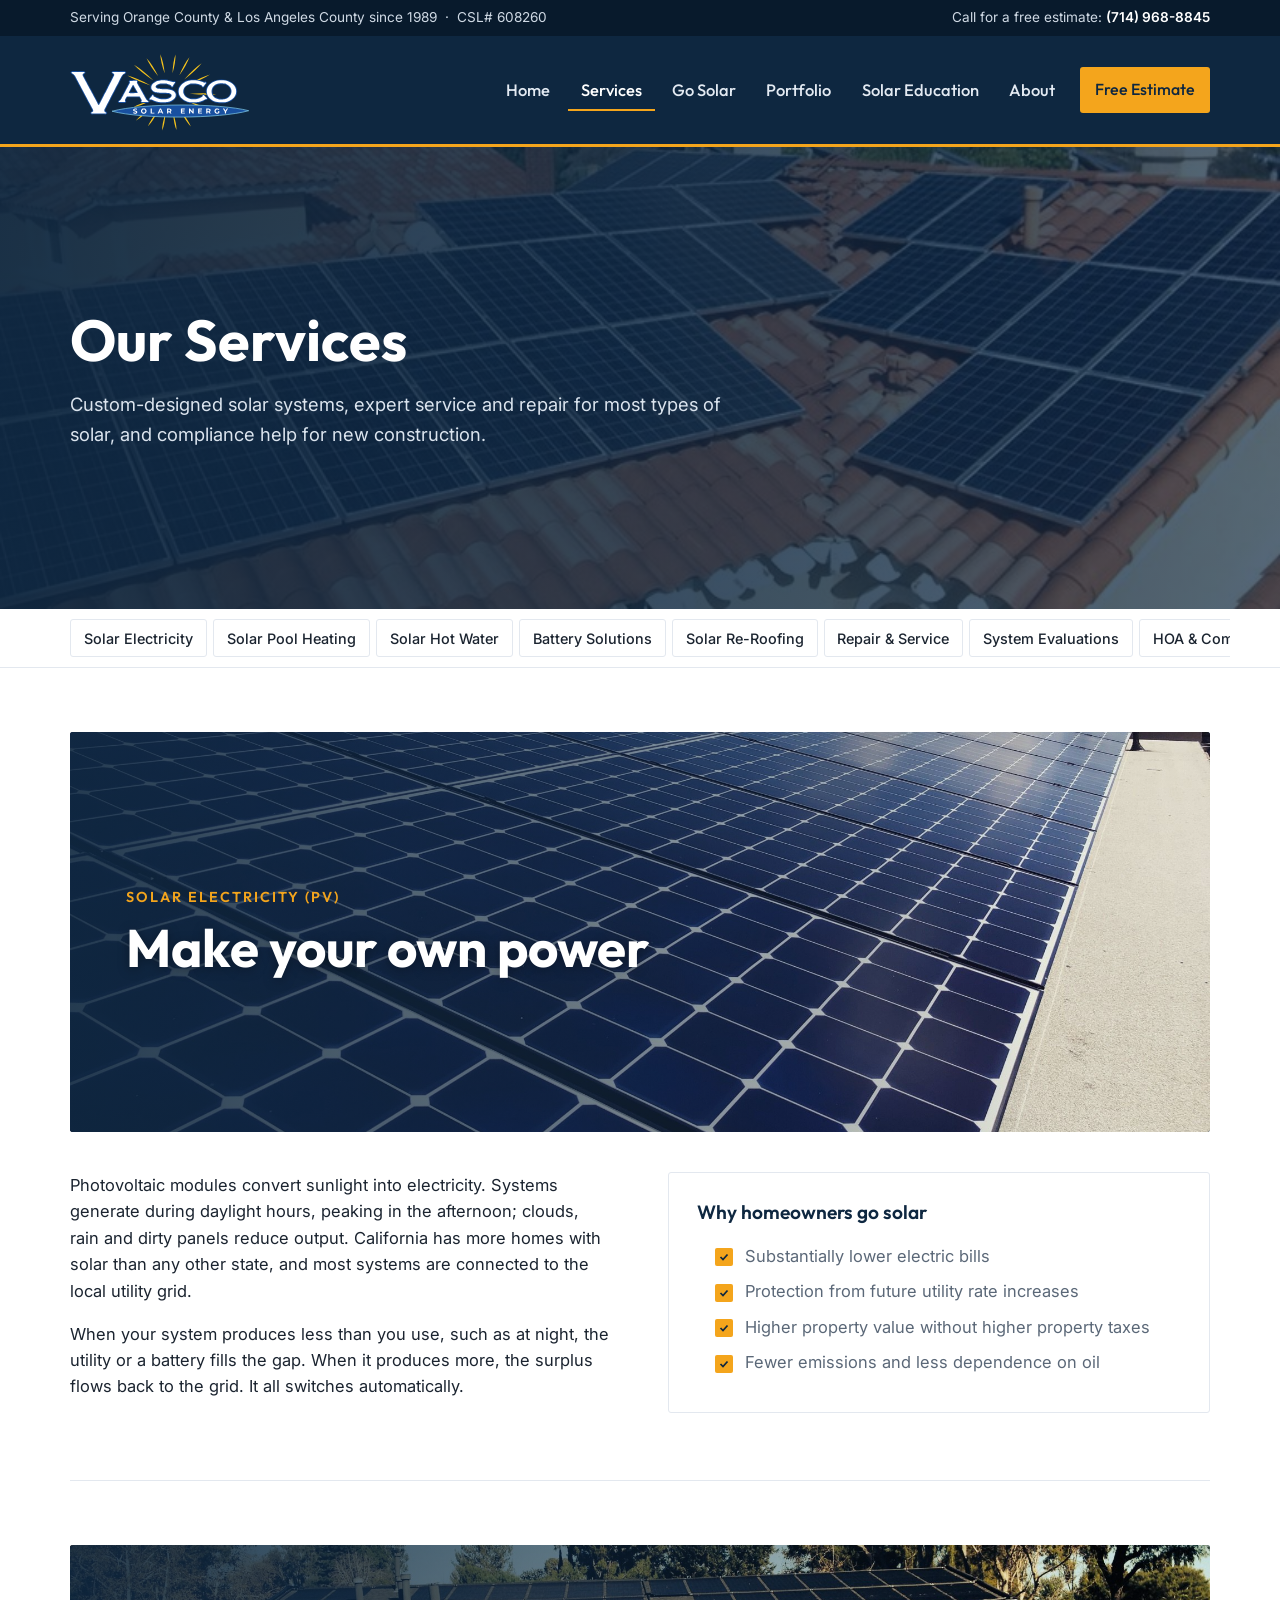
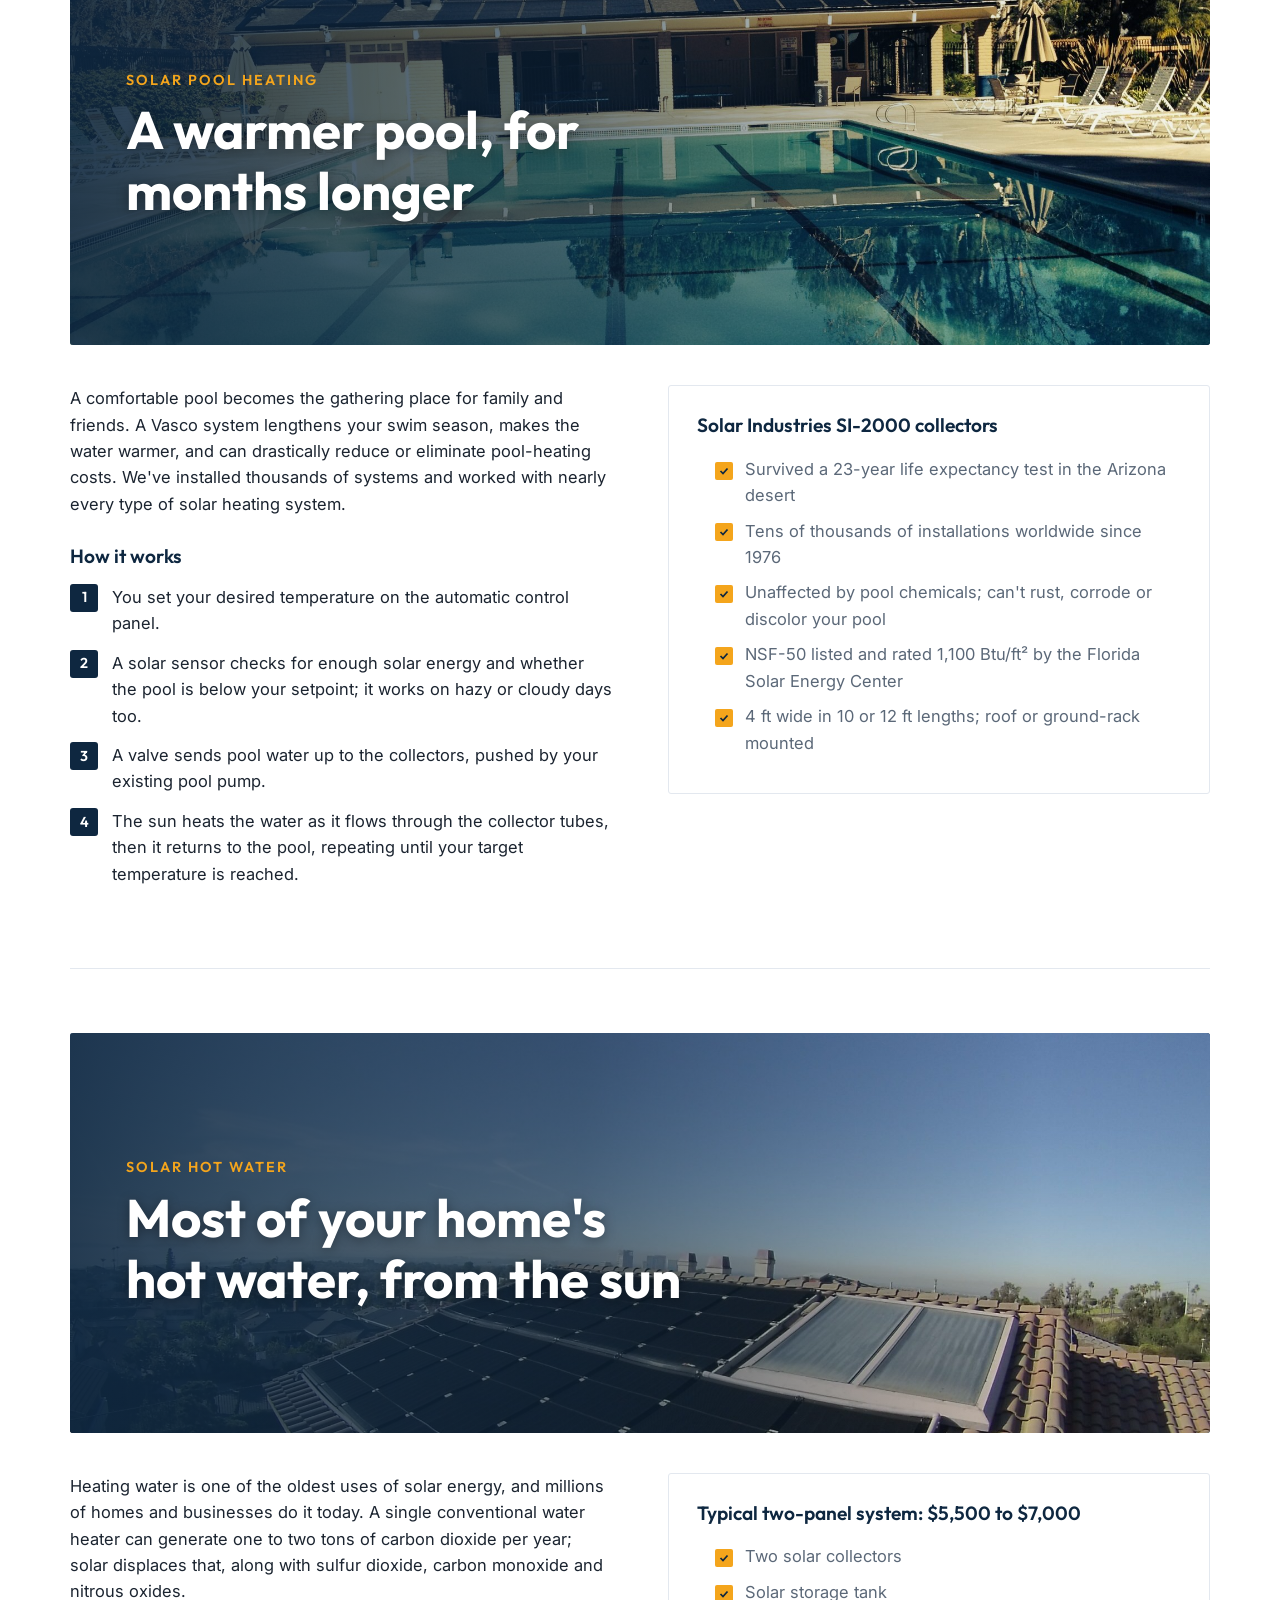
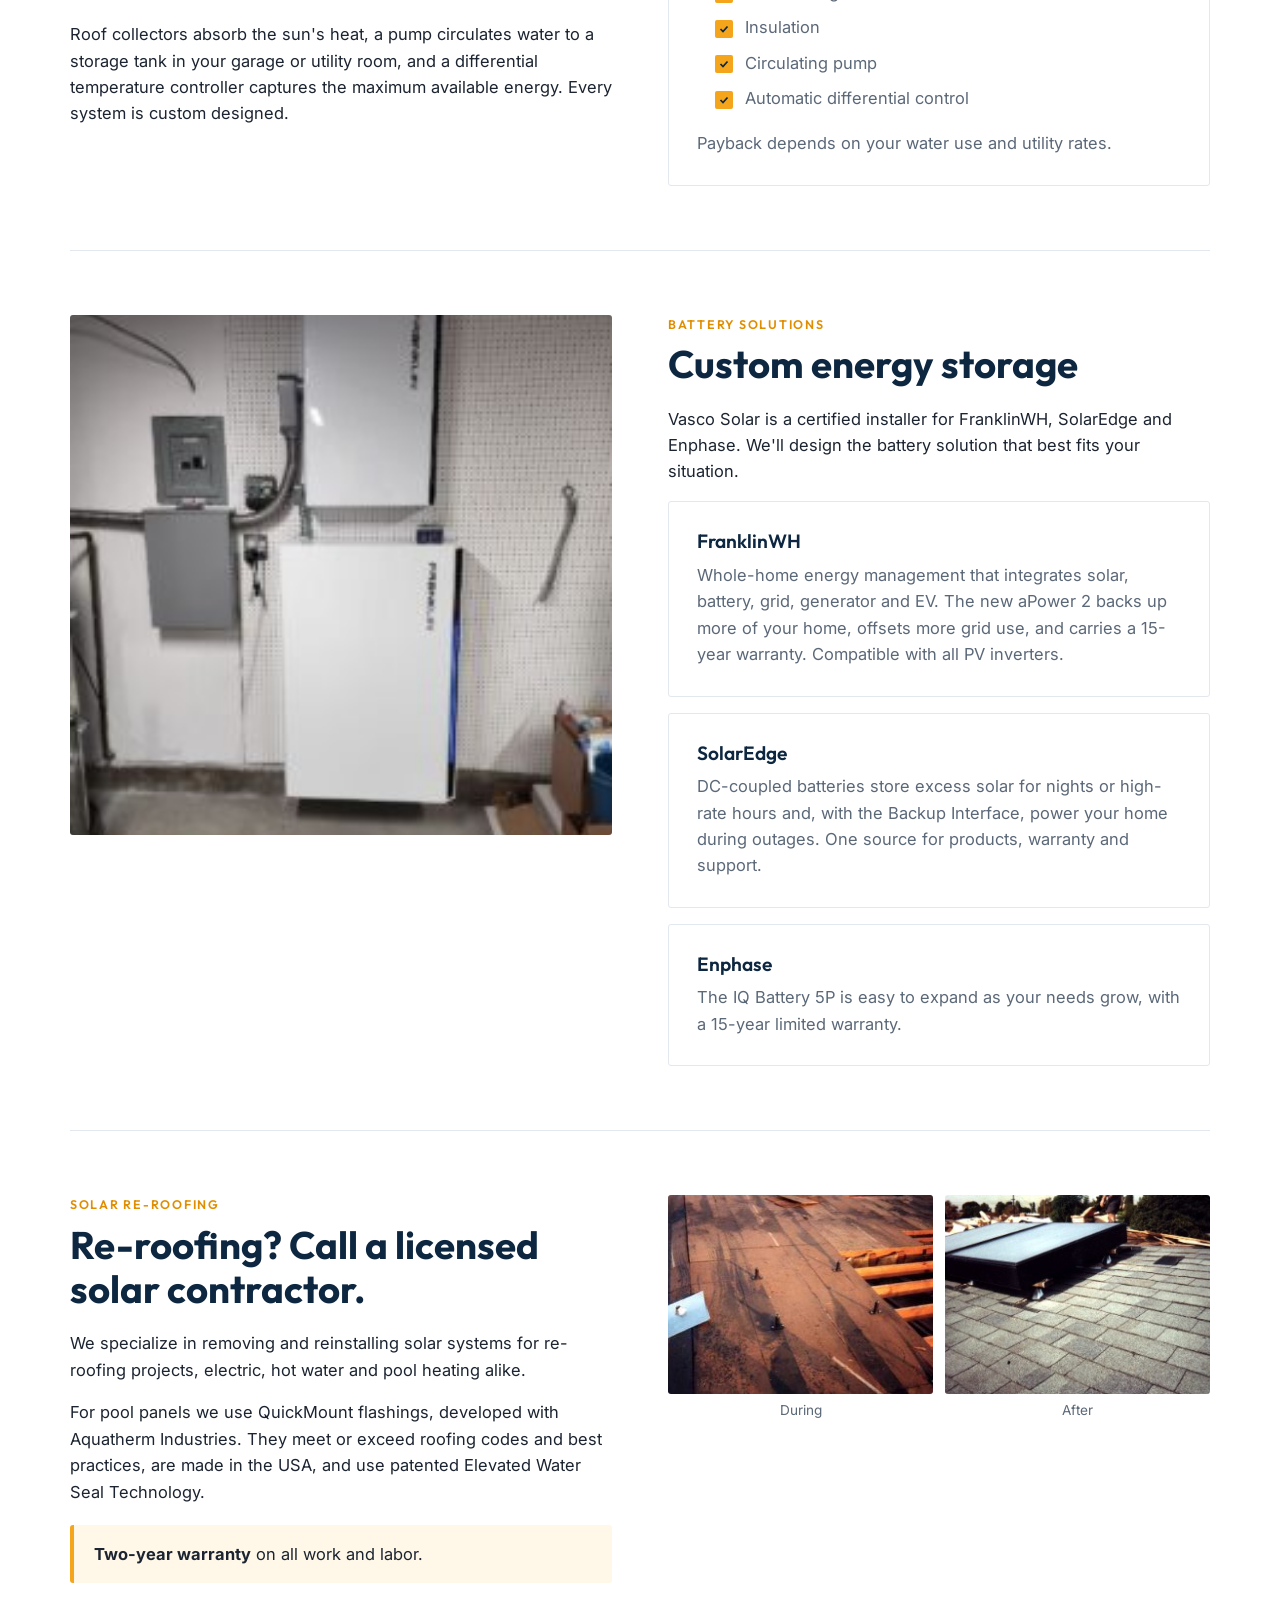
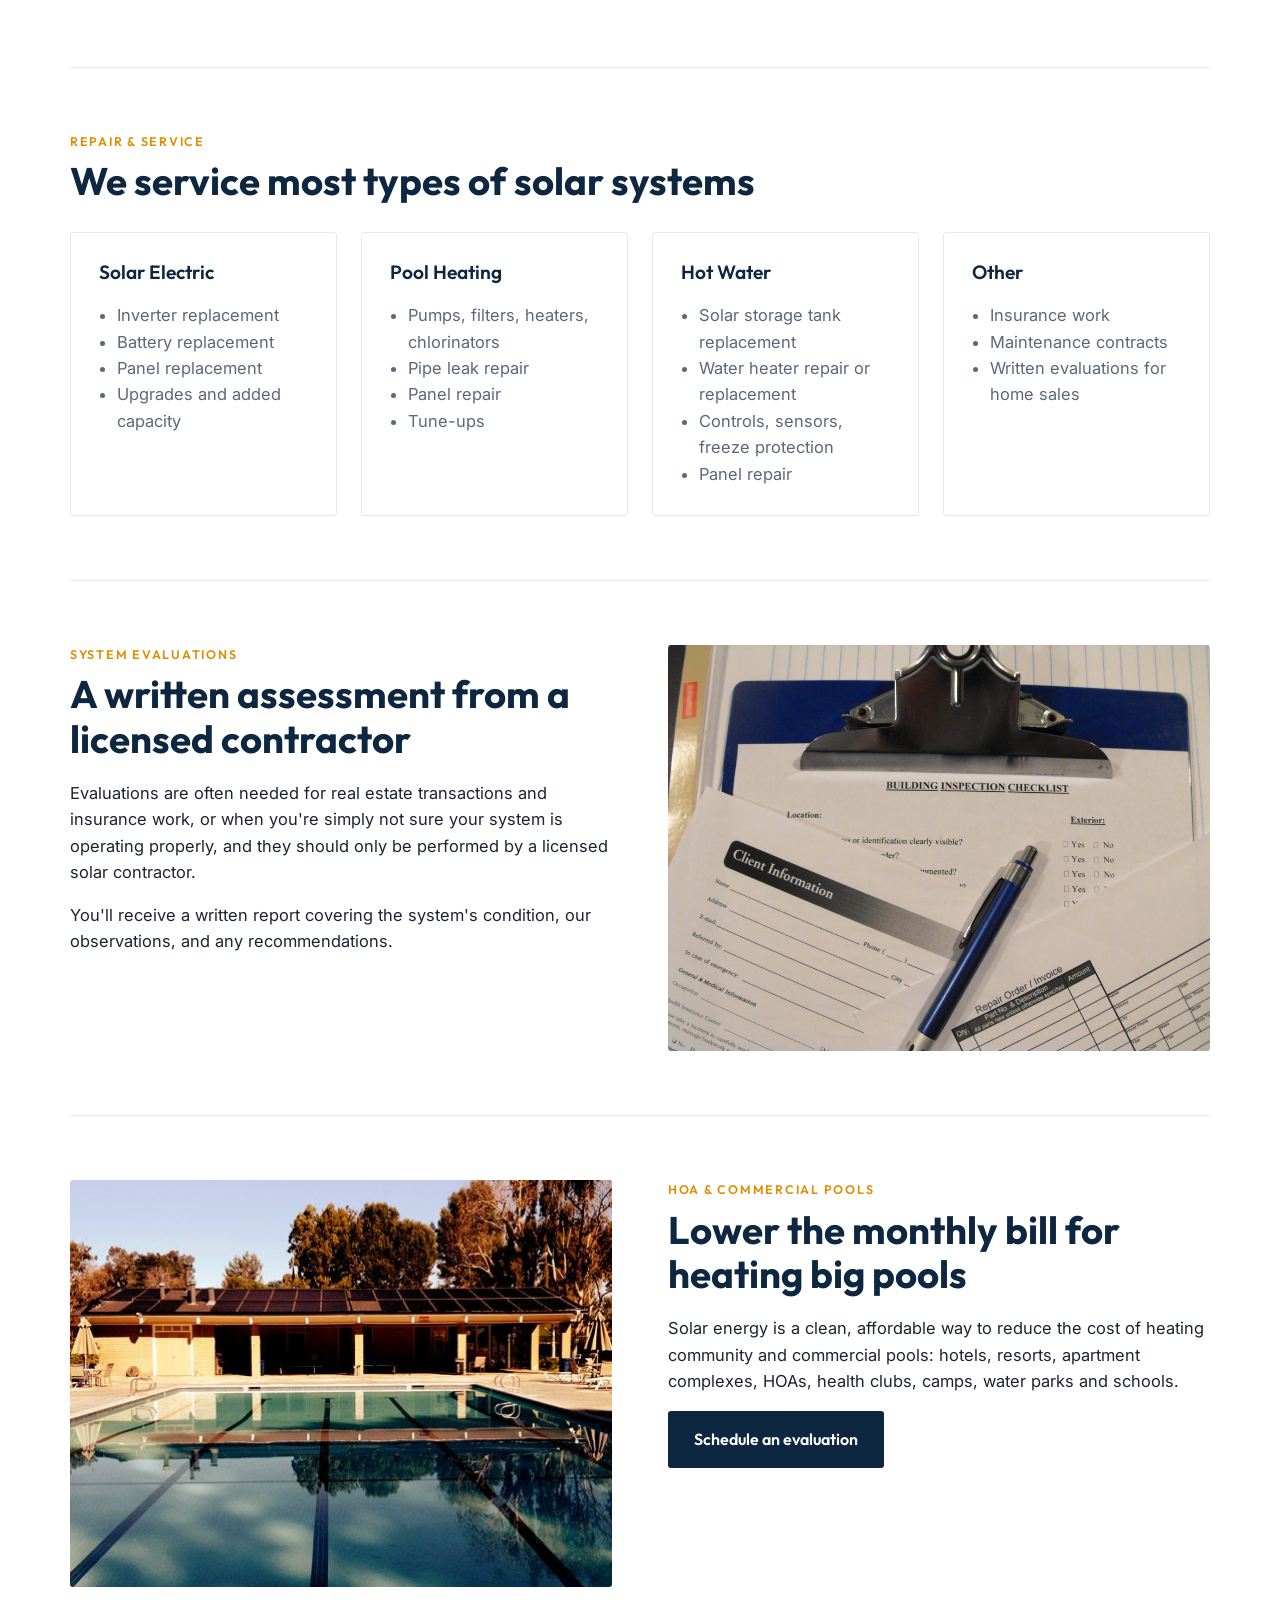
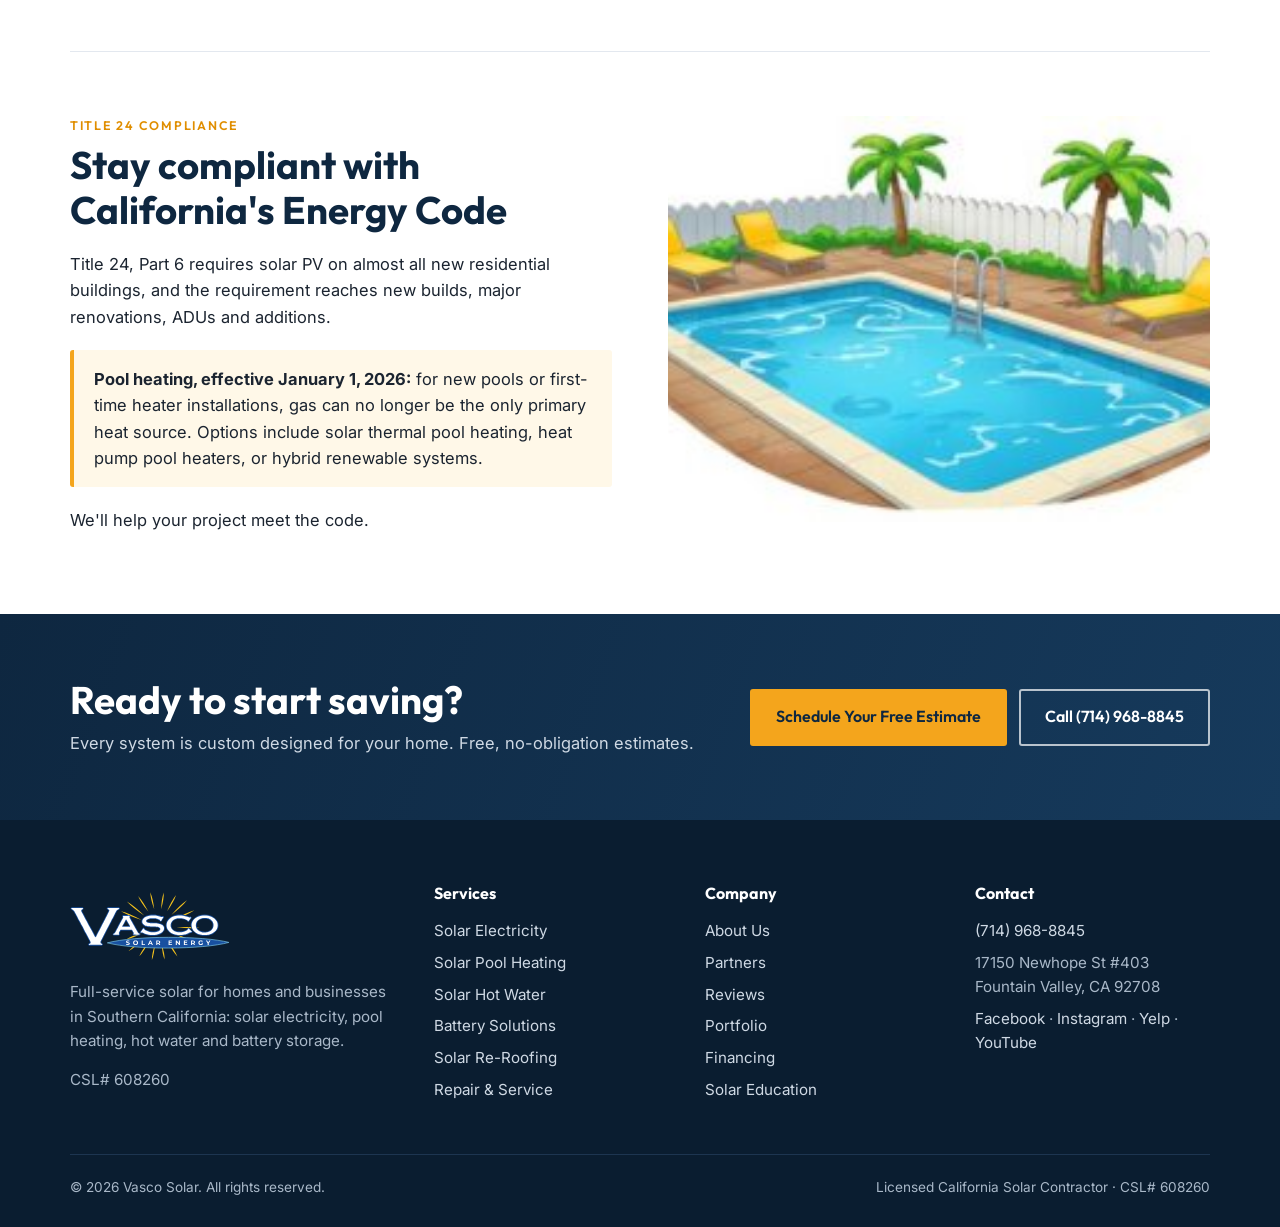
<file: services.html>
<!doctype html>
<html lang="en">
<head>
<meta charset="utf-8">
<meta name="viewport" content="width=device-width,initial-scale=1">
<title>Services | Vasco Solar</title>
<meta name="description" content="Solar electricity, pool heating, hot water, batteries, re-roofing, repair, evaluations, commercial pools and Title 24 compliance from Vasco Solar.">
<meta property="og:title" content="Services | Vasco Solar">
<meta property="og:description" content="Solar electricity, pool heating, hot water, batteries, re-roofing, repair, evaluations, commercial pools and Title 24 compliance from Vasco Solar.">
<meta property="og:image" content="assets/brand/kit/social-share.jpg">
<link rel="icon" href="assets/brand/kit/favicon.ico">
<link rel="apple-touch-icon" href="assets/brand/kit/apple-touch-icon.png">
<link rel="preconnect" href="https://fonts.googleapis.com">
<link rel="preconnect" href="https://fonts.gstatic.com" crossorigin>
<link href="https://fonts.googleapis.com/css2?family=Inter:wght@400;500;600&family=Outfit:wght@500;600;700&display=swap" rel="stylesheet">
<link rel="stylesheet" href="assets/css/site.css">
</head>
<body>
<div class="topbar"><div class="wrap"><span>Serving Orange County &amp; Los Angeles County since 1989 &nbsp;·&nbsp; CSL# 608260</span><span>Call for a free estimate: <a href="tel:+17149688845">(714) 968-8845</a></span></div></div>
<header class="site"><div class="wrap">
  <a class="brand" href="index.html"><img src="assets/img/vasco-logo-reverse.svg" alt="Vasco Solar Energy"></a>
  <button class="menu-btn" aria-label="Menu">&#9776;</button>
  <nav class="main"><a href="index.html">Home</a><a href="services.html" class="active">Services</a><a href="go-solar.html">Go Solar</a><a href="portfolio.html">Portfolio</a><a href="learn.html">Solar Education</a><a href="about.html">About</a><a class="btn btn-sun" href="contact.html">Free Estimate</a></nav>
</div></header>
<main>
<section class="page-hero" style="background-image:url(assets/img/pv-banner.jpg)"><div class="wrap"><h1>Our Services</h1><p>Custom-designed solar systems, expert service and repair for most types of solar, and compliance help for new construction.</p></div></section><nav class="subnav"><div class="wrap"><a href="#solar-electricity">Solar Electricity</a><a href="#pool-heating">Solar Pool Heating</a><a href="#hot-water">Solar Hot Water</a><a href="#batteries">Battery Solutions</a><a href="#reroofing">Solar Re-Roofing</a><a href="#repair">Repair &amp; Service</a><a href="#evaluations">System Evaluations</a><a href="#commercial">HOA &amp; Commercial Pools</a><a href="#title-24">Title 24 Compliance</a></div></nav>
<div class="wrap">

<div class="svc" id="solar-electricity"><div class="svc-banner"><img src="assets/img/pv-01.jpg" alt="Rooftop solar electric panels installed by Vasco Solar" style="object-position:center 70%"><div class="ov"><span class="eyebrow">Solar Electricity (PV)</span><h2>Make your own power</h2></div></div><div class="split">
 <div>
 <p>Photovoltaic modules convert sunlight into electricity.  Systems generate during daylight hours, peaking in the afternoon; clouds, rain and dirty panels reduce output.  California has more homes with solar than any other state, and most systems are connected to the local utility grid.</p>
 <p>When your system produces less than you use, such as at night, the utility or a battery fills the gap.  When it produces more, the surplus flows back to the grid.  It all switches automatically.</p></div>
 <div class="card"><h3>Why homeowners go solar</h3><ul class="checks"><li>Substantially lower electric bills</li><li>Protection from future utility rate increases</li><li>Higher property value without higher property taxes</li><li>Fewer emissions and less dependence on oil</li></ul></div>
</div></div>

<div class="svc" id="pool-heating"><div class="svc-banner"><img src="assets/img/pool-01.jpg" alt="Community pool heated by Vasco Solar pool collectors" style="object-position:center 55%"><div class="ov"><span class="eyebrow">Solar Pool Heating</span><h2>A warmer pool, for months longer</h2></div></div><div class="split">
 <div>
 <p>A comfortable pool becomes the gathering place for family and friends.  A Vasco system lengthens your swim season, makes the water warmer, and can drastically reduce or eliminate pool-heating costs.  We've installed thousands of systems and worked with nearly every type of solar heating system.</p>
 <h3 style="margin-top:28px">How it works</h3>
 <ol class="steps"><li>You set your desired temperature on the automatic control panel.</li><li>A solar sensor checks for enough solar energy and whether the pool is below your setpoint; it works on hazy or cloudy days too.</li><li>A valve sends pool water up to the collectors, pushed by your existing pool pump.</li><li>The sun heats the water as it flows through the collector tubes, then it returns to the pool, repeating until your target temperature is reached.</li></ol></div>
 <div class="card"><h3>Solar Industries SI-2000 collectors</h3>
 <ul class="checks"><li>Survived a 23-year life expectancy test in the Arizona desert</li><li>Tens of thousands of installations worldwide since 1976</li><li>Unaffected by pool chemicals; can't rust, corrode or discolor your pool</li><li>NSF-50 listed and rated 1,100 Btu/ft² by the Florida Solar Energy Center</li><li>4 ft wide in 10 or 12 ft lengths; roof or ground-rack mounted</li></ul></div>
</div></div>

<div class="svc" id="hot-water"><div class="svc-banner"><img src="assets/img/pool-08.jpg" alt="Solar hot water collectors on a tile roof in Corona del Mar" style="object-position:center 35%"><div class="ov"><span class="eyebrow">Solar Hot Water</span><h2>Most of your home's hot water, from the sun</h2></div></div><div class="split">
 <div>
 <p>Heating water is one of the oldest uses of solar energy, and millions of homes and businesses do it today.  A single conventional water heater can generate one to two tons of carbon dioxide per year; solar displaces that, along with sulfur dioxide, carbon monoxide and nitrous oxides.</p>
 <p>Roof collectors absorb the sun's heat, a pump circulates water to a storage tank in your garage or utility room, and a differential temperature controller captures the maximum available energy.  Every system is custom designed.</p></div>
 <div class="card"><h3>Typical two-panel system: $5,500 to $7,000</h3>
 <ul class="checks"><li>Two solar collectors</li><li>Solar storage tank</li><li>Insulation</li><li>Circulating pump</li><li>Automatic differential control</li></ul>
 <p style="margin-top:.6em">Payback depends on your water use and utility rates.</p></div>
</div></div>

<div class="svc" id="batteries"><div class="split">
 <img src="assets/img/battery-01.jpg" alt="Home battery storage installed by Vasco Solar" loading="lazy" style="aspect-ratio:3/4;max-height:520px">
 <div><span class="eyebrow">Battery Solutions</span><h2>Custom energy storage</h2>
 <p>Vasco Solar is a certified installer for FranklinWH, SolarEdge and Enphase.  We'll design the battery solution that best fits your situation.</p>
 <div class="grid" style="gap:16px">
  <div class="card"><h3>FranklinWH</h3><p>Whole-home energy management that integrates solar, battery, grid, generator and EV.  The new aPower 2 backs up more of your home, offsets more grid use, and carries a 15-year warranty.  Compatible with all PV inverters.</p></div>
  <div class="card"><h3>SolarEdge</h3><p>DC-coupled batteries store excess solar for nights or high-rate hours and, with the Backup Interface, power your home during outages.  One source for products, warranty and support.</p></div>
  <div class="card"><h3>Enphase</h3><p>The IQ Battery 5P is easy to expand as your needs grow, with a 15-year limited warranty.</p></div>
 </div></div>
</div></div>

<div class="svc" id="reroofing"><div class="split">
 <div><span class="eyebrow">Solar Re-Roofing</span><h2>Re-roofing?  Call a licensed solar contractor.</h2>
 <p>We specialize in removing and reinstalling solar systems for re-roofing projects, electric, hot water and pool heating alike.</p>
 <p>For pool panels we use QuickMount flashings, developed with Aquatherm Industries.  They meet or exceed roofing codes and best practices, are made in the USA, and use patented Elevated Water Seal Technology.</p>
 <div class="note"><b>Two-year warranty</b> on all work and labor.</div></div>
 <div class="pair"><figure><img src="assets/img/roof-before.jpg" alt="Solar hot water system during re-roof" loading="lazy"><figcaption>During</figcaption></figure><figure><img src="assets/img/roof-after.jpg" alt="Solar hot water system after re-roof" loading="lazy"><figcaption>After</figcaption></figure></div>
</div></div>

<div class="svc" id="repair"><span class="eyebrow">Repair &amp; Service</span><h2>We service most types of solar systems</h2>
 <div class="grid g4" style="margin-top:28px">
  <div class="card"><h3>Solar Electric</h3><ul><li>Inverter replacement</li><li>Battery replacement</li><li>Panel replacement</li><li>Upgrades and added capacity</li></ul></div>
  <div class="card"><h3>Pool Heating</h3><ul><li>Pumps, filters, heaters, chlorinators</li><li>Pipe leak repair</li><li>Panel repair</li><li>Tune-ups</li></ul></div>
  <div class="card"><h3>Hot Water</h3><ul><li>Solar storage tank replacement</li><li>Water heater repair or replacement</li><li>Controls, sensors, freeze protection</li><li>Panel repair</li></ul></div>
  <div class="card"><h3>Other</h3><ul><li>Insurance work</li><li>Maintenance contracts</li><li>Written evaluations for home sales</li></ul></div>
 </div></div>

<div class="svc" id="evaluations"><div class="split">
 <div><span class="eyebrow">System Evaluations</span><h2>A written assessment from a licensed contractor</h2>
 <p>Evaluations are often needed for real estate transactions and insurance work, or when you're simply not sure your system is operating properly, and they should only be performed by a licensed solar contractor.</p>
 <p>You'll receive a written report covering the system's condition, our observations, and any recommendations.</p></div>
 <img src="assets/img/inspection.jpg" alt="Solar system inspection form" loading="lazy">
</div></div>

<div class="svc" id="commercial"><div class="split">
 <img src="assets/img/hoa.jpg" alt="Commercial pool heated with solar" loading="lazy">
 <div><span class="eyebrow">HOA &amp; Commercial Pools</span><h2>Lower the monthly bill for heating big pools</h2>
 <p>Solar energy is a clean, affordable way to reduce the cost of heating community and commercial pools: hotels, resorts, apartment complexes, HOAs, health clubs, camps, water parks and schools.</p>
 <p><a class="btn btn-navy" href="contact.html">Schedule an evaluation</a></p></div>
</div></div>

<div class="svc" id="title-24"><div class="split">
 <div><span class="eyebrow">Title 24 Compliance</span><h2>Stay compliant with California's Energy Code</h2>
 <p>Title 24, Part 6 requires solar PV on almost all new residential buildings, and the requirement reaches new builds, major renovations, ADUs and additions.</p>
 <div class="note"><b>Pool heating, effective January 1, 2026:</b> for new pools or first-time heater installations, gas can no longer be the only primary heat source.  Options include solar thermal pool heating, heat pump pool heaters, or hybrid renewable systems.</div>
 <p>We'll help your project meet the code.</p></div>
 <img src="assets/img/title24-pool.jpg" alt="Pool heating under Title 24" loading="lazy">
</div></div>

</div>

</main>
<section class="cta"><div class="wrap">
  <div><h2>Ready to start saving?</h2><p>Every system is custom designed for your home.  Free, no-obligation estimates.</p></div>
  <div class="actions"><a class="btn btn-sun" href="contact.html">Schedule Your Free Estimate</a><a class="btn btn-ghost" href="tel:+17149688845">Call (714) 968-8845</a></div>
</div></section>
<footer class="site"><div class="wrap">
  <div class="cols">
    <div><img class="logo-bw" src="assets/img/vasco-logo-reverse.svg" alt="Vasco Solar Energy">
      <p>Full-service solar for homes and businesses in Southern California: solar electricity, pool heating, hot water and battery storage.</p>
      <p>CSL# 608260</p></div>
    <div><h4>Services</h4><ul>
      <li><a href="services.html#solar-electricity">Solar Electricity</a></li><li><a href="services.html#pool-heating">Solar Pool Heating</a></li>
      <li><a href="services.html#hot-water">Solar Hot Water</a></li><li><a href="services.html#batteries">Battery Solutions</a></li>
      <li><a href="services.html#reroofing">Solar Re-Roofing</a></li><li><a href="services.html#repair">Repair &amp; Service</a></li></ul></div>
    <div><h4>Company</h4><ul>
      <li><a href="about.html">About Us</a></li><li><a href="about.html#partners">Partners</a></li><li><a href="about.html#reviews">Reviews</a></li>
      <li><a href="portfolio.html">Portfolio</a></li><li><a href="go-solar.html#financing">Financing</a></li><li><a href="learn.html">Solar Education</a></li></ul></div>
    <div><h4>Contact</h4><ul>
      <li><a href="tel:+17149688845">(714) 968-8845</a></li><li>17150 Newhope St #403<br>Fountain Valley, CA 92708</li>
      <li><a href="https://www.facebook.com/pages/Vasco-Solar-Energy/166852197671" rel="noopener">Facebook</a> · <a href="https://instagram.com/vascosolar" rel="noopener">Instagram</a> · <a href="https://www.yelp.com/biz/vasco-solar-fountain-valley" rel="noopener">Yelp</a> · <a href="https://www.youtube.com/channel/UChk1ZMSTl4NAo8vS2-lmLlQ" rel="noopener">YouTube</a></li></ul></div>
  </div>
  <div class="legal"><span>&copy; <span class="year">2026</span> Vasco Solar.  All rights reserved.</span><span>Licensed California Solar Contractor · CSL# 608260</span></div>
</div></footer>
<div class="lightbox"><button aria-label="Close">&times;</button><img alt=""></div>
<script src="assets/js/site.js"></script>
</body>
</html>
</file>
<file: assets/css/site.css>
:root{
  --navy:#0e2740; --navy-2:#163a5c; --sun:#f4a51c; --sun-2:#e08e00;
  --ink:#1b2430; --muted:#5b6878; --line:#e3e8ef; --bg:#ffffff; --bg-2:#f5f7fa;
  --radius:3px; --wrap:1180px; --shadow:0 1px 2px rgba(14,39,64,.06),0 8px 24px rgba(14,39,64,.08);
  --head:"Outfit",system-ui,sans-serif; --body:"Inter",system-ui,sans-serif;
}
*{box-sizing:border-box}
html{scroll-behavior:smooth;scroll-padding-top:88px}
body{margin:0;font-family:var(--body);color:var(--ink);background:var(--bg);line-height:1.6;font-size:16.5px}
img{max-width:100%;display:block}
a{color:var(--navy-2)}
h1,h2,h3,h4{font-family:var(--head);line-height:1.15;margin:0 0 .5em;color:var(--navy)}
h1{font-size:clamp(2.2rem,5vw,3.6rem);font-weight:700}
h2{font-size:clamp(1.7rem,3.2vw,2.4rem);font-weight:700}
h3{font-size:1.2rem;font-weight:600}
p{margin:0 0 1em}
.wrap{max-width:var(--wrap);margin:0 auto;padding:0 20px}
.eyebrow{font-family:var(--head);font-weight:600;letter-spacing:.14em;text-transform:uppercase;font-size:.78rem;color:var(--sun-2);margin-bottom:.6em;display:block}
.lede{font-size:1.12rem;color:var(--muted);max-width:720px}
.center{text-align:center}.center .lede{margin-left:auto;margin-right:auto}

/* buttons: squared */
.btn{display:inline-flex;align-items:center;justify-content:center;gap:.5em;padding:.85em 1.5em;border-radius:var(--radius);font-family:var(--head);font-weight:600;font-size:1rem;text-decoration:none;border:2px solid transparent;cursor:pointer;transition:.15s}
.btn-sun{background:var(--sun);color:var(--navy)}.btn-sun:hover{background:var(--sun-2)}
.btn-ghost{border-color:rgba(255,255,255,.7);color:#fff}.btn-ghost:hover{background:#fff;color:var(--navy)}
.btn-navy{background:var(--navy);color:#fff}.btn-navy:hover{background:var(--navy-2)}

/* top bar + header */
.topbar{background:var(--navy);color:#cfd9e4;font-size:.85rem}
.topbar .wrap{display:flex;justify-content:space-between;gap:16px;padding-top:7px;padding-bottom:7px;flex-wrap:wrap}
.topbar a{color:#fff;text-decoration:none;font-weight:600}
header.site{position:sticky;top:0;z-index:50;background:rgba(255,255,255,.97);backdrop-filter:blur(8px);border-bottom:1px solid var(--line)}
header.site .wrap{display:flex;align-items:center;justify-content:space-between;height:76px;gap:20px}
.brand img{height:48px;width:auto}
nav.main{display:flex;align-items:center;gap:4px}
nav.main a{font-family:var(--head);font-weight:500;color:var(--ink);text-decoration:none;padding:.5em .8em;border-radius:var(--radius)}
nav.main a:hover,nav.main a.active{color:var(--navy);background:var(--bg-2)}
nav.main a.btn{margin-left:8px;color:var(--navy)}
.menu-btn{display:none;background:none;border:1px solid var(--line);border-radius:var(--radius);padding:8px 12px;font-size:1.2rem;cursor:pointer}
@media (max-width:980px){
  .menu-btn{display:block}
  nav.main{display:none;position:absolute;top:76px;left:0;right:0;background:#fff;flex-direction:column;align-items:stretch;padding:12px 20px 20px;border-bottom:1px solid var(--line);box-shadow:var(--shadow)}
  nav.main.open{display:flex}
  nav.main a.btn{margin:8px 0 0}
}

/* hero */
.hero{position:relative;color:#fff;background:var(--navy) center/cover no-repeat;min-height:600px;display:flex;align-items:center}
.hero::before{content:"";position:absolute;inset:0;background:linear-gradient(100deg,rgba(14,39,64,.94) 0%,rgba(14,39,64,.78) 45%,rgba(14,39,64,.25) 100%)}
.hero .wrap{position:relative;padding-top:80px;padding-bottom:80px;width:100%}
.hero h1{color:#fff;max-width:760px}
.hero h1 em{font-style:normal;color:var(--sun)}
.hero p{font-size:1.2rem;color:#dbe4ee;max-width:620px}
.hero .actions{display:flex;gap:12px;flex-wrap:wrap;margin-top:28px}
.page-hero{background:var(--navy) center/cover;color:#fff;position:relative}
.page-hero::before{content:"";position:absolute;inset:0;background:linear-gradient(90deg,rgba(14,39,64,.95),rgba(14,39,64,.7))}
.page-hero .wrap{position:relative;padding-top:72px;padding-bottom:72px}
.page-hero h1{color:#fff;margin-bottom:.3em}
.page-hero p{color:#dbe4ee;font-size:1.15rem;max-width:680px;margin:0}

/* stats */
.stats{background:#fff;border-bottom:1px solid var(--line)}
.stats .wrap{display:grid;grid-template-columns:repeat(4,1fr)}
.stat{padding:28px 20px;border-right:1px solid var(--line);text-align:center}
.stat:last-child{border-right:0}
.stat b{display:block;font-family:var(--head);font-size:1.9rem;color:var(--navy);line-height:1.1}
.stat span{color:var(--muted);font-size:.9rem}
@media (max-width:760px){.stats .wrap{grid-template-columns:1fr 1fr}.stat:nth-child(2){border-right:0}.stat:nth-child(-n+2){border-bottom:1px solid var(--line)}}

/* sections */
section{padding:88px 0}
section.alt{background:var(--bg-2)}
section.dark{background:var(--navy);color:#dbe4ee}
section.dark h2,section.dark h3{color:#fff}
.head{margin-bottom:44px}

/* card grids — equal height, aligned */
.grid{display:grid;gap:24px}
.g3{grid-template-columns:repeat(3,1fr)}.g2{grid-template-columns:repeat(2,1fr)}.g4{grid-template-columns:repeat(4,1fr)}
@media (max-width:980px){.g3,.g4{grid-template-columns:1fr 1fr}}
@media (max-width:640px){.g3,.g4,.g2{grid-template-columns:1fr}}
.card{background:#fff;border:1px solid var(--line);border-radius:var(--radius);padding:28px;display:flex;flex-direction:column;height:100%}
.card .ico{width:46px;height:46px;border-radius:var(--radius);background:#fff4dd;color:var(--sun-2);display:grid;place-items:center;margin-bottom:16px}
.card .ico svg{width:24px;height:24px}
.card p{color:var(--muted);margin:0}
.card ul{margin:.6em 0 0;padding-left:1.1em;color:var(--muted)}
.card.photo{padding:0;overflow:hidden}
.card.photo img{aspect-ratio:16/10;object-fit:cover;width:100%;background:var(--bg-2)}
.card.photo .body{padding:24px;flex:1}

/* split blocks */
.split{display:grid;grid-template-columns:1fr 1fr;gap:56px;align-items:center}
.split img{border-radius:var(--radius);width:100%;aspect-ratio:4/3;object-fit:cover;background:var(--bg-2)}
@media (max-width:860px){.split{grid-template-columns:1fr;gap:28px}}
.checks{list-style:none;padding:0;margin:1em 0}
.checks li{padding-left:30px;position:relative;margin-bottom:.55em}
.checks li::before{content:"";position:absolute;left:0;top:.35em;width:18px;height:18px;border-radius:2px;background:var(--sun) url("data:image/svg+xml,%3Csvg xmlns='http://www.w3.org/2000/svg' viewBox='0 0 24 24' fill='none' stroke='%230e2740' stroke-width='3.5'%3E%3Cpath d='M5 12l5 5 9-10'/%3E%3C/svg%3E") center/12px no-repeat}

/* service detail blocks */
.svc{padding:64px 0;border-bottom:1px solid var(--line)}
.svc:last-child{border-bottom:0}
.svc .split{align-items:start}
.steps{counter-reset:s;list-style:none;padding:0;margin:1em 0}
.steps li{counter-increment:s;padding-left:42px;position:relative;margin-bottom:.8em}
.steps li::before{content:counter(s);position:absolute;left:0;top:0;width:28px;height:28px;border-radius:var(--radius);background:var(--navy);color:#fff;font-family:var(--head);font-weight:600;display:grid;place-items:center;font-size:.9rem}
.pair{display:grid;grid-template-columns:1fr 1fr;gap:12px}
.pair figure{margin:0}.pair img{aspect-ratio:4/3;object-fit:cover;width:100%;border-radius:var(--radius)}
.pair figcaption{font-size:.85rem;color:var(--muted);margin-top:6px;text-align:center}
.note{background:#fff8e8;border-left:4px solid var(--sun);padding:16px 20px;border-radius:var(--radius);margin:1.2em 0}
.subnav{position:sticky;top:76px;z-index:20;background:#fff;border-bottom:1px solid var(--line)}
.subnav .wrap{display:flex;gap:6px;overflow-x:auto;padding-top:10px;padding-bottom:10px}
.subnav a{white-space:nowrap;text-decoration:none;color:var(--ink);font-size:.9rem;font-weight:500;padding:.45em .9em;border:1px solid var(--line);border-radius:var(--radius)}
.subnav a:hover{border-color:var(--sun);color:var(--navy)}

/* reviews */
.review{background:#fff;border:1px solid var(--line);border-radius:var(--radius);padding:28px;display:flex;flex-direction:column;height:100%}
.stars{color:var(--sun);letter-spacing:2px;margin-bottom:10px}
.review p{flex:1;color:var(--ink)}
.review .who{font-family:var(--head);font-weight:600;color:var(--navy)}
.review .src{font-size:.85rem;color:var(--muted)}

/* logos */
.logos{display:grid;grid-template-columns:repeat(6,1fr);gap:16px}
.logos div{background:#fff;border:1px solid var(--line);border-radius:var(--radius);height:96px;display:grid;place-items:center;padding:16px}
.logos img{max-height:56px;width:auto;object-fit:contain;filter:grayscale(1);opacity:.8;transition:.2s}
.logos div:hover img{filter:none;opacity:1}
@media (max-width:860px){.logos{grid-template-columns:repeat(3,1fr)}}
.partner{display:flex;gap:20px;align-items:center}
.partner .lg{flex:0 0 130px;height:80px;display:grid;place-items:center;border:1px solid var(--line);border-radius:var(--radius);padding:10px;background:#fff}
.partner .lg img{max-height:60px;object-fit:contain}

/* awards */
.awards{display:flex;gap:28px;align-items:center;justify-content:center;flex-wrap:wrap}
.awards img{height:120px;width:auto}

/* portfolio */
.filters{display:flex;gap:8px;justify-content:center;margin-bottom:32px;flex-wrap:wrap}
.filters button{font-family:var(--head);font-weight:500;font-size:.95rem;padding:.6em 1.2em;border:1px solid var(--line);background:#fff;border-radius:var(--radius);cursor:pointer}
.filters button.on{background:var(--navy);color:#fff;border-color:var(--navy)}
.gallery{display:grid;grid-template-columns:repeat(4,1fr);gap:12px}
.gallery figure{margin:0;position:relative;overflow:hidden;border-radius:var(--radius);cursor:zoom-in;background:var(--bg-2)}
.gallery img{aspect-ratio:1/1;object-fit:cover;width:100%;transition:transform .3s}
.gallery figure:hover img{transform:scale(1.04)}
.gallery figcaption{position:absolute;left:0;right:0;bottom:0;padding:24px 12px 10px;background:linear-gradient(transparent,rgba(14,39,64,.85));color:#fff;font-size:.85rem;font-weight:500}
@media (max-width:860px){.gallery{grid-template-columns:repeat(2,1fr)}}
.lightbox{position:fixed;inset:0;background:rgba(5,15,25,.92);display:none;align-items:center;justify-content:center;z-index:100;padding:24px}
.lightbox.open{display:flex}
.lightbox img{max-height:86vh;max-width:92vw;border-radius:var(--radius)}
.lightbox button{position:absolute;top:16px;right:20px;background:none;border:0;color:#fff;font-size:2.2rem;cursor:pointer}

/* FAQ — answers always shown */
.faq{border-top:1px solid var(--line)}
.faq-item{padding:22px 0;border-bottom:1px solid var(--line)}
.faq-item h3{font-size:1.08rem;margin-bottom:.4em}
.faq-item p,.faq-item ul{color:var(--muted);margin:0}
.faq-item ul{padding-left:1.2em;margin-top:.4em}

/* table */
table.data{width:100%;border-collapse:collapse;background:#fff;border:1px solid var(--line)}
table.data th,table.data td{text-align:left;padding:12px 16px;border-bottom:1px solid var(--line);vertical-align:top}
table.data th{background:var(--bg-2);font-family:var(--head);font-weight:600;color:var(--navy);cursor:pointer;user-select:none;white-space:nowrap}
table.data th::after{content:" \2195";color:#9aa7b6;font-size:.85em}
table.data th.asc::after{content:" \2191";color:var(--sun-2)}
table.data th.desc::after{content:" \2193";color:var(--sun-2)}

/* CTA band */
.cta{background:linear-gradient(110deg,var(--navy) 0%,var(--navy-2) 100%);color:#fff;padding:64px 0}
.cta .wrap{display:flex;justify-content:space-between;align-items:center;gap:28px;flex-wrap:wrap}
.cta h2{color:#fff;margin:0 0 .2em}.cta p{margin:0;color:#cfd9e4}
.cta .actions{display:flex;gap:12px;flex-wrap:wrap}

/* forms */
form.estimate{display:grid;grid-template-columns:1fr 1fr;gap:16px}
form.estimate .full{grid-column:1/-1}
form.estimate label{display:block;font-weight:600;font-size:.9rem;margin-bottom:6px;color:var(--navy)}
form.estimate input,form.estimate textarea,form.estimate select{width:100%;padding:.8em .9em;border:1px solid #cbd4df;border-radius:var(--radius);font:inherit;background:#fff}
form.estimate input:focus,form.estimate textarea:focus{outline:2px solid var(--sun);border-color:var(--sun)}
form.estimate fieldset{border:0;padding:0;margin:0}
.chips{display:grid;grid-template-columns:repeat(3,1fr);gap:8px}
.chips label{display:flex;align-items:center;gap:8px;font-weight:500;border:1px solid var(--line);padding:.6em .8em;border-radius:var(--radius);cursor:pointer;margin:0;color:var(--ink)}
.chips input{width:auto}
@media (max-width:640px){form.estimate{grid-template-columns:1fr}.chips{grid-template-columns:1fr 1fr}}
.form-msg{display:none;padding:14px 16px;border-radius:var(--radius);background:#eaf6ee;color:#1d5c34}
.info-list{list-style:none;padding:0;margin:0}
.info-list li{display:flex;gap:14px;padding:16px 0;border-bottom:1px solid var(--line)}
.info-list svg{flex:0 0 22px;width:22px;height:22px;color:var(--sun-2);margin-top:2px}
.map{border:0;width:100%;height:320px;border-radius:var(--radius);margin-top:24px}

/* footer */
footer.site{background:#0a1d30;color:#a9b8c8;padding:64px 0 28px;font-size:.95rem}
footer.site .cols{display:grid;grid-template-columns:1.4fr 1fr 1fr 1fr;gap:36px}
footer.site h4{color:#fff;font-size:1rem;margin-bottom:1em}
footer.site a{color:#cfd9e4;text-decoration:none}
footer.site a:hover{color:var(--sun)}
footer.site ul{list-style:none;padding:0;margin:0}
footer.site li{margin-bottom:.5em}
footer.site .logo-bw{height:46px;width:auto;margin-bottom:16px}
footer.site .legal{border-top:1px solid #1d3550;margin-top:44px;padding-top:22px;display:flex;justify-content:space-between;flex-wrap:wrap;gap:12px;font-size:.85rem}
@media (max-width:860px){footer.site .cols{grid-template-columns:1fr 1fr}}
@media (max-width:520px){footer.site .cols{grid-template-columns:1fr}}

/* small screens */
@media (max-width:640px){
  .topbar .wrap>span:first-child{display:none}
  .topbar .wrap{justify-content:center}
  .hero{min-height:0}
  .hero .actions .btn,.cta .actions .btn{width:100%}
  .stat b{font-size:1.45rem}
  .stat span{font-size:.82rem}
  section{padding:64px 0}
}

/* larger logo */
html{scroll-padding-top:116px}
header.site .wrap{height:104px}
.brand img{height:84px}
.subnav{top:104px}
footer.site .logo-bw{height:68px}
@media (max-width:980px){nav.main{top:104px}}
@media (max-width:640px){
  html{scroll-padding-top:92px}
  header.site .wrap{height:80px}
  .brand img{height:60px}
  .subnav{top:80px}
  nav.main{top:80px}
}

/* California solar rules table */
.table-scroll{overflow-x:auto;margin-top:20px;border:1px solid var(--line);border-radius:var(--radius)}
table.rules{border:0;min-width:900px}
table.rules td:nth-child(1){width:20%}
table.rules td:nth-child(2),table.rules td:nth-child(3){white-space:nowrap}
table.rules td:nth-child(4){color:var(--muted);font-size:.95rem}
table.rules td:nth-child(5){width:16%;font-size:.9rem}
.reviewed{font-size:.88rem;color:var(--muted);margin:0}
.chip{display:inline-block;padding:.2em .6em;border-radius:2px;font-size:.8rem;font-weight:600;font-family:var(--head)}
.chip-active{background:#e6f4ea;color:#1d5c34}
.chip-ending{background:#fdecc8;color:#8a5300}
.chip-coming{background:#e3eefb;color:#164a85}
.chip-ended{background:#eceff3;color:#55606e}

/* dark header so the logo reads */
.topbar{background:#081a2c}
header.site{background:var(--navy);border-bottom:3px solid var(--sun);backdrop-filter:none}
header.site .wrap{height:108px}
.brand img{height:90px;width:auto}
nav.main a{color:#e3eaf2}
nav.main a:hover{color:#fff;background:rgba(255,255,255,.08)}
nav.main a.active{color:#fff;background:transparent;box-shadow:inset 0 -2px 0 var(--sun);border-radius:0}
nav.main a.btn{color:var(--navy);box-shadow:none;border-radius:var(--radius)}
.menu-btn{color:#fff;border-color:rgba(255,255,255,.3)}
.subnav{top:111px}
html{scroll-padding-top:124px}
footer.site .logo-bw{height:80px}
@media (max-width:980px){nav.main{top:111px;background:var(--navy);border-bottom:3px solid var(--sun)}}
@media (max-width:640px){
  header.site .wrap{height:84px}
  .brand img{height:66px}
  .subnav{top:87px}
  nav.main{top:87px}
  html{scroll-padding-top:98px}
}

/* home: What We Do — bigger heading, service boxes link to details */
.whatwedo h2{font-size:clamp(2.6rem,5.6vw,4.1rem);letter-spacing:-.01em;margin-bottom:.3em}
.whatwedo h2::after{content:"";display:block;width:72px;height:4px;background:var(--sun);margin:.35em auto 0}
.card-link{position:relative;text-decoration:none;color:inherit;transition:transform .18s,box-shadow .18s,border-color .18s;padding-bottom:52px}
.card-link:hover,.card-link:focus-visible{transform:translateY(-4px);box-shadow:var(--shadow);border-color:var(--sun)}
.card-link .go{position:absolute;right:22px;bottom:16px;width:32px;height:32px;display:grid;place-items:center;background:var(--navy);color:#fff;border-radius:var(--radius);font-size:1.1rem;transition:background .18s}
.card-link:hover .go{background:var(--sun);color:var(--navy)}

/* Google / Yelp ratings */
.ratings{display:grid;grid-template-columns:repeat(2,minmax(0,1fr));gap:20px;max-width:760px;margin:0 auto}
.rating{display:flex;align-items:center;gap:16px;background:#fff;border:1px solid var(--line);border-radius:var(--radius);padding:18px 20px;text-decoration:none;color:var(--ink);transition:border-color .18s,box-shadow .18s}
.rating:hover{border-color:var(--sun);box-shadow:var(--shadow)}
.rlogo{flex:0 0 48px;height:48px;display:grid;place-items:center;border-radius:var(--radius);font:700 1.6rem var(--head);color:#fff}
.rl-g{background:#4285f4}.rl-y{background:#d32323}
.rbody{flex:1;display:grid;grid-template-columns:auto 1fr;align-items:center;column-gap:10px;row-gap:2px}
.rbody b{font-family:var(--head);font-size:1.8rem;color:var(--navy);line-height:1}
.rbody small{grid-column:1/-1;color:var(--muted);font-size:.88rem}
.rstars{position:relative;display:inline-block;color:#d6dce4;letter-spacing:2px;font-size:1.1rem;line-height:1}
.rstars::before{content:"★★★★★";position:absolute;left:0;top:0;width:var(--pct);overflow:hidden;color:var(--sun);white-space:nowrap}
.rgo{font-family:var(--head);font-weight:600;font-size:.88rem;color:var(--navy-2);white-space:nowrap}
.ratings-asof{text-align:center;font-size:.8rem;color:var(--muted);margin:10px 0 36px}
@media (max-width:700px){.ratings{grid-template-columns:1fr}.rgo{display:none}}

/* about: center an odd last card so the grid stays balanced */
@media (min-width:641px){.grid.g2>.card:last-child:nth-child(odd){grid-column:1/-1;justify-self:center;width:calc(50% - 12px)}}

/* services: photo banner on top with the heading over it */
.svc-banner{position:relative;border-radius:var(--radius);overflow:hidden;margin-bottom:40px;background:var(--navy)}
.svc-banner img{width:100%;height:clamp(240px,32vw,400px);object-fit:cover}
.svc-banner::before{content:"";position:absolute;inset:0;z-index:1;background:linear-gradient(90deg,rgba(14,39,64,.9) 0%,rgba(14,39,64,.6) 45%,rgba(14,39,64,.05) 85%)}
.svc-banner .ov{position:absolute;z-index:2;left:0;bottom:0;top:0;display:flex;flex-direction:column;justify-content:center;padding:0 clamp(24px,5vw,56px);max-width:680px}
.svc-banner .eyebrow{color:var(--sun);font-size:.9rem}
.svc-banner h2{color:#fff;font-size:clamp(2rem,4.4vw,3.3rem);margin:0;text-shadow:0 2px 12px rgba(0,0,0,.35)}
.svc .split>.card{height:auto}

/* solar education: solar panel tiles */
.spanels{display:flex;flex-wrap:wrap;justify-content:center;gap:28px 24px}
.spanel{--tilt:0deg;position:relative;flex:0 0 calc(25% - 18px);min-width:210px;padding:0 0 22px;border:0;background:none;cursor:pointer;font:inherit;text-align:left;perspective:800px}
.spanel .cells{position:relative;display:flex;flex-direction:column;aspect-ratio:4/5;padding:22px 20px 18px;overflow:hidden;border-radius:4px;color:#fff;
  border:8px solid #c9d2dc;outline:1px solid #8c99a8;
  background:
   linear-gradient(rgba(255,255,255,.16) 1px,transparent 1px) 0 0/100% 16.66%,
   linear-gradient(90deg,rgba(255,255,255,.16) 1px,transparent 1px) 0 0/25% 100%,
   linear-gradient(90deg,transparent 49.6%,rgba(220,230,240,.25) 49.6%,rgba(220,230,240,.25) 50.4%,transparent 50.4%),
   linear-gradient(155deg,#2a64a8 0%,#163d6b 45%,#0b2340 100%);
  box-shadow:0 10px 24px rgba(14,39,64,.28);transform:rotateX(var(--tilt));transform-origin:bottom center;transition:transform .35s cubic-bezier(.2,.8,.2,1),box-shadow .35s,filter .35s}
.spanel .legs{position:absolute;left:22%;right:22%;bottom:0;height:24px;border-left:5px solid #8c99a8;border-right:5px solid #8c99a8}
.spanel .legs::after{content:"";position:absolute;left:-14px;right:-14px;bottom:0;height:5px;background:#8c99a8;border-radius:2px}
.spanel .pico{width:48px;height:48px;display:grid;place-items:center;background:rgba(244,165,28,.16);border:1px solid rgba(244,165,28,.55);border-radius:var(--radius);color:var(--sun);margin-bottom:auto}
.spanel .pico svg{width:26px;height:26px}
.spanel .pt{font:700 1.3rem/1.15 var(--head);margin-top:18px;text-shadow:0 1px 6px rgba(0,0,0,.4)}
.spanel .ps{color:#c7d6e6;font-size:.92rem;margin-top:4px}
.spanel .meter{display:block;height:6px;margin-top:14px;background:rgba(255,255,255,.15);border-radius:2px;overflow:hidden}
.spanel .meter i{display:block;height:100%;width:12%;background:linear-gradient(90deg,var(--sun),#ffd56a);transition:width .6s ease}
.spanel .tap{font-family:var(--head);font-weight:600;font-size:.78rem;letter-spacing:.12em;text-transform:uppercase;color:var(--sun);margin-top:8px}
.spanel .glint{position:absolute;top:-30%;left:-60%;width:40%;height:160%;background:linear-gradient(90deg,transparent,rgba(255,255,255,.45),transparent);transform:skewX(-20deg);pointer-events:none}
.spanel .sun-pop{position:absolute;z-index:3;top:-14px;right:-6px;width:46px;height:46px;border-radius:50%;background:radial-gradient(circle,#ffe08a 0 40%,var(--sun) 41% 62%,transparent 63%);box-shadow:0 0 0 0 rgba(244,165,28,.5);transform:scale(0) rotate(-90deg);transition:transform .35s cubic-bezier(.3,1.6,.5,1)}
.spanel .sun-pop::before{content:"";position:absolute;inset:-9px;border-radius:50%;background:repeating-conic-gradient(var(--sun) 0 8deg,transparent 8deg 30deg);-webkit-mask:radial-gradient(circle,transparent 58%,#000 60%);mask:radial-gradient(circle,transparent 58%,#000 60%);animation:spin 8s linear infinite}
.spanel:hover,.spanel:focus-visible{--tilt:10deg;outline:none}
.spanel:hover .cells,.spanel:focus-visible .cells{box-shadow:0 18px 36px rgba(14,39,64,.38),0 0 0 3px var(--sun)}
.spanel:hover .glint,.spanel:focus-visible .glint{animation:glint .9s ease}
.spanel:hover .sun-pop,.spanel:focus-visible .sun-pop{transform:scale(1) rotate(0)}
.spanel:hover .meter i,.spanel:focus-visible .meter i{width:100%}
.spanel.zap .cells{animation:zap .45s ease}
@keyframes glint{from{left:-60%}to{left:130%}}
@keyframes spin{to{transform:rotate(360deg)}}
@keyframes zap{0%{filter:brightness(1)}40%{filter:brightness(1.8) saturate(1.3)}100%{filter:brightness(1)}}
@media (max-width:980px){.spanel{flex-basis:calc(33.33% - 16px)}}
@media (max-width:700px){.spanels{gap:20px 14px}.spanel{flex-basis:calc(50% - 7px);min-width:0}.spanel .cells{aspect-ratio:3/4;padding:16px 14px 14px;border-width:6px}.spanel .pt{font-size:1.08rem}.spanel .tap{display:none}}
@media (prefers-reduced-motion:reduce){.spanel .cells,.spanel .sun-pop,.spanel .meter i{transition:none}.spanel .glint,.spanel .sun-pop::before,.spanel.zap .cells{animation:none}}

/* solar education: pop-up panel */
dialog.edu{width:min(1060px,94vw);max-height:88vh;padding:0;border:0;border-top:6px solid var(--sun);border-radius:var(--radius);box-shadow:0 30px 80px rgba(5,15,25,.45);color:var(--ink)}
dialog.edu::backdrop{background:rgba(8,26,44,.72)}
dialog.edu[open]{animation:popin .28s cubic-bezier(.2,.9,.3,1.2)}
@keyframes popin{from{opacity:0;transform:translateY(24px) scale(.96)}to{opacity:1;transform:none}}
.edu-head{position:sticky;top:0;z-index:2;display:flex;align-items:center;gap:14px;padding:18px 24px;background:var(--navy);color:#fff}
.edu-head .pico{flex:0 0 40px;height:40px;display:grid;place-items:center;background:rgba(244,165,28,.16);border:1px solid rgba(244,165,28,.55);border-radius:var(--radius);color:var(--sun)}
.edu-head .pico svg{width:22px;height:22px}
.edu-head h2{flex:1;color:#fff;margin:0;font-size:clamp(1.3rem,2.6vw,1.8rem)}
.edu-x{flex:0 0 40px;height:40px;border:1px solid rgba(255,255,255,.35);background:none;color:#fff;font-size:1.7rem;line-height:1;border-radius:var(--radius);cursor:pointer}
.edu-x:hover{background:var(--sun);color:var(--navy);border-color:var(--sun)}
.edu-body{padding:24px clamp(18px,3vw,32px) 32px}
.edu-body .lede{max-width:none}
@media (max-width:640px){dialog.edu{width:100vw;max-width:100vw;max-height:92vh;margin:auto 0 0;border-radius:6px 6px 0 0}}
</file>
